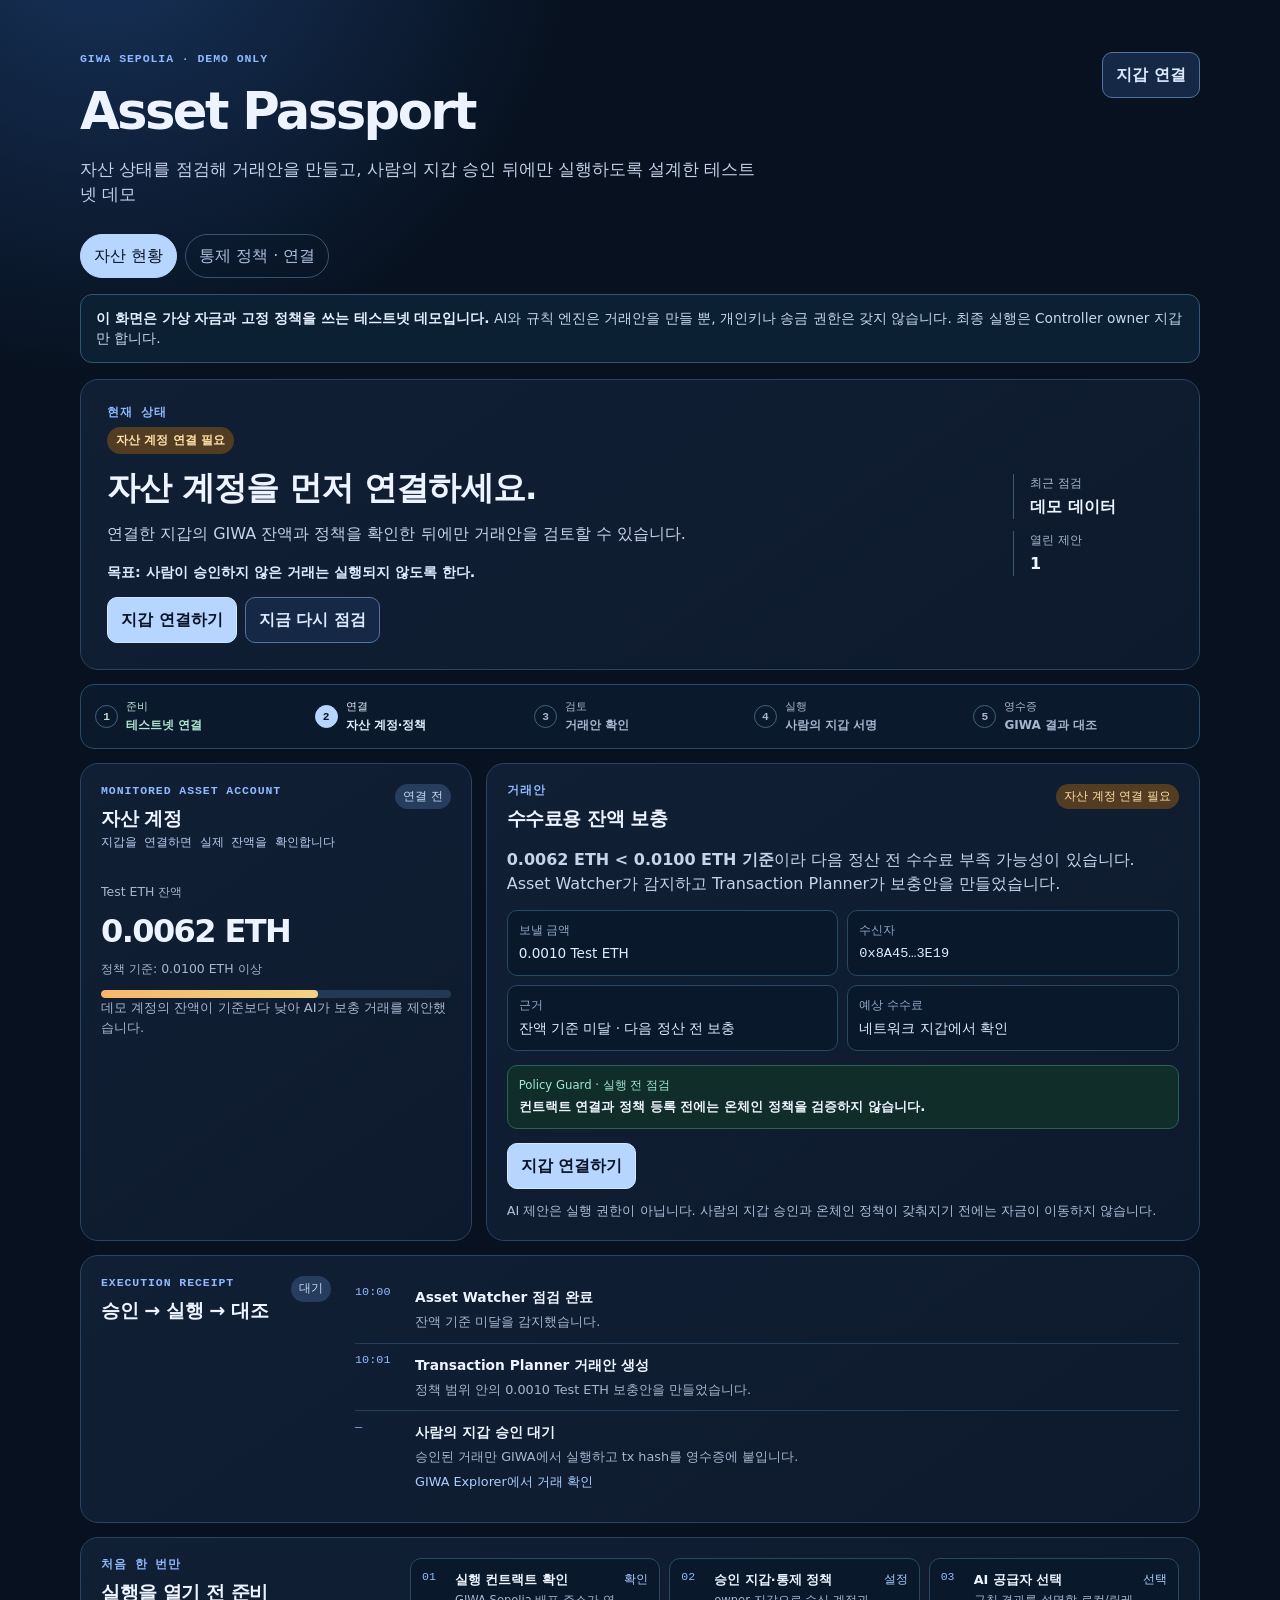
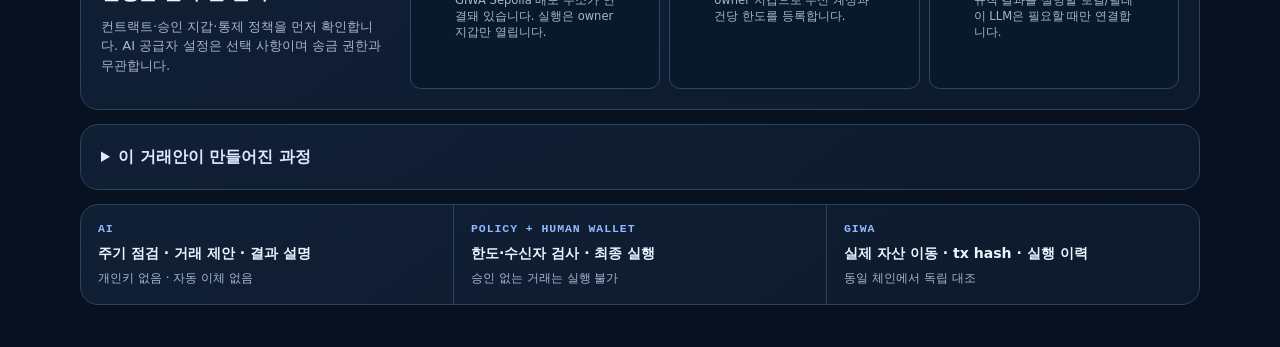
<file: app/index.html>
<!doctype html>
<html lang="ko">
  <head>
    <meta charset="UTF-8" />
    <meta name="viewport" content="width=device-width, initial-scale=1.0" />
    <meta name="description" content="Asset Passport, AI-assisted on-chain asset operations demo" />
    <title>Asset Passport — On-chain AssetOps</title>
    <link rel="stylesheet" href="styles.css" />
  </head>
  <body>
    <main class="shell" data-view="operations">
      <header class="topbar">
        <div>
          <p class="eyebrow">GIWA Sepolia · Demo only</p>
          <h1>Asset Passport</h1>
          <p class="subtitle">자산 상태를 점검해 거래안을 만들고, 사람의 지갑 승인 뒤에만 실행하도록 설계한 테스트넷 데모</p>
        </div>
        <button id="wallet-button" class="button secondary" type="button">지갑 연결</button>
      </header>

      <nav class="view-tabs" aria-label="Asset Passport 화면">
        <button class="view-tab active" type="button" data-view="operations" aria-pressed="true">자산 현황</button>
        <button class="view-tab" type="button" data-view="settings" aria-pressed="false">통제 정책 · 연결</button>
      </nav>

      <aside class="notice">
        <strong>이 화면은 가상 자금과 고정 정책을 쓰는 테스트넷 데모입니다.</strong> AI와 규칙 엔진은 거래안을 만들 뿐, 개인키나 송금 권한은 갖지 않습니다. 최종 실행은 Controller owner 지갑만 합니다.
      </aside>

      <section class="operations-only hero" aria-labelledby="hero-title">
        <div>
          <p class="eyebrow">현재 상태</p>
          <p id="hero-state" class="state waiting">자산 계정 연결 필요</p>
          <h2 id="hero-title">자산 계정을 먼저 연결하세요.</h2>
          <p id="hero-copy">연결한 지갑이 Controller owner인지 확인한 뒤에만 온체인 정책과 거래안을 검토합니다.</p>
          <p class="hero-goal">목표: 사람이 승인하지 않은 거래는 실행되지 않도록 한다.</p>
          <div class="hero-actions">
            <button id="hero-primary-action" class="button primary" type="button">준비 사항 보기</button>
            <button id="run-watcher" class="button secondary" type="button">지금 다시 점검</button>
          </div>
        </div>
        <dl class="hero-metric"><div><dt>최근 점검</dt><dd id="last-scan">데모 데이터</dd></div><div><dt>열린 제안</dt><dd id="proposal-count">1</dd></div></dl>
      </section>

      <section class="operations-only journey-rail" aria-label="거래 진행 상태">
        <ol>
          <li data-journey-phase="prepare"><span>1</span><div><small>준비</small><strong>테스트넷 연결</strong></div></li>
          <li data-journey-phase="connect"><span>2</span><div><small>연결</small><strong>자산 계정·정책</strong></div></li>
          <li data-journey-phase="review"><span>3</span><div><small>검토</small><strong>거래안 확인</strong></div></li>
          <li data-journey-phase="execute"><span>4</span><div><small>실행</small><strong>사람의 지갑 서명</strong></div></li>
          <li data-journey-phase="receipt"><span>5</span><div><small>영수증</small><strong>GIWA 결과 대조</strong></div></li>
        </ol>
      </section>

      <section class="operations-only dashboard" aria-label="온체인 자산 통제 현황">
        <article class="panel balance-panel">
          <div class="panel-heading"><div><p class="eyebrow">Monitored asset account</p><h2>자산 계정</h2></div><span id="wallet-state" class="chip">연결 전</span></div>
          <p id="account-address" class="address">지갑을 연결하면 실제 잔액을 확인합니다</p>
          <div class="balance"><span>Test ETH 잔액</span><strong id="wallet-balance">0.0062 ETH</strong><small>정책 기준: 0.0100 ETH 이상</small></div>
          <div class="meter" aria-label="잔액 정책 기준 대비"><span id="balance-meter"></span></div>
          <p id="balance-note" class="muted">데모 계정의 잔액이 기준보다 낮아 AI가 보충 거래를 제안했습니다.</p>
        </article>

        <article id="proposal-card" class="panel proposal-panel" tabindex="-1">
          <div class="panel-heading"><div><p class="eyebrow">거래안</p><h2>수수료용 잔액 보충</h2></div><span id="proposal-state" class="chip warning">준비 중</span></div>
          <p class="proposal-summary"><strong>0.0062 ETH &lt; 0.0100 ETH 기준</strong>이라 다음 정산 전 수수료 부족 가능성이 있습니다. Asset Watcher가 감지하고 Transaction Planner가 보충안을 만들었습니다.</p>
          <dl class="proposal-facts">
            <div><dt>보낼 금액</dt><dd id="proposal-amount">0.0010 Test ETH</dd></div>
            <div><dt>수신자</dt><dd id="proposal-recipient" class="address">0x8A45…3E19</dd></div>
            <div><dt>근거</dt><dd>잔액 기준 미달 · 다음 정산 전 보충</dd></div>
            <div><dt>예상 수수료</dt><dd>네트워크 지갑에서 확인</dd></div>
          </dl>
          <div class="policy-check"><span id="policy-check-state">Policy Guard · 실행 전 점검</span><strong id="policy-check-detail">컨트랙트 연결 전에는 온체인 정책을 검증하지 않습니다.</strong></div>
          <div class="proposal-actions"><button id="approve-proposal" class="button primary" type="button">테스트넷 준비 사항 보기</button><button id="reject-proposal" class="button secondary" type="button" hidden>이번 제안 보류</button></div>
          <p id="proposal-result" class="result" aria-live="polite">AI 제안은 실행 권한이 아닙니다. 사람의 지갑 승인과 온체인 정책이 갖춰지기 전에는 자금이 이동하지 않습니다.</p>
        </article>
      </section>

      <section class="operations-only receipt panel" aria-labelledby="receipt-title">
        <div class="panel-heading"><div><p class="eyebrow">Execution receipt</p><h2 id="receipt-title">승인 → 실행 → 대조</h2></div><span id="receipt-state" class="chip">대기</span></div>
        <ol id="receipt-timeline" class="timeline">
          <li><time>10:00</time><div><strong>Asset Watcher 점검 완료</strong><p>잔액 기준 미달을 감지했습니다.</p></div></li>
          <li><time>10:01</time><div><strong>Transaction Planner 거래안 생성</strong><p>정책 범위 안의 0.0010 Test ETH 보충안을 만들었습니다.</p></div></li>
          <li><time id="execution-time">—</time><div><strong id="execution-title">사람의 지갑 승인 대기</strong><p id="execution-detail">승인된 거래만 GIWA에서 실행하고 tx hash를 영수증에 붙입니다.</p><a id="receipt-explorer" class="receipt-link" hidden target="_blank" rel="noreferrer">GIWA Explorer에서 거래 확인</a></div></li>
        </ol>
      </section>

      <section id="onboarding" class="operations-only onboarding panel" aria-labelledby="onboarding-title">
        <div><p class="eyebrow">처음 한 번만</p><h2 id="onboarding-title">실행을 열기 전 준비</h2><p class="muted">컨트랙트·승인 지갑·통제 정책을 먼저 확인합니다. AI 공급자 설정은 선택 사항이며 송금 권한과 무관합니다.</p></div>
        <ol><li><span>01</span><div><strong>실행 컨트랙트 확인</strong><small>GIWA Sepolia 배포 주소가 연결돼 있습니다. 실행은 owner 지갑만 열립니다.</small></div><button class="text-button setup-link" data-setup="deployment" type="button">확인</button></li><li><span>02</span><div><strong>승인 지갑·통제 정책</strong><small>owner 지갑으로 수신 계정과 건당 한도를 등록합니다.</small></div><button class="text-button setup-link" data-setup="policy" type="button">설정</button></li><li><span>03</span><div><strong>AI 공급자 선택</strong><small>규칙 결과를 설명할 로컬/릴레이 LLM은 필요할 때만 연결합니다.</small></div><button class="text-button setup-link" data-setup="ai" type="button">선택</button></li></ol>
      </section>

      <details class="operations-only agent-details panel">
        <summary>이 거래안이 만들어진 과정</summary>
        <section class="agent-strip" aria-label="에이전트 역할">
          <article><svg class="agent-icon"><use href="assets/assetops-icons.svg#watcher"></use></svg><div><small>01 · Asset Watcher</small><strong>지갑 잔액과 예정 지급을 점검</strong><p id="watcher-status">수수료용 잔액이 설정 기준 아래입니다.</p></div><button id="watcher-run" class="text-button" type="button">다시 점검</button></article>
          <article><svg class="agent-icon"><use href="assets/assetops-icons.svg#planner"></use></svg><div><small>02 · Transaction Planner</small><strong>정책 안에서 거래안 작성</strong><p>수신자·금액·근거·예상 수수료를 정리합니다.</p></div></article>
          <article><svg class="agent-icon muted-icon"><use href="assets/assetops-icons.svg#proof"></use></svg><div><small>03 · Proof Keeper</small><strong>실행 결과를 대조하고 영수증 생성</strong><p id="proof-status">승인 뒤 GIWA 거래를 확인합니다.</p></div></article>
        </section>
      </details>

      <section class="settings-only settings-grid" aria-label="Asset Passport 설정">
        <article class="panel">
          <p class="eyebrow">Account & network</p><h2>자산 계정과 GIWA</h2>
          <dl class="settings-list"><div><dt>연결 지갑</dt><dd id="settings-account">연결 전</dd></div><div><dt>네트워크</dt><dd id="network-name">GIWA Sepolia 확인 전</dd></div><div><dt>실행 컨트랙트</dt><dd id="controller-address" class="address">연결 후 확인</dd></div><div><dt>실행 승인 지갑</dt><dd id="controller-owner" class="address">연결 후 조회</dd></div></dl>
          <button id="settings-wallet-button" class="button secondary" type="button">지갑 연결 및 네트워크 확인</button>
          <p class="muted">개인키·복구 구문은 입력받지 않습니다. MVP에서는 테스트 자금만 사용합니다.</p>
        </article>
        <article id="policy-settings" class="panel">
          <p class="eyebrow">Policy guard</p><h2><svg class="inline-icon"><use href="assets/assetops-icons.svg#policy"></use></svg>사람이 정한 실행 규칙</h2>
          <dl class="settings-list"><div><dt>건당 한도</dt><dd>0.005 Test ETH</dd></div><div><dt>승인된 수신 계정</dt><dd>보충 계정 1개</dd></div><div><dt>온체인 정책</dt><dd id="policy-contract-state">연결 후 조회</dd></div><div><dt>자동 실행</dt><dd>사용 안 함</dd></div><div><dt>검사 주기</dt><dd>매일 09:00 · 실제 스케줄러 연결 전</dd></div></dl>
          <button id="register-policy" class="button secondary" type="button">지갑으로 정책 등록</button>
          <p id="policy-result" class="result" aria-live="polite">Controller owner 지갑이 수신 계정과 한도를 등록합니다.</p>
          <p class="muted">정책 검사는 LLM이 아니라 결정적 규칙 엔진이 수행합니다. 서비스 환경에서는 서버 스케줄러가 Watcher를 호출합니다.</p>
        </article>
        <article id="ai-settings" class="panel ai-settings">
          <p class="eyebrow">AI supplier & agents</p><h2>AI는 제안하고 설명합니다</h2>
          <label>현재 공급자<select id="ai-provider"><option value="rules">내장 규칙 엔진 · LLM 미사용</option><option value="ollama">로컬 Ollama · 이 기기</option><option value="relay">외부 AI 보안 릴레이</option></select></label>
          <label>공급자 주소<input id="ai-endpoint" type="url" inputmode="url" placeholder="로컬: http://127.0.0.1:11434 / 릴레이: https://…" /></label>
          <label>모델 또는 공급자 설명<input id="ai-model" type="text" placeholder="예: llama3.2:3b" /></label>
          <div class="agent-roles"><div><strong>Asset Watcher</strong><span>잔액·일정·미확정 거래 점검</span></div><div><strong>Transaction Planner</strong><span>거래안과 근거 작성</span></div><div><strong>Proof Keeper</strong><span>GIWA 결과 대조·영수증 정리</span></div></div>
          <div class="settings-actions"><button id="save-ai-settings" class="button secondary" type="button">AI 설정 저장</button><button id="test-ai-connection" class="button secondary" type="button">연결 확인</button></div>
          <p id="ai-settings-result" class="result" aria-live="polite">LLM은 설명·요약을 보조합니다. 승인·한도 검사·송금 권한은 갖지 않습니다.</p>
        </article>
      </section>

      <section class="operations-only boundaries panel" aria-label="권한과 데이터 경계">
        <div><p class="eyebrow">AI</p><strong>주기 점검 · 거래 제안 · 결과 설명</strong><span>개인키 없음 · 자동 이체 없음</span></div>
        <div><p class="eyebrow">Policy + human wallet</p><strong>한도·수신자 검사 · 최종 실행</strong><span>승인 없는 거래는 실행 불가</span></div>
        <div><p class="eyebrow">GIWA</p><strong>실제 자산 이동 · tx hash · 실행 이력</strong><span>동일 체인에서 독립 대조</span></div>
      </section>
    </main>
    <script src="config.js"></script>
    <script type="module" src="app.js"></script>
  </body>
</html>
</file>
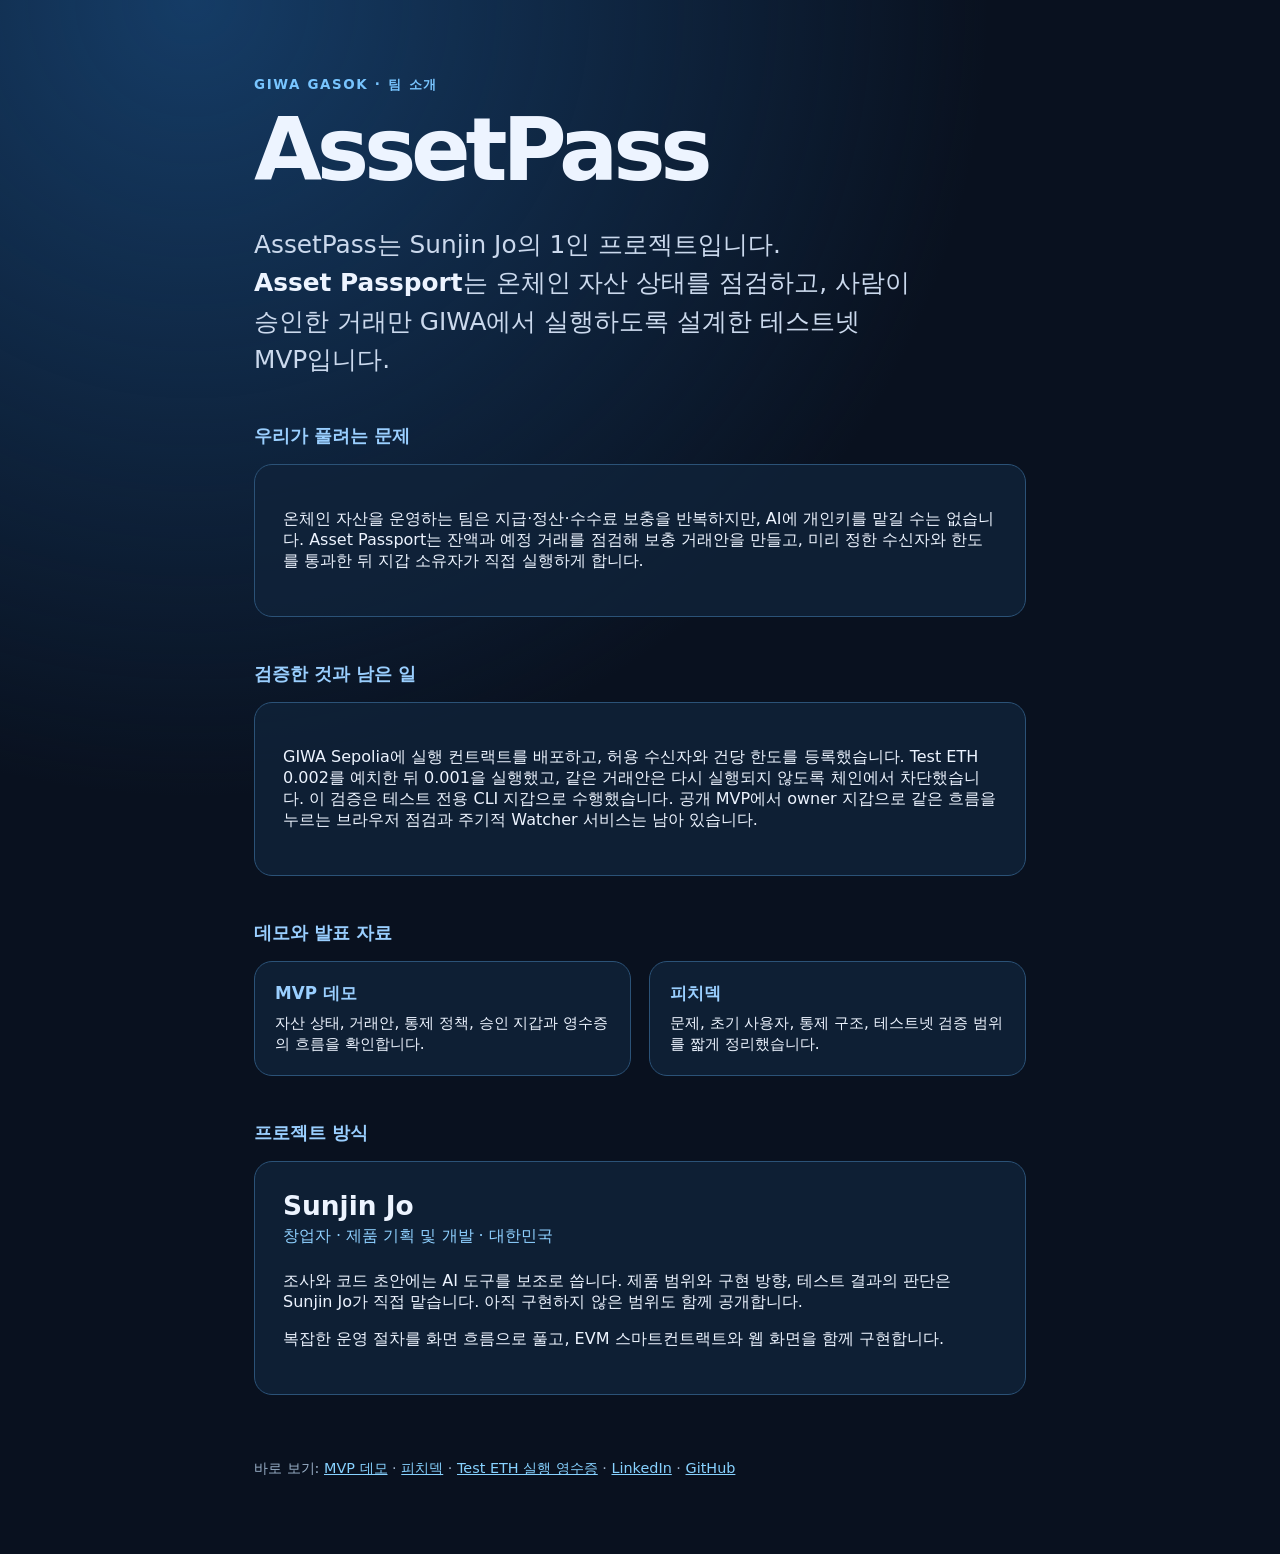
<file: docs/index.html>
<!doctype html>
<html lang="ko">
  <head>
    <meta charset="utf-8" />
    <meta name="viewport" content="width=device-width, initial-scale=1" />
    <meta name="description" content="AssetPass 팀 소개 — GIWA 테스트넷 AI 기반 온체인 자산 통제 서비스 Asset Passport." />
    <title>AssetPass — 팀 소개</title>
    <style>
      :root { color-scheme: dark; font-family: Inter, ui-sans-serif, system-ui, -apple-system, BlinkMacSystemFont, "Segoe UI", sans-serif; background: #09111f; color: #edf4ff; }
      *, *::before, *::after { box-sizing: border-box; }
      body { margin: 0; overflow-x: hidden; background: radial-gradient(circle at 15% 0%, #153c66, transparent 42%), #09111f; }
      main { width: min(100%, 820px); margin: 0 auto; padding: 76px 24px; }
      .eyebrow { color: #78c5ff; font-weight: 700; font-size: .84rem; letter-spacing: .12em; text-transform: uppercase; }
      h1 { font-size: clamp(2.6rem, 9vw, 5.5rem); margin: .25rem 0 1rem; letter-spacing: -.06em; }
      h2 { margin-top: 2.8rem; font-size: 1.1rem; color: #9acfff; }
      .lead { font-size: clamp(1.2rem, 2vw, 1.55rem); line-height: 1.55; max-width: 700px; color: #cbd9ed; word-break: keep-all; overflow-wrap: break-word; }
      .product-name { color: #edf4ff; font-weight: 750; white-space: nowrap; }
      .card { min-width: 0; margin-top: 1rem; padding: 28px; border: 1px solid #2b5277; border-radius: 18px; background: rgba(16, 35, 58, .78); }
      .visual-grid { display: grid; grid-template-columns: 1fr 1fr; gap: 18px; margin-top: 1rem; }
      .visual-card { display: block; overflow: hidden; border: 1px solid #2b5277; border-radius: 18px; background: rgba(16, 35, 58, .78); color: inherit; text-decoration: none; }
      .visual-card img { display: block; width: 100%; height: 250px; object-fit: cover; object-position: top; border-bottom: 1px solid #2b5277; }
      .visual-copy { padding: 20px; } .visual-copy strong { color: #9acfff; font-size: 1.05rem; } .visual-copy p { margin: 8px 0 0; font-size: .95rem; overflow-wrap: anywhere; }
      .name { margin: 0; font-size: 1.65rem; }
      .role { margin: .35rem 0 1.5rem; color: #8ed0ff; }
      dl { display: grid; grid-template-columns: 150px 1fr; gap: 14px 24px; margin: 0; line-height: 1.55; }
      dt { color: #9cb2ca; } dd { margin: 0; }
      ul { margin: .5rem 0 0; padding-left: 1.1rem; line-height: 1.7; }
      a { color: #87d2ff; } footer { color: #9cb2ca; margin-top: 4rem; font-size: .9rem; }
      @media (max-width: 700px) {
        main { padding: 48px 20px; }
        .card { padding: 20px; }
        .visual-grid { grid-template-columns: 1fr; }
        .card p, .lead { overflow-wrap: anywhere; }
      }
    </style>
  </head>
  <body>
    <main>
      <div class="eyebrow">GIWA GASOK · 팀 소개</div>
      <h1>AssetPass</h1>
      <p class="lead">AssetPass는 Sunjin Jo의 1인 프로젝트입니다. <span class="product-name">Asset Passport</span>는 온체인 자산 상태를 점검하고, 사람이 승인한 거래만 GIWA에서 실행하도록 설계한 테스트넷 MVP입니다.</p>

      <h2>우리가 풀려는 문제</h2>
      <section class="card">
        <p>온체인 자산을 운영하는 팀은 지급·정산·수수료 보충을 반복하지만, AI에 개인키를 맡길 수는 없습니다. Asset Passport는 잔액과 예정 거래를 점검해 보충 거래안을 만들고, 미리 정한 수신자와 한도를 통과한 뒤 지갑 소유자가 직접 실행하게 합니다.</p>
      </section>

      <h2>검증한 것과 남은 일</h2>
      <section class="card">
        <p>GIWA Sepolia에 실행 컨트랙트를 배포하고, 허용 수신자와 건당 한도를 등록했습니다. Test ETH 0.002를 예치한 뒤 0.001을 실행했고, 같은 거래안은 다시 실행되지 않도록 체인에서 차단했습니다. 이 검증은 테스트 전용 CLI 지갑으로 수행했습니다. 공개 MVP에서 owner 지갑으로 같은 흐름을 누르는 브라우저 점검과 주기적 Watcher 서비스는 남아 있습니다.</p>
      </section>

      <h2>데모와 발표 자료</h2>
      <section class="visual-grid" aria-label="Asset Passport 시각 자료">
        <a class="visual-card" href="mvp/">
          <div class="visual-copy"><strong>MVP 데모</strong><p>자산 상태, 거래안, 통제 정책, 승인 지갑과 영수증의 흐름을 확인합니다.</p></div>
        </a>
        <a class="visual-card" href="pitch-deck.html">
          <div class="visual-copy"><strong>피치덱</strong><p>문제, 초기 사용자, 통제 구조, 테스트넷 검증 범위를 짧게 정리했습니다.</p></div>
        </a>
      </section>

      <h2>프로젝트 방식</h2>
      <section class="card" aria-label="팀원 프로필">
        <h3 class="name">Sunjin Jo</h3>
        <p class="role">창업자 · 제품 기획 및 개발 · 대한민국</p>
        <p>조사와 코드 초안에는 AI 도구를 보조로 씁니다. 제품 범위와 구현 방향, 테스트 결과의 판단은 Sunjin Jo가 직접 맡습니다. 아직 구현하지 않은 범위도 함께 공개합니다.</p>
        <p>복잡한 운영 절차를 화면 흐름으로 풀고, EVM 스마트컨트랙트와 웹 화면을 함께 구현합니다.</p>
      </section>

      <footer>바로 보기: <a href="mvp/">MVP 데모</a> · <a href="pitch-deck.html">피치덱</a> · <a href="https://sepolia-explorer.giwa.io/tx/0xfc67718e69ac3bdcba54b18057f39eb9b1c51099195b91328a8eccd47b989871">Test ETH 실행 영수증</a> · <a href="https://www.linkedin.com/in/redsunjin/">LinkedIn</a> · <a href="https://github.com/redsunjin">GitHub</a></footer>
    </main>
  </body>
</html>
</file>
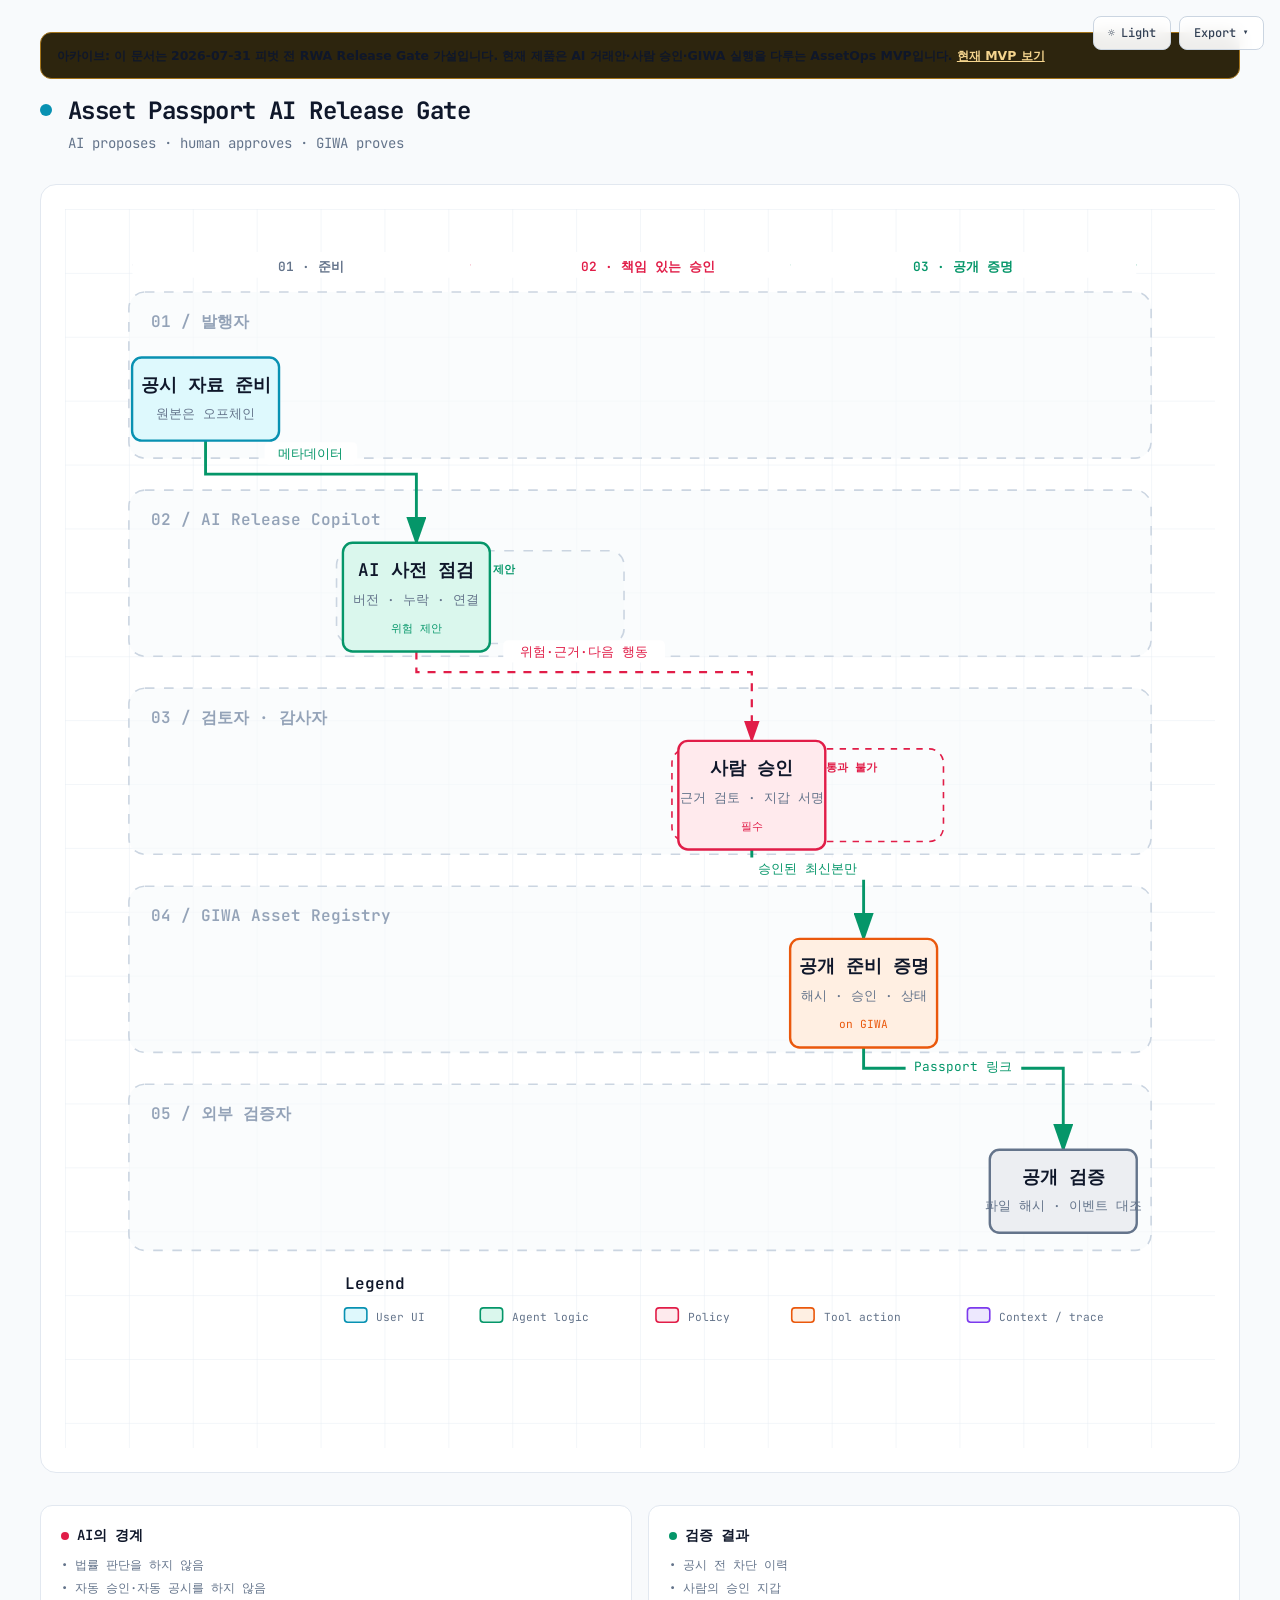
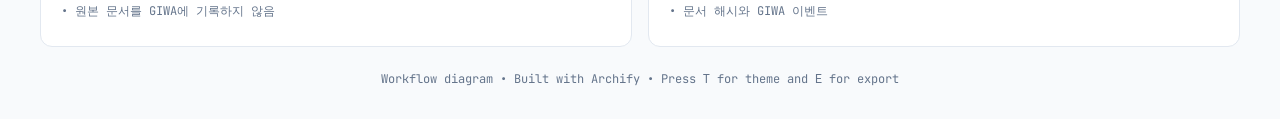
<file: docs/ai-release-gate-workflow.html>
<!DOCTYPE html>
<html lang="en" data-theme="dark">
<head>
  <meta charset="UTF-8">
  <meta name="viewport" content="width=device-width, initial-scale=1.0">
  <meta name="generator" content="archify 2.10.0">
  <title>Archive — Asset Passport AI Release Gate</title>
  <script>
    // Resolve the theme before first paint so light-preference users don't
    // see a dark flash. The toolbar script below re-applies with UI state.
    (function () {
      try {
        var theme = null;
        try {
          var param = new URLSearchParams(window.location.search).get('theme');
          if (param === 'light' || param === 'dark') theme = param;
        } catch (_) {}
        if (!theme) {
          try { theme = localStorage.getItem('archify-theme'); } catch (_) {}
        }
        if (theme !== 'light' && theme !== 'dark') {
          theme = window.matchMedia('(prefers-color-scheme: light)').matches ? 'light' : 'dark';
        }
        document.documentElement.setAttribute('data-theme', theme);
      } catch (_) {}
    })();
  </script>
  <!-- Async font load: a blackholed network must not block first paint.
       The body font stack falls back to system monospace until it lands. -->
  <link rel="preconnect" href="https://fonts.gstatic.com" crossorigin>
  <link href="https://fonts.googleapis.com/css2?family=JetBrains+Mono:wght@400;500;600;700&display=swap"
        rel="stylesheet" media="print" onload="this.media='all'">
  <noscript>
    <link href="https://fonts.googleapis.com/css2?family=JetBrains+Mono:wght@400;500;600;700&display=swap" rel="stylesheet">
  </noscript>
  <style>
    /* ==========================================================
       THEME VARIABLES — switch by toggling [data-theme] on <html>
       ========================================================== */
    :root,
    [data-theme="dark"] {
      --bg: #020617;
      --grid: #1e293b;
      --text: #ffffff;
      --text-muted: #94a3b8;
      --text-dim: #475569;
      /* UI chrome (menu hints, footer) needs more contrast than SVG .t-dim accents */
      --text-faint: #7d8da1;

      --panel: rgba(15, 23, 42, 0.5);
      --panel-border: #1e293b;
      --lane-fill: rgba(15, 23, 42, 0.22);
      --lane-stroke: #334155;

      --arrow: #64748b;
      --arrow-emphasis: #34d399;

      /* Opaque mask color used behind semi-transparent component fills
         so the arrows drawn underneath are properly hidden. */
      --mask: #0f172a;

      --frontend-fill:    rgba(8, 51, 68, 0.4);
      --frontend-stroke:  #22d3ee;
      --backend-fill:     rgba(6, 78, 59, 0.4);
      --backend-stroke:   #34d399;
      --database-fill:    rgba(76, 29, 149, 0.4);
      --database-stroke:  #a78bfa;
      --cloud-fill:       rgba(120, 53, 15, 0.3);
      --cloud-stroke:     #fbbf24;
      --security-fill:    rgba(136, 19, 55, 0.4);
      --security-stroke:  #fb7185;
      --messagebus-fill:  rgba(251, 146, 60, 0.3);
      --messagebus-stroke:#fb923c;
      --external-fill:    rgba(30, 41, 59, 0.5);
      --external-stroke:  #94a3b8;

      --toolbar-bg:       rgba(15, 23, 42, 0.8);
      --toolbar-border:   #334155;
      --toolbar-text:     #e2e8f0;
      --toolbar-hover:    rgba(15, 23, 42, 0.95);
      --toolbar-menu-bg:  #0f172a;
    }

    [data-theme="light"] {
      --bg: #f8fafc;
      --grid: #e2e8f0;
      --text: #0f172a;
      --text-muted: #64748b;
      --text-dim: #94a3b8;
      --text-faint: #64748b;

      --panel: #ffffff;
      --panel-border: #e2e8f0;
      --lane-fill: rgba(248, 250, 252, 0.65);
      --lane-stroke: #cbd5e1;

      --arrow: #94a3b8;
      --arrow-emphasis: #059669;

      --mask: #ffffff;

      --frontend-fill:    rgba(34, 211, 238, 0.15);
      --frontend-stroke:  #0891b2;
      --backend-fill:     rgba(52, 211, 153, 0.18);
      --backend-stroke:   #059669;
      --database-fill:    rgba(167, 139, 250, 0.2);
      --database-stroke:  #7c3aed;
      --cloud-fill:       rgba(251, 191, 36, 0.18);
      --cloud-stroke:     #d97706;
      --security-fill:    rgba(251, 113, 133, 0.15);
      --security-stroke:  #e11d48;
      --messagebus-fill:  rgba(251, 146, 60, 0.15);
      --messagebus-stroke:#ea580c;
      --external-fill:    rgba(148, 163, 184, 0.18);
      --external-stroke:  #64748b;

      --toolbar-bg:       rgba(255, 255, 255, 0.92);
      --toolbar-border:   #cbd5e1;
      --toolbar-text:     #334155;
      --toolbar-hover:    #ffffff;
      --toolbar-menu-bg:  #ffffff;
    }

    * { margin: 0; padding: 0; box-sizing: border-box; }

    body {
      font-family: 'JetBrains Mono', ui-monospace, SFMono-Regular, Menlo, Consolas, 'DejaVu Sans Mono', 'Liberation Mono', 'Noto Sans Mono CJK SC', 'PingFang SC', 'Hiragino Sans GB', 'Microsoft YaHei', monospace;
      background: var(--bg);
      min-height: 100vh;
      padding: 2rem;
      color: var(--text);
      transition: background 0.2s ease, color 0.2s ease;
    }

    .container { max-width: 1200px; margin: 0 auto; }

    .archive-note { margin: 0 0 1rem; padding: .8rem 1rem; border: 1px solid #a4741a; border-radius: .7rem; color: var(--text); background: #2d250e; font: 600 .78rem/1.55 system-ui, sans-serif; }
    .archive-note a { color: #f5d58e; }

    .header { margin-bottom: 2rem; }

    .header-row {
      display: flex;
      align-items: center;
      gap: 1rem;
      margin-bottom: 0.5rem;
    }

    .pulse-dot {
      width: 12px;
      height: 12px;
      background: var(--frontend-stroke);
      border-radius: 50%;
      animation: pulse 2s infinite;
    }

    @keyframes pulse {
      0%, 100% { opacity: 1; }
      50% { opacity: 0.5; }
    }

    h1 {
      font-size: 1.5rem;
      font-weight: 700;
      letter-spacing: -0.025em;
    }

    .subtitle {
      color: var(--text-muted);
      font-size: 0.875rem;
      margin-left: 1.75rem;
    }

    .diagram-container {
      background: var(--panel);
      border-radius: 1rem;
      border: 1px solid var(--panel-border);
      padding: 1.5rem;
      overflow-x: auto;
    }

    svg {
      width: 100%;
      min-width: min(900px, 100%);
      display: block;
    }

    .cards {
      display: grid;
      grid-template-columns: repeat(auto-fit, minmax(280px, 1fr));
      gap: 1rem;
      margin-top: 2rem;
    }

    .card {
      background: var(--panel);
      border-radius: 0.75rem;
      border: 1px solid var(--panel-border);
      padding: 1.25rem;
    }

    .card-header {
      display: flex;
      align-items: center;
      gap: 0.5rem;
      margin-bottom: 0.75rem;
    }

    .card-dot {
      width: 8px;
      height: 8px;
      border-radius: 50%;
    }

    .card-dot.cyan     { background: var(--frontend-stroke); }
    .card-dot.emerald  { background: var(--backend-stroke); }
    .card-dot.violet   { background: var(--database-stroke); }
    .card-dot.amber    { background: var(--cloud-stroke); }
    .card-dot.rose     { background: var(--security-stroke); }
    .card-dot.orange   { background: var(--messagebus-stroke); }
    .card-dot.slate    { background: var(--external-stroke); }

    .card h3 { font-size: 0.875rem; font-weight: 600; color: var(--text); }

    .card ul {
      list-style: none;
      color: var(--text-muted);
      font-size: 0.75rem;
    }

    .card li { margin-bottom: 0.375rem; }

    .footer {
      text-align: center;
      margin-top: 1.5rem;
      color: var(--text-faint);
      font-size: 0.75rem;
    }

    /* ==========================================================
       Print stylesheet — hide interactive controls, force light,
       drop the grid so the diagram doesn't waste ink, use landscape
       so wide diagrams fit, pack summary cards into 2 columns to
       avoid an orphan card on a trailing page.
       ========================================================== */
    @page { size: landscape; margin: 1.5cm; }

    @media print {
      /* Force the FULL light palette — including component fills/strokes and
         lane/arrow colors — so printing from dark theme doesn't put neon
         strokes and translucent dark fills on white paper. */
      :root, [data-theme="dark"], [data-theme="light"] {
        --bg: #ffffff;
        --grid: transparent;
        --panel: #ffffff;
        --panel-border: #e2e8f0;
        --text: #0f172a;
        --text-muted: #475569;
        --text-dim: #94a3b8;
        --text-faint: #64748b;
        --mask: #ffffff;
        --lane-fill: rgba(248, 250, 252, 0.65);
        --lane-stroke: #cbd5e1;
        --arrow: #94a3b8;
        --arrow-emphasis: #059669;
        --frontend-fill:    rgba(34, 211, 238, 0.15);
        --frontend-stroke:  #0891b2;
        --backend-fill:     rgba(52, 211, 153, 0.18);
        --backend-stroke:   #059669;
        --database-fill:    rgba(167, 139, 250, 0.2);
        --database-stroke:  #7c3aed;
        --cloud-fill:       rgba(251, 191, 36, 0.18);
        --cloud-stroke:     #d97706;
        --security-fill:    rgba(251, 113, 133, 0.15);
        --security-stroke:  #e11d48;
        --messagebus-fill:  rgba(251, 146, 60, 0.15);
        --messagebus-stroke:#ea580c;
        --external-fill:    rgba(148, 163, 184, 0.18);
        --external-stroke:  #64748b;
      }
      body { background: #ffffff !important; padding: 0; }
      .container { max-width: none; }
      .toolbar, .archify-toast, .no-print { display: none !important; }
      .diagram-container, .card { box-shadow: none; border-color: #e2e8f0; }
      .cards { grid-template-columns: 1fr 1fr; }
      /* Ensure elements break sensibly across pages */
      .card { break-inside: avoid; page-break-inside: avoid; }
      .diagram-container { break-inside: avoid; page-break-inside: avoid; }
      h1, .subtitle { color: #0f172a; }
    }

    /* ==========================================================
       TOOLBAR (theme toggle + export menu)
       ========================================================== */
    .toolbar {
      position: fixed;
      top: 1rem;
      right: 1rem;
      display: flex;
      gap: 0.5rem;
      z-index: 100;
    }
    .toolbar button {
      background: var(--toolbar-bg);
      color: var(--toolbar-text);
      border: 1px solid var(--toolbar-border);
      padding: 0.5rem 0.875rem;
      border-radius: 0.5rem;
      font-family: inherit;
      font-size: 0.75rem;
      font-weight: 500;
      cursor: pointer;
      backdrop-filter: blur(8px);
      transition: background 0.15s, border-color 0.15s;
      display: inline-flex;
      align-items: center;
      gap: 0.375rem;
    }
    .toolbar button:hover {
      background: var(--toolbar-hover);
      border-color: var(--arrow);
    }
    .toolbar button:focus-visible {
      outline: 2px solid var(--frontend-stroke);
      outline-offset: 2px;
    }
    .toolbar .export-wrap { position: relative; }
    .toolbar .export-menu {
      position: absolute;
      top: calc(100% + 0.375rem);
      right: 0;
      background: var(--toolbar-menu-bg);
      border: 1px solid var(--toolbar-border);
      border-radius: 0.5rem;
      padding: 0.375rem;
      min-width: 160px;
      display: none;
      flex-direction: column;
      box-shadow: 0 4px 20px rgba(0,0,0,0.25);
    }
    .toolbar .export-menu.open { display: flex; }
    .toolbar .export-menu button {
      background: transparent;
      border: 0;
      justify-content: space-between;
      width: 100%;
      text-align: left;
      padding: 0.5rem 0.75rem;
    }
    .toolbar .export-menu button:hover {
      background: var(--toolbar-hover);
    }
    .toolbar .export-menu .hint {
      color: var(--text-faint);
      font-size: 0.625rem;
    }
    .toolbar .export-menu hr {
      border: 0;
      border-top: 1px solid var(--toolbar-border);
      margin: 0.25rem 0.375rem;
      opacity: 0.5;
    }

    /* Toast — brief feedback for actions like "copied" */
    .archify-toast {
      position: fixed;
      top: 1rem;
      left: 50%;
      transform: translateX(-50%) translateY(-8px);
      background: var(--toolbar-menu-bg);
      color: var(--text);
      border: 1px solid var(--toolbar-border);
      padding: 0.5rem 1rem;
      border-radius: 0.5rem;
      font-family: inherit;
      font-size: 0.75rem;
      opacity: 0;
      transition: opacity 0.2s, transform 0.2s;
      z-index: 200;
      pointer-events: none;
      box-shadow: 0 4px 20px rgba(0,0,0,0.25);
    }
    .archify-toast.show {
      opacity: 1;
      transform: translateX(-50%) translateY(0);
    }

    @media (max-width: 720px) {
      body { padding: 1rem; }
      .toolbar {
        position: static;
        justify-content: flex-end;
        margin-bottom: 1rem;
      }
      .header { margin-bottom: 1.25rem; }
      .header-row {
        gap: 0.75rem;
        align-items: flex-start;
      }
      h1 {
        font-size: 1.25rem;
        line-height: 1.25;
      }
      .subtitle {
        margin-left: 0;
        font-size: 0.8125rem;
        line-height: 1.55;
      }
      .diagram-container {
        padding: 0.75rem;
        border-radius: 0.75rem;
      }
      .cards {
        grid-template-columns: 1fr;
        margin-top: 1rem;
      }
    }

    /* ==========================================================
       SVG SEMANTIC CLASSES — use these instead of inline fill/stroke
       ========================================================== */
    .c-grid       { stroke: var(--grid); fill: none; }
    .c-mask       { fill: var(--mask); stroke: none; }

    .c-frontend   { fill: var(--frontend-fill);   stroke: var(--frontend-stroke); }
    .c-backend    { fill: var(--backend-fill);    stroke: var(--backend-stroke); }
    .c-database   { fill: var(--database-fill);   stroke: var(--database-stroke); }
    .c-cloud      { fill: var(--cloud-fill);      stroke: var(--cloud-stroke); }
    .c-security   { fill: var(--security-fill);   stroke: var(--security-stroke); }
    .c-messagebus { fill: var(--messagebus-fill); stroke: var(--messagebus-stroke); }
    .c-external   { fill: var(--external-fill);   stroke: var(--external-stroke); }

    /* Text helpers */
    .t-primary { fill: var(--text); }
    .t-muted   { fill: var(--text-muted); }
    .t-dim     { fill: var(--text-dim); }
    .t-frontend   { fill: var(--frontend-stroke); }
    .t-backend    { fill: var(--backend-stroke); }
    .t-database   { fill: var(--database-stroke); }
    .t-cloud      { fill: var(--cloud-stroke); }
    .t-security   { fill: var(--security-stroke); }
    .t-messagebus { fill: var(--messagebus-stroke); }
    .t-external   { fill: var(--external-stroke); }

    /* Arrows */
    .a-default   { stroke: var(--arrow); fill: none; }
    .a-emphasis  { stroke: var(--arrow-emphasis); fill: none; }
    .a-security  { stroke: var(--security-stroke); fill: none; stroke-dasharray: 5,5; }
    .a-dashed    { stroke: var(--database-stroke); fill: none; stroke-dasharray: 4,4; }

    /* Arrowhead markers reference these */
    .m-default   { fill: var(--arrow); }
    .m-emphasis  { fill: var(--arrow-emphasis); }
    .m-security  { fill: var(--security-stroke); }
    .m-dashed    { fill: var(--database-stroke); }

    /* Dashed boundary variants */
    .c-security-group { fill: transparent; stroke: var(--security-stroke); stroke-dasharray: 4,4; }
    .c-region         { fill: rgba(251, 191, 36, 0.05); stroke: var(--cloud-stroke); stroke-dasharray: 8,4; }
    .c-lane           { fill: var(--lane-fill); stroke: var(--lane-stroke); stroke-dasharray: 6,6; }

    /* Optional trace animation, enabled only by meta.animation = "trace".
       Static diagrams do not carry data-animation and render exactly as before. */
    svg[data-animation="trace"] [data-animate="edge"] {
      stroke-dasharray: 10 8;
      stroke-dashoffset: 54;
      animation: archify-edge-flow 2.4s linear infinite;
      animation-delay: calc(var(--step, 0) * 160ms);
    }
    svg[data-animation="trace"] [data-animate="node"] {
      transform-box: fill-box;
      transform-origin: center;
      animation: archify-node-pulse 3.6s ease-in-out infinite;
      animation-delay: calc(var(--step, 0) * 160ms);
    }
    @keyframes archify-edge-flow {
      to { stroke-dashoffset: 0; }
    }
    @keyframes archify-node-pulse {
      0%, 72%, 100% { filter: none; stroke-width: 1.5; }
      18%, 36% {
        filter: drop-shadow(0 0 8px var(--arrow-emphasis));
        stroke-width: 2.4;
      }
    }
    @media (prefers-reduced-motion: reduce) {
      svg[data-animation="trace"] [data-animate] {
        animation: none !important;
        stroke-dashoffset: 0;
      }
    }
  </style>
</head>
<body>
  <!-- Toolbar: theme toggle + export menu (present on every generated diagram)
       Keyboard: T toggles theme, E opens export menu (when no input focused) -->
  <div class="toolbar" role="toolbar" aria-label="Diagram actions">
    <button id="btn-theme" type="button"
            title="Toggle theme (T)"
            aria-label="Toggle color theme"
            aria-pressed="false">
      <span id="theme-icon" aria-hidden="true">&#9790;</span>
      <span id="theme-label">Dark</span>
    </button>
    <div class="export-wrap">
      <button id="btn-export" type="button"
              title="Export diagram (E)"
              aria-label="Export diagram"
              aria-haspopup="menu"
              aria-expanded="false"
              aria-controls="export-menu">
        Export <span aria-hidden="true">&#9662;</span>
      </button>
      <div class="export-menu" id="export-menu" role="menu" aria-label="Export">
        <button data-action="copy"  type="button" role="menuitem" tabindex="-1">Copy to clipboard <span class="hint">PNG</span></button>
        <hr role="separator">
        <button data-format="png"   type="button" role="menuitem" tabindex="-1">Download PNG</button>
        <button data-format="jpeg"  type="button" role="menuitem" tabindex="-1">Download JPEG</button>
        <button data-format="webp"  type="button" role="menuitem" tabindex="-1">Download WebP</button>
        <hr role="separator">
        <button data-format="svg"   type="button" role="menuitem" tabindex="-1">Download SVG <span class="hint">vector</span></button>
      </div>
    </div>
  </div>

  <div class="container">
    <p class="archive-note">아카이브: 이 문서는 2026-07-31 피벗 전 RWA Release Gate 가설입니다. 현재 제품은 AI 거래안·사람 승인·GIWA 실행을 다루는 AssetOps MVP입니다. <a href="mvp/">현재 MVP 보기</a></p>
    <!-- Header -->
    <div class="header">
      <div class="header-row">
        <div class="pulse-dot"></div>
        <h1>Asset Passport AI Release Gate</h1>
      </div>
      <p class="subtitle">AI proposes · human approves · GIWA proves</p>
    </div>

    <!-- Main Diagram -->
    <div class="diagram-container">
      <svg viewBox="0 0 720 776" role="img" aria-label="Asset Passport AI Release Gate — AI proposes · human approves · GIWA proves (workflow diagram)">
        <!-- Definitions -->
        <defs>
          <marker id="arrowhead" markerWidth="10" markerHeight="7" refX="9" refY="3.5" orient="auto">
            <polygon points="0 0, 10 3.5, 0 7" class="m-default" />
          </marker>
          <marker id="arrowhead-emphasis" markerWidth="10" markerHeight="7" refX="9" refY="3.5" orient="auto">
            <polygon points="0 0, 10 3.5, 0 7" class="m-emphasis" />
          </marker>
          <marker id="arrowhead-security" markerWidth="10" markerHeight="7" refX="9" refY="3.5" orient="auto">
            <polygon points="0 0, 10 3.5, 0 7" class="m-security" />
          </marker>
          <marker id="arrowhead-dashed" markerWidth="10" markerHeight="7" refX="9" refY="3.5" orient="auto">
            <polygon points="0 0, 10 3.5, 0 7" class="m-dashed" />
          </marker>
          <pattern id="grid" width="40" height="40" patternUnits="userSpaceOnUse">
            <path d="M 40 0 L 0 0 0 40" class="c-grid" stroke-width="0.5"/>
          </pattern>
        </defs>

        <!-- Background Grid -->
        <rect width="100%" height="100%" fill="url(#grid)" />

        <!-- Swimlanes -->
        <rect x="40" y="52" width="640" height="104" rx="10" class="c-lane" stroke-width="1"/>
        <text x="54" y="74" class="t-dim" font-size="10" font-weight="600">01 / 발행자</text>

        <rect x="40" y="176" width="640" height="104" rx="10" class="c-lane" stroke-width="1"/>
        <text x="54" y="198" class="t-dim" font-size="10" font-weight="600">02 / AI Release Copilot</text>

        <rect x="40" y="300" width="640" height="104" rx="10" class="c-lane" stroke-width="1"/>
        <text x="54" y="322" class="t-dim" font-size="10" font-weight="600">03 / 검토자 · 감사자</text>

        <rect x="40" y="424" width="640" height="104" rx="10" class="c-lane" stroke-width="1"/>
        <text x="54" y="446" class="t-dim" font-size="10" font-weight="600">04 / GIWA Asset Registry</text>

        <rect x="40" y="548" width="640" height="104" rx="10" class="c-lane" stroke-width="1"/>
        <text x="54" y="570" class="t-dim" font-size="10" font-weight="600">05 / 외부 검증자</text>

        <!-- Phase headers -->
        <line x1="42" y1="35" x2="266" y2="35" class="a-default" stroke-width="1.1"/>
        <rect x="42" y="27" width="224" height="16" rx="4" class="c-mask"/>
        <text x="154" y="39" class="t-muted" font-size="8" font-weight="600" text-anchor="middle">01 · 준비</text>
        <line x1="254" y1="35" x2="476" y2="35" class="a-security" stroke-width="1.1"/>
        <rect x="254" y="27" width="222" height="16" rx="4" class="c-mask"/>
        <text x="365" y="39" class="t-security" font-size="8" font-weight="600" text-anchor="middle">02 · 책임 있는 승인</text>
        <line x1="454" y1="35" x2="671" y2="35" class="a-emphasis" stroke-width="1.1"/>
        <rect x="454" y="27" width="217" height="16" rx="4" class="c-mask"/>
        <text x="562.5" y="39" class="t-backend" font-size="8" font-weight="600" text-anchor="middle">03 · 공개 증명</text>

        <!-- Workflow groups -->
        <rect x="170" y="214" width="180" height="58" rx="9" class="c-lane" stroke-width="1"/>
        <text x="180" y="228" class="t-backend" font-size="7" font-weight="600">AI는 위험과 다음 행동만 제안</text>
        <rect x="380" y="338" width="170" height="58" rx="9" class="c-security-group" stroke-width="1"/>
        <text x="390" y="352" class="t-security" font-size="7" font-weight="600">사람의 지갑 승인 없이는 통과 불가</text>

        <!-- Edge paths -->
        <path d="M 88 145 L 88 166 L 220 166 L 220 209" class="a-emphasis" stroke-width="1.8" marker-end="url(#arrowhead-emphasis)"/>
        <path d="M 220 277 L 220 290 L 430 290 L 430 333" class="a-security" stroke-width="1.4" marker-end="url(#arrowhead-security)"/>
        <path d="M 430 401 L 430 414 L 500 414 L 500 457" class="a-emphasis" stroke-width="1.8" marker-end="url(#arrowhead-emphasis)"/>
        <path d="M 500 525 L 500 538 L 625 538 L 625 589" class="a-emphasis" stroke-width="1.8" marker-end="url(#arrowhead-emphasis)"/>

        <!-- Nodes -->
        <rect x="42" y="93" width="92" height="52" rx="6" class="c-mask"/>
        <rect x="42" y="93" width="92" height="52" rx="6" class="c-frontend" stroke-width="1.5"/>
        <text x="88" y="114" class="t-primary" font-size="11" font-weight="600" text-anchor="middle">공시 자료 준비</text>
        <text x="88" y="131" class="t-muted" font-size="8" text-anchor="middle">원본은 오프체인</text>

        <rect x="174" y="209" width="92" height="68" rx="6" class="c-mask"/>
        <rect x="174" y="209" width="92" height="68" rx="6" class="c-backend" stroke-width="1.5"/>
        <text x="220" y="230" class="t-primary" font-size="11" font-weight="600" text-anchor="middle">AI 사전 점검</text>
        <text x="220" y="247" class="t-muted" font-size="8" text-anchor="middle">버전 · 누락 · 연결</text>
        <text x="220" y="265" class="t-backend" font-size="7" text-anchor="middle">위험 제안</text>

        <rect x="384" y="333" width="92" height="68" rx="6" class="c-mask"/>
        <rect x="384" y="333" width="92" height="68" rx="6" class="c-security" stroke-width="1.5"/>
        <text x="430" y="354" class="t-primary" font-size="11" font-weight="600" text-anchor="middle">사람 승인</text>
        <text x="430" y="371" class="t-muted" font-size="8" text-anchor="middle">근거 검토 · 지갑 서명</text>
        <text x="430" y="389" class="t-security" font-size="7" text-anchor="middle">필수</text>

        <rect x="454" y="457" width="92" height="68" rx="6" class="c-mask"/>
        <rect x="454" y="457" width="92" height="68" rx="6" class="c-messagebus" stroke-width="1.5"/>
        <text x="500" y="478" class="t-primary" font-size="11" font-weight="600" text-anchor="middle">공개 준비 증명</text>
        <text x="500" y="495" class="t-muted" font-size="8" text-anchor="middle">해시 · 승인 · 상태</text>
        <text x="500" y="513" class="t-messagebus" font-size="7" text-anchor="middle">on GIWA</text>

        <rect x="579" y="589" width="92" height="52" rx="6" class="c-mask"/>
        <rect x="579" y="589" width="92" height="52" rx="6" class="c-external" stroke-width="1.5"/>
        <text x="625" y="610" class="t-primary" font-size="11" font-weight="600" text-anchor="middle">공개 검증</text>
        <text x="625" y="627" class="t-muted" font-size="8" text-anchor="middle">파일 해시 · 이벤트 대조</text>

        <!-- Edge labels -->
        <rect x="125" y="146" width="58" height="14" rx="3" class="c-mask"/>
        <text x="154" y="156" class="t-backend" font-size="8" text-anchor="middle">메타데이터</text>
        <rect x="274.4" y="270" width="101.2" height="14" rx="3" class="c-mask"/>
        <text x="325" y="280" class="t-security" font-size="8" text-anchor="middle">위험·근거·다음 행동</text>
        <rect x="424" y="406" width="82" height="14" rx="3" class="c-mask"/>
        <text x="465" y="416" class="t-backend" font-size="8" text-anchor="middle">승인된 최신본만</text>
        <rect x="526.3" y="530" width="72.4" height="14" rx="3" class="c-mask"/>
        <text x="562.5" y="540" class="t-backend" font-size="8" text-anchor="middle">Passport 링크</text>

        <!-- Legend -->
        <text x="175" y="676" class="t-primary" font-size="10" font-weight="600">Legend</text>
        <rect x="175" y="688" width="14" height="9" rx="2" class="c-frontend" stroke-width="1"/>
        <text x="195" y="696" class="t-muted" font-size="7">User UI</text>
        <rect x="260" y="688" width="14" height="9" rx="2" class="c-backend" stroke-width="1"/>
        <text x="280" y="696" class="t-muted" font-size="7">Agent logic</text>
        <rect x="370" y="688" width="14" height="9" rx="2" class="c-security" stroke-width="1"/>
        <text x="390" y="696" class="t-muted" font-size="7">Policy</text>
        <rect x="455" y="688" width="14" height="9" rx="2" class="c-messagebus" stroke-width="1"/>
        <text x="475" y="696" class="t-muted" font-size="7">Tool action</text>
        <rect x="565" y="688" width="14" height="9" rx="2" class="c-database" stroke-width="1"/>
        <text x="585" y="696" class="t-muted" font-size="7">Context / trace</text>
      </svg>
    </div>

    <!-- Info Cards -->
    <div class="cards">
      <div class="card">
        <div class="card-header">
          <div class="card-dot rose"></div>
          <h3>AI의 경계</h3>
        </div>
        <ul>
          <li>&bull; 법률 판단을 하지 않음</li>
          <li>&bull; 자동 승인·자동 공시를 하지 않음</li>
          <li>&bull; 원본 문서를 GIWA에 기록하지 않음</li>
        </ul>
      </div>

      <div class="card">
        <div class="card-header">
          <div class="card-dot emerald"></div>
          <h3>검증 결과</h3>
        </div>
        <ul>
          <li>&bull; 공시 전 차단 이력</li>
          <li>&bull; 사람의 승인 지갑</li>
          <li>&bull; 문서 해시와 GIWA 이벤트</li>
        </ul>
      </div>
    </div>

    <!-- Footer -->
    <p class="footer">
      Workflow diagram &bull; Built with Archify<span class="no-print"> &bull; Press <kbd>T</kbd> for theme and <kbd>E</kbd> for export</span>
    </p>
  </div>

  <script>
    /* ============================================================
       Theme toggle — persists to localStorage, respects system pref
       ============================================================ */
    var Archify = {};

    Archify.theme = (function () {
      var STORAGE_KEY = 'archify-theme';
      var html = document.documentElement;
      var btn = document.getElementById('btn-theme');
      var icon = document.getElementById('theme-icon');
      var label = document.getElementById('theme-label');

      // localStorage can throw (blocked cookies, sandboxed iframes); the whole
      // script element dies on an uncaught error, so guard every access.
      function readStored() {
        try { return localStorage.getItem(STORAGE_KEY); } catch (_) { return null; }
      }
      function writeStored(value) {
        try { localStorage.setItem(STORAGE_KEY, value); } catch (_) {}
      }
      function urlOverride() {
        // URL param wins (useful for deterministic screenshots / share links)
        try {
          var param = new URLSearchParams(window.location.search).get('theme');
          if (param === 'light' || param === 'dark') return param;
        } catch (_) {}
        return null;
      }

      function resolveInitial() {
        var fromUrl = urlOverride();
        if (fromUrl) return fromUrl;
        var saved = readStored();
        if (saved === 'light' || saved === 'dark') return saved;
        return window.matchMedia('(prefers-color-scheme: light)').matches ? 'light' : 'dark';
      }

      function apply(theme) {
        html.setAttribute('data-theme', theme);
        icon.textContent = theme === 'dark' ? '\u263E' : '\u263C';
        label.textContent = theme === 'dark' ? 'Dark' : 'Light';
        btn.setAttribute('aria-pressed', theme === 'light' ? 'true' : 'false');
      }

      function toggle() {
        var next = html.getAttribute('data-theme') === 'dark' ? 'light' : 'dark';
        apply(next);
        writeStored(next);
      }

      apply(resolveInitial());
      btn.addEventListener('click', toggle);

      // Follow live OS theme changes while the user has no explicit preference.
      try {
        var media = window.matchMedia('(prefers-color-scheme: light)');
        var onChange = function (e) {
          var saved = readStored();
          if (urlOverride() || saved === 'light' || saved === 'dark') return;
          apply(e.matches ? 'light' : 'dark');
        };
        if (media.addEventListener) media.addEventListener('change', onChange);
        else if (media.addListener) media.addListener(onChange);
      } catch (_) {}

      return { toggle: toggle };
    })();

    /* ============================================================
       Export — PNG / JPEG / WebP / SVG (download) and Copy PNG (clipboard)

       Raster exports are always rendered at 4x source resolution for
       maximum sharpness. The trick: we set the serialized SVG's
       `width`/`height` to viewBox * 4 so the browser rasterizes the
       vectors at that resolution natively. drawImage then draws at
       the image's natural size (no upscaling = no blur).

       JPEG/WebP paint the current theme's background explicitly since
       those formats have no alpha channel.
       ============================================================ */
    (function () {
      var RASTER_SCALE = 4;

      function diagramFilename() {
        var title = (document.title || 'diagram')
          .replace(/\s+Architecture(\s+Diagram)?$/i, '')
          .replace(/\s+Diagram$/i, '')
          .trim();
        return title.replace(/[^a-z0-9_\-]+/gi, '-')
                    .toLowerCase()
                    .replace(/^-+|-+$/g, '') || 'diagram';
      }

      function currentBg() {
        return getComputedStyle(document.body).backgroundColor || '#ffffff';
      }

      /**
       * Serialize the main SVG into a standalone document.
       *
       * Two modes:
       * - Default (opts.autoTheme=false) — locks the serialized SVG to the
       *   viewer's current theme. Used by the raster pipeline
       *   (PNG/JPEG/WebP/clipboard) because canvas rasterization needs
       *   deterministic colors; a raster cannot react to
       *   prefers-color-scheme after encoding.
       * - autoTheme=true — emits BOTH dark and light variable sets plus a
       *   `@media (prefers-color-scheme)` rule so the resulting SVG
       *   self-themes when embedded in GitHub READMEs or other hosts that
       *   expose a color scheme. Used for "Download SVG".
       */
      function serializeSvg(scale, opts) {
        // scale: integer multiplier for intrinsic SVG pixel dimensions used by
        // the raster path. Defaults to 1 (natural size) for SVG download.
        scale = scale || 1;
        opts = opts || {};
        var autoTheme = opts.autoTheme === true;

        var svg = document.querySelector('.diagram-container svg');
        var clone = svg.cloneNode(true);

        var vb = svg.viewBox.baseVal;
        // Scale width/height so the browser rasterizes the vectors at target
        // resolution directly. viewBox stays unchanged so coordinates don't
        // shift. This is the key to sharp rasters — do NOT scale later via
        // canvas upscaling.
        clone.setAttribute('width', vb.width * scale);
        clone.setAttribute('height', vb.height * scale);
        clone.setAttribute('xmlns', 'http://www.w3.org/2000/svg');

        // Only the SVG-relevant rules: semantic classes, markers, and the
        // theme variable blocks. Toolbar/cards/print CSS can never apply
        // inside a standalone SVG and would only bloat the export.
        var hostStyle = (function () {
          var out = [];
          Array.prototype.forEach.call(document.styleSheets, function (sheet) {
            var rules;
            try { rules = sheet.cssRules; } catch (_) { return; } // cross-origin
            if (!rules) return;
            Array.prototype.forEach.call(rules, function (rule) {
              if (rule.type !== 1) return; // plain style rules only
              var sel = rule.selectorText || '';
              if (/(^|,)\s*(svg|:root|\[data-theme|\.c-|\.t-|\.a-|\.m-)/.test(sel)) {
                out.push(rule.cssText);
              }
            });
          });
          return out.join('\n');
        })();

        // Derive the variable list from the stylesheet so newly added theme
        // variables can never be missed by the export pipeline again
        // (--lane-fill/--lane-stroke once were).
        var varNames = (function () {
          var seen = {};
          var names = [];
          (hostStyle.match(/--[a-zA-Z0-9-]+(?=\s*:)/g) || []).forEach(function (n) {
            if (!seen[n]) { seen[n] = true; names.push(n); }
          });
          return names;
        })();

        // Resolve the full variable set for a given data-theme via an
        // off-DOM probe, independent of what the viewer is currently set to.
        function resolveVars(themeAttr) {
          var probe = document.createElement('div');
          probe.setAttribute('data-theme', themeAttr);
          probe.style.cssText = 'position:absolute;width:0;height:0;visibility:hidden;';
          document.body.appendChild(probe);
          try {
            var c = getComputedStyle(probe);
            return varNames.map(function (n) {
              return n + ': ' + c.getPropertyValue(n).trim() + ';';
            }).join(' ');
          } finally {
            document.body.removeChild(probe);
          }
        }

        // Prepend a local()-only @font-face block for each weight so that the
        // sandboxed image-rendering context used during PNG/JPEG/WebP export
        // can find JetBrains Mono if the user has it installed locally, and
        // falls through cleanly to the monospace stack otherwise. The usual
        // Google-Fonts <link> in the host document is unreachable from the
        // serialized SVG, so url()-sourced faces would just hang.
        var fontFallback = [400, 500, 600, 700].map(function (w) {
          return "@font-face { font-family: 'JetBrains Mono'; font-weight: " + w +
                 "; src: local('JetBrains Mono'), local('JetBrainsMono-Regular'); }";
        }).join('\n');

        var style = document.createElementNS('http://www.w3.org/2000/svg', 'style');
        var bgRect = document.createElementNS('http://www.w3.org/2000/svg', 'rect');
        bgRect.setAttribute('width', '100%');
        bgRect.setAttribute('height', '100%');

        if (autoTheme) {
          // Dual-theme SVG. Dark is the default (so hosts without
          // prefers-color-scheme still render), light swaps in via media
          // query, and svg[data-theme="..."] still lets downstream
          // consumers force a specific theme.
          var darkVars = resolveVars('dark');
          var lightVars = resolveVars('light');

          style.textContent =
            fontFallback + "\n" +
            "svg { font-family: 'JetBrains Mono', ui-monospace, SFMono-Regular, Menlo, Consolas, 'DejaVu Sans Mono', 'Liberation Mono', 'Noto Sans Mono CJK SC', 'PingFang SC', 'Hiragino Sans GB', 'Microsoft YaHei', monospace; }\n" +
            hostStyle + "\n" +
            ":root, svg { " + darkVars + " }\n" +
            "@media (prefers-color-scheme: light) { :root, svg { " + lightVars + " } }\n" +
            "svg[data-theme=\"light\"] { " + lightVars + " }\n" +
            "svg[data-theme=\"dark\"] { " + darkVars + " }\n" +
            "rect.c-bg-rect { fill: var(--bg); }\n";

          // Don't lock the serialized SVG to the viewer's current theme.
          clone.removeAttribute('data-theme');
          // Background follows the CSS variable, not a fixed color, so it
          // swaps with the media query.
          bgRect.setAttribute('class', 'c-bg-rect');
        } else {
          // Raster path: lock to the viewer's current theme.
          var theme = document.documentElement.getAttribute('data-theme') || 'dark';
          var themeHost = document.querySelector('[data-theme="' + theme + '"]') || document.documentElement;
          var computed = getComputedStyle(themeHost);
          var vars = varNames.map(function (n) {
            return n + ': ' + computed.getPropertyValue(n).trim() + ';';
          }).join(' ');

          // IMPORTANT: inject the resolved variables AFTER hostStyle,
          // otherwise hostStyle's ":root, [data-theme=\"dark\"] { ... }" rule
          // overrides our chosen theme via later-in-cascade equal-specificity.
          // Keep this order.
          style.textContent =
            fontFallback + "\n" +
            "svg { font-family: 'JetBrains Mono', ui-monospace, SFMono-Regular, Menlo, Consolas, 'DejaVu Sans Mono', 'Liberation Mono', 'Noto Sans Mono CJK SC', 'PingFang SC', 'Hiragino Sans GB', 'Microsoft YaHei', monospace; }\n" +
            hostStyle + "\n" +
            ":root, svg { " + vars + " }\n";

          bgRect.setAttribute('fill', computed.getPropertyValue('--bg').trim() || '#ffffff');
        }

        clone.insertBefore(style, clone.firstChild);
        clone.insertBefore(bgRect, style.nextSibling);

        return {
          svgString: new XMLSerializer().serializeToString(clone),
          width: vb.width * scale,
          height: vb.height * scale
        };
      }

      function download(blob, filename) {
        var url = URL.createObjectURL(blob);
        var a = document.createElement('a');
        a.href = url;
        a.download = filename;
        document.body.appendChild(a);
        a.click();
        a.remove();
        setTimeout(function () { URL.revokeObjectURL(url); }, 1000);
      }

      // Conservative upper bound on total canvas pixels. Older Safari on iOS
      // silently produces a blank canvas above ~16 Mpx; Chrome / Firefox /
      // desktop Safari are far higher but start failing on memory-constrained
      // devices. We pick the largest integer scale in {4,3,2,1} whose target
      // pixel count fits under this cap.
      var MAX_CANVAS_PIXELS = 16 * 1024 * 1024;

      function pickSafeScale(vbW, vbH) {
        for (var s = RASTER_SCALE; s >= 1; s--) {
          if (vbW * s * vbH * s <= MAX_CANVAS_PIXELS) return s;
        }
        return 1;
      }

      function rasterize(format) {
        // Serialize at a safe scale (RASTER_SCALE=4 by default, reduced if the
        // resulting canvas would exceed MAX_CANVAS_PIXELS). The SVG itself is
        // rasterized at target resolution natively; drawImage draws at natural
        // size — no upsampling blur.
        var svg = document.querySelector('.diagram-container svg');
        var vb = svg.viewBox.baseVal;
        var scale = pickSafeScale(vb.width, vb.height);
        var data = serializeSvg(scale);
        var svgBlob = new Blob([data.svgString], { type: 'image/svg+xml;charset=utf-8' });
        var svgUrl = URL.createObjectURL(svgBlob);

        return new Promise(function (resolve, reject) {
          var img = new Image();
          img.onload = function () {
            var canvas = document.createElement('canvas');
            canvas.width = data.width;
            canvas.height = data.height;
            var ctx = canvas.getContext('2d');
            if (format === 'jpeg') {
              ctx.fillStyle = currentBg();
              ctx.fillRect(0, 0, canvas.width, canvas.height);
            }
            // Draw at natural size — SVG was already rasterized at target res.
            ctx.drawImage(img, 0, 0);
            URL.revokeObjectURL(svgUrl);
            var mime = format === 'jpeg' ? 'image/jpeg' :
                       format === 'webp' ? 'image/webp' : 'image/png';
            var quality = format === 'png' ? undefined : 0.95;
            canvas.toBlob(function (blob) {
              if (!blob) reject(new Error('toBlob returned null for ' + format));
              else resolve(blob);
            }, mime, quality);
          };
          img.onerror = function (e) {
            URL.revokeObjectURL(svgUrl);
            reject(e);
          };
          img.src = svgUrl;
        });
      }

      var menu = document.getElementById('export-menu');
      var btn = document.getElementById('btn-export');
      var items = function () {
        return Array.prototype.slice.call(menu.querySelectorAll('button[role="menuitem"]'));
      };

      // ---- Clipboard support ----------------------------------------------
      function canCopyImage() {
        return typeof ClipboardItem !== 'undefined' &&
               navigator.clipboard &&
               typeof navigator.clipboard.write === 'function';
      }

      // ---- Raster format detection ----------------------------------------
      // canvas.toBlob('image/webp') silently returns a PNG on browsers without
      // WebP encoding (older Safari), so detect explicitly.
      function supports(format) {
        if (format === 'svg' || format === 'png') return true;
        var mime = format === 'jpeg' ? 'image/jpeg' : 'image/webp';
        try {
          var c = document.createElement('canvas');
          c.width = c.height = 2;
          return c.toDataURL(mime).indexOf('data:' + mime) === 0;
        } catch (_) { return false; }
      }

      // Gray out unsupported items.
      items().forEach(function (it) {
        if (it.dataset.format && !supports(it.dataset.format)) {
          it.disabled = true;
          it.title = 'Not supported by this browser';
          it.style.opacity = '0.5';
        }
        if (it.dataset.action === 'copy' && !canCopyImage()) {
          it.disabled = true;
          it.title = 'Clipboard image write not supported by this browser';
          it.style.opacity = '0.5';
        }
      });

      // ---- Toast ----------------------------------------------------------
      // A live region only announces CHANGES to an existing node, so the toast
      // element is created once up front and updated in place.
      var toastEl = document.createElement('div');
      toastEl.className = 'archify-toast';
      toastEl.setAttribute('role', 'status');
      document.body.appendChild(toastEl);
      var toastTimer = null;

      function toast(msg) {
        toastEl.textContent = '';
        requestAnimationFrame(function () {
          toastEl.textContent = msg;
          toastEl.classList.add('show');
        });
        clearTimeout(toastTimer);
        toastTimer = setTimeout(function () { toastEl.classList.remove('show'); }, 1500);
      }

      function open(focusLast) {
        menu.classList.add('open');
        btn.setAttribute('aria-expanded', 'true');
        var available = items().filter(function (i) { return !i.disabled; });
        var target = focusLast ? available[available.length - 1] : available[0];
        if (target) target.focus();
      }
      function close(focusTrigger) {
        menu.classList.remove('open');
        btn.setAttribute('aria-expanded', 'false');
        if (focusTrigger) btn.focus();
      }
      function isOpen() { return menu.classList.contains('open'); }

      btn.addEventListener('click', function (e) {
        e.stopPropagation();
        if (isOpen()) close(false);
        else open();
      });
      // APG menu-button pattern: ArrowDown/ArrowUp on the trigger opens the menu.
      btn.addEventListener('keydown', function (e) {
        if (e.key === 'ArrowDown' || e.key === 'ArrowUp') {
          e.preventDefault();
          if (!isOpen()) open(e.key === 'ArrowUp');
        }
      });
      document.addEventListener('click', function (e) {
        if (!menu.contains(e.target) && e.target !== btn) close(false);
      });

      // Keyboard navigation inside the menu.
      //   Menu items: Up/Down, Home/End.
      //   Esc closes + returns focus to trigger; Tab closes.
      menu.addEventListener('keydown', function (e) {
        if (e.key === 'Escape') { e.preventDefault(); close(true); return; }
        if (e.key === 'Tab')    { close(false); return; }

        var available = items().filter(function (i) { return !i.disabled; });
        var current = available.indexOf(document.activeElement);
        switch (e.key) {
          case 'ArrowDown':
            e.preventDefault();
            if (available.length) available[(current + 1 + available.length) % available.length].focus();
            break;
          case 'ArrowUp':
            e.preventDefault();
            if (available.length) available[(current - 1 + available.length) % available.length].focus();
            break;
          case 'Home':
            e.preventDefault();
            if (available[0]) available[0].focus();
            break;
          case 'End':
            e.preventDefault();
            if (available.length) available[available.length - 1].focus();
            break;
        }
      });

      function runExport(format) {
        var base = diagramFilename();
        close(true);
        return (format === 'svg'
          ? Promise.resolve(serializeSvg(1, { autoTheme: true })).then(function (d) {
              download(new Blob([d.svgString], { type: 'image/svg+xml;charset=utf-8' }), base + '.svg');
            })
          : rasterize(format).then(function (blob) {
              download(blob, base + '.' + format);
            })
        ).catch(function (err) {
          console.error(err);
          alert('Export failed: ' + (err && err.message ? err.message : format));
        });
      }

      function runCopy() {
        close(true);
        if (!canCopyImage()) {
          alert('Clipboard image write not supported in this browser.');
          return;
        }
        // WebKit requires ClipboardItem to be constructed synchronously inside
        // the user gesture — pass the pending Promise<Blob> as the item value.
        // Browsers that reject promise values throw synchronously; fall back
        // to awaiting the blob first (works in Chromium/Firefox).
        var blobPromise = rasterize('png');
        var writePromise;
        try {
          writePromise = navigator.clipboard.write([new ClipboardItem({ 'image/png': blobPromise })]);
        } catch (_) {
          writePromise = blobPromise.then(function (blob) {
            return navigator.clipboard.write([new ClipboardItem({ 'image/png': blob })]);
          });
        }
        return writePromise.then(function () {
          toast('Copied PNG to clipboard');
        }).catch(function (err) {
          console.error(err);
          alert('Copy failed: ' + (err && err.message ? err.message : 'unknown'));
        });
      }

      menu.addEventListener('click', function (e) {
        var copyBtn = e.target.closest('button[data-action="copy"]');
        if (copyBtn && !copyBtn.disabled) { runCopy(); return; }

        var formatBtn = e.target.closest('button[data-format]');
        if (formatBtn && !formatBtn.disabled) { runExport(formatBtn.dataset.format); }
      });

      Archify.exportMenu = { open: open, close: close, isOpen: isOpen, run: runExport };

      // Auto-open on page load for demo/screenshot purposes: ?openExport=1
      // Wait for fonts (so the menu doesn't flash before typography lands)
      // and paint before opening. Fallback timeout for browsers without the
      // Font Loading API.
      try {
        if (new URLSearchParams(window.location.search).get('openExport') === '1') {
          var openWhenReady = function () {
            requestAnimationFrame(function () { requestAnimationFrame(open); });
          };
          if (document.fonts && document.fonts.ready) {
            document.fonts.ready.then(openWhenReady);
          } else {
            setTimeout(openWhenReady, 200);
          }
        }
      } catch (_) {}
    })();

    /* ============================================================
       Global keyboard shortcuts
         T -> toggle theme
         E -> open export menu
       Ignored when focus is inside an input/textarea/contenteditable.
       ============================================================ */
    document.addEventListener('keydown', function (e) {
      if (e.metaKey || e.ctrlKey || e.altKey) return;
      var t = e.target;
      if (t && (t.tagName === 'INPUT' || t.tagName === 'TEXTAREA' || t.isContentEditable)) return;
      if (e.key === 't' || e.key === 'T') {
        e.preventDefault();
        Archify.theme.toggle();
      } else if (e.key === 'e' || e.key === 'E') {
        e.preventDefault();
        if (!Archify.exportMenu.isOpen()) Archify.exportMenu.open();
      }
    });
  </script>
</body>
</html>
</file>
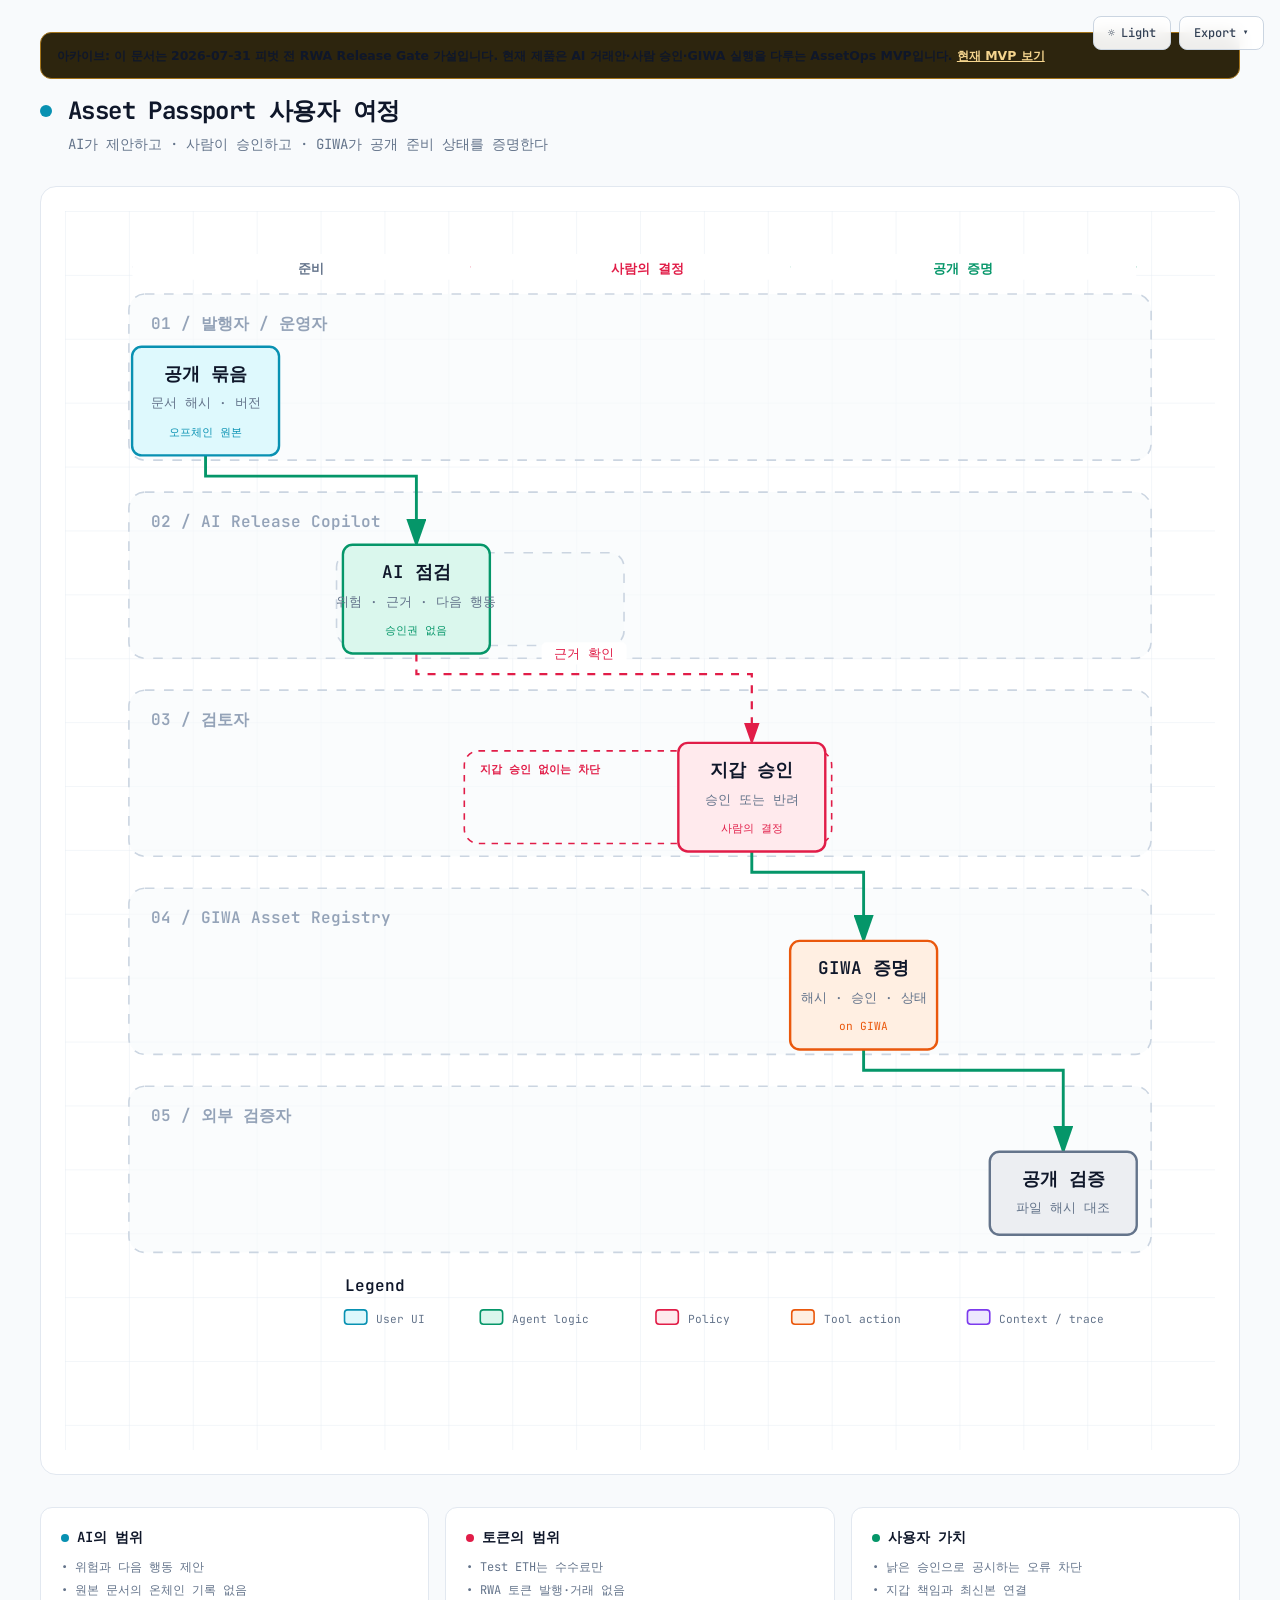
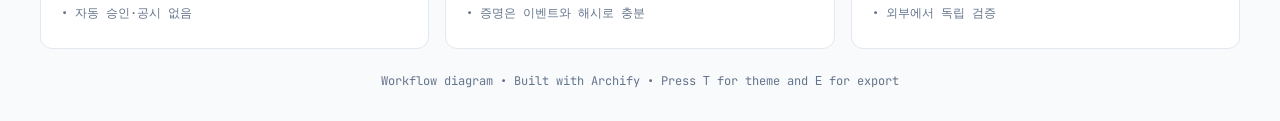
<file: docs/asset-passport-user-journey.html>
<!DOCTYPE html>
<html lang="en" data-theme="dark">
<head>
  <meta charset="UTF-8">
  <meta name="viewport" content="width=device-width, initial-scale=1.0">
  <meta name="generator" content="archify 2.10.0">
  <title>Archive — Asset Passport Release Gate 사용자 여정</title>
  <script>
    // Resolve the theme before first paint so light-preference users don't
    // see a dark flash. The toolbar script below re-applies with UI state.
    (function () {
      try {
        var theme = null;
        try {
          var param = new URLSearchParams(window.location.search).get('theme');
          if (param === 'light' || param === 'dark') theme = param;
        } catch (_) {}
        if (!theme) {
          try { theme = localStorage.getItem('archify-theme'); } catch (_) {}
        }
        if (theme !== 'light' && theme !== 'dark') {
          theme = window.matchMedia('(prefers-color-scheme: light)').matches ? 'light' : 'dark';
        }
        document.documentElement.setAttribute('data-theme', theme);
      } catch (_) {}
    })();
  </script>
  <!-- Async font load: a blackholed network must not block first paint.
       The body font stack falls back to system monospace until it lands. -->
  <link rel="preconnect" href="https://fonts.gstatic.com" crossorigin>
  <link href="https://fonts.googleapis.com/css2?family=JetBrains+Mono:wght@400;500;600;700&display=swap"
        rel="stylesheet" media="print" onload="this.media='all'">
  <noscript>
    <link href="https://fonts.googleapis.com/css2?family=JetBrains+Mono:wght@400;500;600;700&display=swap" rel="stylesheet">
  </noscript>
  <style>
    /* ==========================================================
       THEME VARIABLES — switch by toggling [data-theme] on <html>
       ========================================================== */
    :root,
    [data-theme="dark"] {
      --bg: #020617;
      --grid: #1e293b;
      --text: #ffffff;
      --text-muted: #94a3b8;
      --text-dim: #475569;
      /* UI chrome (menu hints, footer) needs more contrast than SVG .t-dim accents */
      --text-faint: #7d8da1;

      --panel: rgba(15, 23, 42, 0.5);
      --panel-border: #1e293b;
      --lane-fill: rgba(15, 23, 42, 0.22);
      --lane-stroke: #334155;

      --arrow: #64748b;
      --arrow-emphasis: #34d399;

      /* Opaque mask color used behind semi-transparent component fills
         so the arrows drawn underneath are properly hidden. */
      --mask: #0f172a;

      --frontend-fill:    rgba(8, 51, 68, 0.4);
      --frontend-stroke:  #22d3ee;
      --backend-fill:     rgba(6, 78, 59, 0.4);
      --backend-stroke:   #34d399;
      --database-fill:    rgba(76, 29, 149, 0.4);
      --database-stroke:  #a78bfa;
      --cloud-fill:       rgba(120, 53, 15, 0.3);
      --cloud-stroke:     #fbbf24;
      --security-fill:    rgba(136, 19, 55, 0.4);
      --security-stroke:  #fb7185;
      --messagebus-fill:  rgba(251, 146, 60, 0.3);
      --messagebus-stroke:#fb923c;
      --external-fill:    rgba(30, 41, 59, 0.5);
      --external-stroke:  #94a3b8;

      --toolbar-bg:       rgba(15, 23, 42, 0.8);
      --toolbar-border:   #334155;
      --toolbar-text:     #e2e8f0;
      --toolbar-hover:    rgba(15, 23, 42, 0.95);
      --toolbar-menu-bg:  #0f172a;
    }

    [data-theme="light"] {
      --bg: #f8fafc;
      --grid: #e2e8f0;
      --text: #0f172a;
      --text-muted: #64748b;
      --text-dim: #94a3b8;
      --text-faint: #64748b;

      --panel: #ffffff;
      --panel-border: #e2e8f0;
      --lane-fill: rgba(248, 250, 252, 0.65);
      --lane-stroke: #cbd5e1;

      --arrow: #94a3b8;
      --arrow-emphasis: #059669;

      --mask: #ffffff;

      --frontend-fill:    rgba(34, 211, 238, 0.15);
      --frontend-stroke:  #0891b2;
      --backend-fill:     rgba(52, 211, 153, 0.18);
      --backend-stroke:   #059669;
      --database-fill:    rgba(167, 139, 250, 0.2);
      --database-stroke:  #7c3aed;
      --cloud-fill:       rgba(251, 191, 36, 0.18);
      --cloud-stroke:     #d97706;
      --security-fill:    rgba(251, 113, 133, 0.15);
      --security-stroke:  #e11d48;
      --messagebus-fill:  rgba(251, 146, 60, 0.15);
      --messagebus-stroke:#ea580c;
      --external-fill:    rgba(148, 163, 184, 0.18);
      --external-stroke:  #64748b;

      --toolbar-bg:       rgba(255, 255, 255, 0.92);
      --toolbar-border:   #cbd5e1;
      --toolbar-text:     #334155;
      --toolbar-hover:    #ffffff;
      --toolbar-menu-bg:  #ffffff;
    }

    * { margin: 0; padding: 0; box-sizing: border-box; }

    body {
      font-family: 'JetBrains Mono', ui-monospace, SFMono-Regular, Menlo, Consolas, 'DejaVu Sans Mono', 'Liberation Mono', 'Noto Sans Mono CJK SC', 'PingFang SC', 'Hiragino Sans GB', 'Microsoft YaHei', monospace;
      background: var(--bg);
      min-height: 100vh;
      padding: 2rem;
      color: var(--text);
      transition: background 0.2s ease, color 0.2s ease;
    }

    .container { max-width: 1200px; margin: 0 auto; }

    .archive-note { margin: 0 0 1rem; padding: .8rem 1rem; border: 1px solid #a4741a; border-radius: .7rem; color: var(--text); background: #2d250e; font: 600 .78rem/1.55 system-ui, sans-serif; }
    .archive-note a { color: #f5d58e; }

    .header { margin-bottom: 2rem; }

    .header-row {
      display: flex;
      align-items: center;
      gap: 1rem;
      margin-bottom: 0.5rem;
    }

    .pulse-dot {
      width: 12px;
      height: 12px;
      background: var(--frontend-stroke);
      border-radius: 50%;
      animation: pulse 2s infinite;
    }

    @keyframes pulse {
      0%, 100% { opacity: 1; }
      50% { opacity: 0.5; }
    }

    h1 {
      font-size: 1.5rem;
      font-weight: 700;
      letter-spacing: -0.025em;
    }

    .subtitle {
      color: var(--text-muted);
      font-size: 0.875rem;
      margin-left: 1.75rem;
    }

    .diagram-container {
      background: var(--panel);
      border-radius: 1rem;
      border: 1px solid var(--panel-border);
      padding: 1.5rem;
      overflow-x: auto;
    }

    svg {
      width: 100%;
      min-width: min(900px, 100%);
      display: block;
    }

    .cards {
      display: grid;
      grid-template-columns: repeat(auto-fit, minmax(280px, 1fr));
      gap: 1rem;
      margin-top: 2rem;
    }

    .card {
      background: var(--panel);
      border-radius: 0.75rem;
      border: 1px solid var(--panel-border);
      padding: 1.25rem;
    }

    .card-header {
      display: flex;
      align-items: center;
      gap: 0.5rem;
      margin-bottom: 0.75rem;
    }

    .card-dot {
      width: 8px;
      height: 8px;
      border-radius: 50%;
    }

    .card-dot.cyan     { background: var(--frontend-stroke); }
    .card-dot.emerald  { background: var(--backend-stroke); }
    .card-dot.violet   { background: var(--database-stroke); }
    .card-dot.amber    { background: var(--cloud-stroke); }
    .card-dot.rose     { background: var(--security-stroke); }
    .card-dot.orange   { background: var(--messagebus-stroke); }
    .card-dot.slate    { background: var(--external-stroke); }

    .card h3 { font-size: 0.875rem; font-weight: 600; color: var(--text); }

    .card ul {
      list-style: none;
      color: var(--text-muted);
      font-size: 0.75rem;
    }

    .card li { margin-bottom: 0.375rem; }

    .footer {
      text-align: center;
      margin-top: 1.5rem;
      color: var(--text-faint);
      font-size: 0.75rem;
    }

    /* ==========================================================
       Print stylesheet — hide interactive controls, force light,
       drop the grid so the diagram doesn't waste ink, use landscape
       so wide diagrams fit, pack summary cards into 2 columns to
       avoid an orphan card on a trailing page.
       ========================================================== */
    @page { size: landscape; margin: 1.5cm; }

    @media print {
      /* Force the FULL light palette — including component fills/strokes and
         lane/arrow colors — so printing from dark theme doesn't put neon
         strokes and translucent dark fills on white paper. */
      :root, [data-theme="dark"], [data-theme="light"] {
        --bg: #ffffff;
        --grid: transparent;
        --panel: #ffffff;
        --panel-border: #e2e8f0;
        --text: #0f172a;
        --text-muted: #475569;
        --text-dim: #94a3b8;
        --text-faint: #64748b;
        --mask: #ffffff;
        --lane-fill: rgba(248, 250, 252, 0.65);
        --lane-stroke: #cbd5e1;
        --arrow: #94a3b8;
        --arrow-emphasis: #059669;
        --frontend-fill:    rgba(34, 211, 238, 0.15);
        --frontend-stroke:  #0891b2;
        --backend-fill:     rgba(52, 211, 153, 0.18);
        --backend-stroke:   #059669;
        --database-fill:    rgba(167, 139, 250, 0.2);
        --database-stroke:  #7c3aed;
        --cloud-fill:       rgba(251, 191, 36, 0.18);
        --cloud-stroke:     #d97706;
        --security-fill:    rgba(251, 113, 133, 0.15);
        --security-stroke:  #e11d48;
        --messagebus-fill:  rgba(251, 146, 60, 0.15);
        --messagebus-stroke:#ea580c;
        --external-fill:    rgba(148, 163, 184, 0.18);
        --external-stroke:  #64748b;
      }
      body { background: #ffffff !important; padding: 0; }
      .container { max-width: none; }
      .toolbar, .archify-toast, .no-print { display: none !important; }
      .diagram-container, .card { box-shadow: none; border-color: #e2e8f0; }
      .cards { grid-template-columns: 1fr 1fr; }
      /* Ensure elements break sensibly across pages */
      .card { break-inside: avoid; page-break-inside: avoid; }
      .diagram-container { break-inside: avoid; page-break-inside: avoid; }
      h1, .subtitle { color: #0f172a; }
    }

    /* ==========================================================
       TOOLBAR (theme toggle + export menu)
       ========================================================== */
    .toolbar {
      position: fixed;
      top: 1rem;
      right: 1rem;
      display: flex;
      gap: 0.5rem;
      z-index: 100;
    }
    .toolbar button {
      background: var(--toolbar-bg);
      color: var(--toolbar-text);
      border: 1px solid var(--toolbar-border);
      padding: 0.5rem 0.875rem;
      border-radius: 0.5rem;
      font-family: inherit;
      font-size: 0.75rem;
      font-weight: 500;
      cursor: pointer;
      backdrop-filter: blur(8px);
      transition: background 0.15s, border-color 0.15s;
      display: inline-flex;
      align-items: center;
      gap: 0.375rem;
    }
    .toolbar button:hover {
      background: var(--toolbar-hover);
      border-color: var(--arrow);
    }
    .toolbar button:focus-visible {
      outline: 2px solid var(--frontend-stroke);
      outline-offset: 2px;
    }
    .toolbar .export-wrap { position: relative; }
    .toolbar .export-menu {
      position: absolute;
      top: calc(100% + 0.375rem);
      right: 0;
      background: var(--toolbar-menu-bg);
      border: 1px solid var(--toolbar-border);
      border-radius: 0.5rem;
      padding: 0.375rem;
      min-width: 160px;
      display: none;
      flex-direction: column;
      box-shadow: 0 4px 20px rgba(0,0,0,0.25);
    }
    .toolbar .export-menu.open { display: flex; }
    .toolbar .export-menu button {
      background: transparent;
      border: 0;
      justify-content: space-between;
      width: 100%;
      text-align: left;
      padding: 0.5rem 0.75rem;
    }
    .toolbar .export-menu button:hover {
      background: var(--toolbar-hover);
    }
    .toolbar .export-menu .hint {
      color: var(--text-faint);
      font-size: 0.625rem;
    }
    .toolbar .export-menu hr {
      border: 0;
      border-top: 1px solid var(--toolbar-border);
      margin: 0.25rem 0.375rem;
      opacity: 0.5;
    }

    /* Toast — brief feedback for actions like "copied" */
    .archify-toast {
      position: fixed;
      top: 1rem;
      left: 50%;
      transform: translateX(-50%) translateY(-8px);
      background: var(--toolbar-menu-bg);
      color: var(--text);
      border: 1px solid var(--toolbar-border);
      padding: 0.5rem 1rem;
      border-radius: 0.5rem;
      font-family: inherit;
      font-size: 0.75rem;
      opacity: 0;
      transition: opacity 0.2s, transform 0.2s;
      z-index: 200;
      pointer-events: none;
      box-shadow: 0 4px 20px rgba(0,0,0,0.25);
    }
    .archify-toast.show {
      opacity: 1;
      transform: translateX(-50%) translateY(0);
    }

    @media (max-width: 720px) {
      body { padding: 1rem; }
      .toolbar {
        position: static;
        justify-content: flex-end;
        margin-bottom: 1rem;
      }
      .header { margin-bottom: 1.25rem; }
      .header-row {
        gap: 0.75rem;
        align-items: flex-start;
      }
      h1 {
        font-size: 1.25rem;
        line-height: 1.25;
      }
      .subtitle {
        margin-left: 0;
        font-size: 0.8125rem;
        line-height: 1.55;
      }
      .diagram-container {
        padding: 0.75rem;
        border-radius: 0.75rem;
      }
      .cards {
        grid-template-columns: 1fr;
        margin-top: 1rem;
      }
    }

    /* ==========================================================
       SVG SEMANTIC CLASSES — use these instead of inline fill/stroke
       ========================================================== */
    .c-grid       { stroke: var(--grid); fill: none; }
    .c-mask       { fill: var(--mask); stroke: none; }

    .c-frontend   { fill: var(--frontend-fill);   stroke: var(--frontend-stroke); }
    .c-backend    { fill: var(--backend-fill);    stroke: var(--backend-stroke); }
    .c-database   { fill: var(--database-fill);   stroke: var(--database-stroke); }
    .c-cloud      { fill: var(--cloud-fill);      stroke: var(--cloud-stroke); }
    .c-security   { fill: var(--security-fill);   stroke: var(--security-stroke); }
    .c-messagebus { fill: var(--messagebus-fill); stroke: var(--messagebus-stroke); }
    .c-external   { fill: var(--external-fill);   stroke: var(--external-stroke); }

    /* Text helpers */
    .t-primary { fill: var(--text); }
    .t-muted   { fill: var(--text-muted); }
    .t-dim     { fill: var(--text-dim); }
    .t-frontend   { fill: var(--frontend-stroke); }
    .t-backend    { fill: var(--backend-stroke); }
    .t-database   { fill: var(--database-stroke); }
    .t-cloud      { fill: var(--cloud-stroke); }
    .t-security   { fill: var(--security-stroke); }
    .t-messagebus { fill: var(--messagebus-stroke); }
    .t-external   { fill: var(--external-stroke); }

    /* Arrows */
    .a-default   { stroke: var(--arrow); fill: none; }
    .a-emphasis  { stroke: var(--arrow-emphasis); fill: none; }
    .a-security  { stroke: var(--security-stroke); fill: none; stroke-dasharray: 5,5; }
    .a-dashed    { stroke: var(--database-stroke); fill: none; stroke-dasharray: 4,4; }

    /* Arrowhead markers reference these */
    .m-default   { fill: var(--arrow); }
    .m-emphasis  { fill: var(--arrow-emphasis); }
    .m-security  { fill: var(--security-stroke); }
    .m-dashed    { fill: var(--database-stroke); }

    /* Dashed boundary variants */
    .c-security-group { fill: transparent; stroke: var(--security-stroke); stroke-dasharray: 4,4; }
    .c-region         { fill: rgba(251, 191, 36, 0.05); stroke: var(--cloud-stroke); stroke-dasharray: 8,4; }
    .c-lane           { fill: var(--lane-fill); stroke: var(--lane-stroke); stroke-dasharray: 6,6; }

    /* Optional trace animation, enabled only by meta.animation = "trace".
       Static diagrams do not carry data-animation and render exactly as before. */
    svg[data-animation="trace"] [data-animate="edge"] {
      stroke-dasharray: 10 8;
      stroke-dashoffset: 54;
      animation: archify-edge-flow 2.4s linear infinite;
      animation-delay: calc(var(--step, 0) * 160ms);
    }
    svg[data-animation="trace"] [data-animate="node"] {
      transform-box: fill-box;
      transform-origin: center;
      animation: archify-node-pulse 3.6s ease-in-out infinite;
      animation-delay: calc(var(--step, 0) * 160ms);
    }
    @keyframes archify-edge-flow {
      to { stroke-dashoffset: 0; }
    }
    @keyframes archify-node-pulse {
      0%, 72%, 100% { filter: none; stroke-width: 1.5; }
      18%, 36% {
        filter: drop-shadow(0 0 8px var(--arrow-emphasis));
        stroke-width: 2.4;
      }
    }
    @media (prefers-reduced-motion: reduce) {
      svg[data-animation="trace"] [data-animate] {
        animation: none !important;
        stroke-dashoffset: 0;
      }
    }
  </style>
</head>
<body>
  <!-- Toolbar: theme toggle + export menu (present on every generated diagram)
       Keyboard: T toggles theme, E opens export menu (when no input focused) -->
  <div class="toolbar" role="toolbar" aria-label="Diagram actions">
    <button id="btn-theme" type="button"
            title="Toggle theme (T)"
            aria-label="Toggle color theme"
            aria-pressed="false">
      <span id="theme-icon" aria-hidden="true">&#9790;</span>
      <span id="theme-label">Dark</span>
    </button>
    <div class="export-wrap">
      <button id="btn-export" type="button"
              title="Export diagram (E)"
              aria-label="Export diagram"
              aria-haspopup="menu"
              aria-expanded="false"
              aria-controls="export-menu">
        Export <span aria-hidden="true">&#9662;</span>
      </button>
      <div class="export-menu" id="export-menu" role="menu" aria-label="Export">
        <button data-action="copy"  type="button" role="menuitem" tabindex="-1">Copy to clipboard <span class="hint">PNG</span></button>
        <hr role="separator">
        <button data-format="png"   type="button" role="menuitem" tabindex="-1">Download PNG</button>
        <button data-format="jpeg"  type="button" role="menuitem" tabindex="-1">Download JPEG</button>
        <button data-format="webp"  type="button" role="menuitem" tabindex="-1">Download WebP</button>
        <hr role="separator">
        <button data-format="svg"   type="button" role="menuitem" tabindex="-1">Download SVG <span class="hint">vector</span></button>
      </div>
    </div>
  </div>

  <div class="container">
    <p class="archive-note">아카이브: 이 문서는 2026-07-31 피벗 전 RWA Release Gate 가설입니다. 현재 제품은 AI 거래안·사람 승인·GIWA 실행을 다루는 AssetOps MVP입니다. <a href="mvp/">현재 MVP 보기</a></p>
    <!-- Header -->
    <div class="header">
      <div class="header-row">
        <div class="pulse-dot"></div>
        <h1>Asset Passport 사용자 여정</h1>
      </div>
      <p class="subtitle">AI가 제안하고 · 사람이 승인하고 · GIWA가 공개 준비 상태를 증명한다</p>
    </div>

    <!-- Main Diagram -->
    <div class="diagram-container">
      <svg viewBox="0 0 720 776" role="img" aria-label="Asset Passport 사용자 여정 — AI가 제안하고 · 사람이 승인하고 · GIWA가 공개 준비 상태를 증명한다 (workflow diagram)">
        <!-- Definitions -->
        <defs>
          <marker id="arrowhead" markerWidth="10" markerHeight="7" refX="9" refY="3.5" orient="auto">
            <polygon points="0 0, 10 3.5, 0 7" class="m-default" />
          </marker>
          <marker id="arrowhead-emphasis" markerWidth="10" markerHeight="7" refX="9" refY="3.5" orient="auto">
            <polygon points="0 0, 10 3.5, 0 7" class="m-emphasis" />
          </marker>
          <marker id="arrowhead-security" markerWidth="10" markerHeight="7" refX="9" refY="3.5" orient="auto">
            <polygon points="0 0, 10 3.5, 0 7" class="m-security" />
          </marker>
          <marker id="arrowhead-dashed" markerWidth="10" markerHeight="7" refX="9" refY="3.5" orient="auto">
            <polygon points="0 0, 10 3.5, 0 7" class="m-dashed" />
          </marker>
          <pattern id="grid" width="40" height="40" patternUnits="userSpaceOnUse">
            <path d="M 40 0 L 0 0 0 40" class="c-grid" stroke-width="0.5"/>
          </pattern>
        </defs>

        <!-- Background Grid -->
        <rect width="100%" height="100%" fill="url(#grid)" />

        <!-- Swimlanes -->
        <rect x="40" y="52" width="640" height="104" rx="10" class="c-lane" stroke-width="1"/>
        <text x="54" y="74" class="t-dim" font-size="10" font-weight="600">01 / 발행자 / 운영자</text>

        <rect x="40" y="176" width="640" height="104" rx="10" class="c-lane" stroke-width="1"/>
        <text x="54" y="198" class="t-dim" font-size="10" font-weight="600">02 / AI Release Copilot</text>

        <rect x="40" y="300" width="640" height="104" rx="10" class="c-lane" stroke-width="1"/>
        <text x="54" y="322" class="t-dim" font-size="10" font-weight="600">03 / 검토자</text>

        <rect x="40" y="424" width="640" height="104" rx="10" class="c-lane" stroke-width="1"/>
        <text x="54" y="446" class="t-dim" font-size="10" font-weight="600">04 / GIWA Asset Registry</text>

        <rect x="40" y="548" width="640" height="104" rx="10" class="c-lane" stroke-width="1"/>
        <text x="54" y="570" class="t-dim" font-size="10" font-weight="600">05 / 외부 검증자</text>

        <!-- Phase headers -->
        <line x1="42" y1="35" x2="266" y2="35" class="a-default" stroke-width="1.1"/>
        <rect x="42" y="27" width="224" height="16" rx="4" class="c-mask"/>
        <text x="154" y="39" class="t-muted" font-size="8" font-weight="600" text-anchor="middle">준비</text>
        <line x1="254" y1="35" x2="476" y2="35" class="a-security" stroke-width="1.1"/>
        <rect x="254" y="27" width="222" height="16" rx="4" class="c-mask"/>
        <text x="365" y="39" class="t-security" font-size="8" font-weight="600" text-anchor="middle">사람의 결정</text>
        <line x1="454" y1="35" x2="671" y2="35" class="a-emphasis" stroke-width="1.1"/>
        <rect x="454" y="27" width="217" height="16" rx="4" class="c-mask"/>
        <text x="562.5" y="39" class="t-backend" font-size="8" font-weight="600" text-anchor="middle">공개 증명</text>

        <!-- Workflow groups -->
        <rect x="170" y="214" width="180" height="58" rx="9" class="c-lane" stroke-width="1"/>
        <text x="180" y="228" class="t-backend" font-size="7" font-weight="600">AI는 제안만</text>
        <rect x="250" y="338" width="230" height="58" rx="9" class="c-security-group" stroke-width="1"/>
        <text x="260" y="352" class="t-security" font-size="7" font-weight="600">지갑 승인 없이는 차단</text>

        <!-- Edge paths -->
        <path d="M 88 153 L 88 166 L 220 166 L 220 209" class="a-emphasis" stroke-width="1.8" marker-end="url(#arrowhead-emphasis)"/>
        <path d="M 220 277 L 220 290 L 430 290 L 430 333" class="a-security" stroke-width="1.4" marker-end="url(#arrowhead-security)"/>
        <path d="M 430 401 L 430 414 L 500 414 L 500 457" class="a-emphasis" stroke-width="1.8" marker-end="url(#arrowhead-emphasis)"/>
        <path d="M 500 525 L 500 538 L 625 538 L 625 589" class="a-emphasis" stroke-width="1.8" marker-end="url(#arrowhead-emphasis)"/>

        <!-- Nodes -->
        <rect x="42" y="85" width="92" height="68" rx="6" class="c-mask"/>
        <rect x="42" y="85" width="92" height="68" rx="6" class="c-frontend" stroke-width="1.5"/>
        <text x="88" y="106" class="t-primary" font-size="11" font-weight="600" text-anchor="middle">공개 묶음</text>
        <text x="88" y="123" class="t-muted" font-size="8" text-anchor="middle">문서 해시 · 버전</text>
        <text x="88" y="141" class="t-frontend" font-size="7" text-anchor="middle">오프체인 원본</text>

        <rect x="174" y="209" width="92" height="68" rx="6" class="c-mask"/>
        <rect x="174" y="209" width="92" height="68" rx="6" class="c-backend" stroke-width="1.5"/>
        <text x="220" y="230" class="t-primary" font-size="11" font-weight="600" text-anchor="middle">AI 점검</text>
        <text x="220" y="247" class="t-muted" font-size="8" text-anchor="middle">위험 · 근거 · 다음 행동</text>
        <text x="220" y="265" class="t-backend" font-size="7" text-anchor="middle">승인권 없음</text>

        <rect x="384" y="333" width="92" height="68" rx="6" class="c-mask"/>
        <rect x="384" y="333" width="92" height="68" rx="6" class="c-security" stroke-width="1.5"/>
        <text x="430" y="354" class="t-primary" font-size="11" font-weight="600" text-anchor="middle">지갑 승인</text>
        <text x="430" y="371" class="t-muted" font-size="8" text-anchor="middle">승인 또는 반려</text>
        <text x="430" y="389" class="t-security" font-size="7" text-anchor="middle">사람의 결정</text>

        <rect x="454" y="457" width="92" height="68" rx="6" class="c-mask"/>
        <rect x="454" y="457" width="92" height="68" rx="6" class="c-messagebus" stroke-width="1.5"/>
        <text x="500" y="478" class="t-primary" font-size="11" font-weight="600" text-anchor="middle">GIWA 증명</text>
        <text x="500" y="495" class="t-muted" font-size="8" text-anchor="middle">해시 · 승인 · 상태</text>
        <text x="500" y="513" class="t-messagebus" font-size="7" text-anchor="middle">on GIWA</text>

        <rect x="579" y="589" width="92" height="52" rx="6" class="c-mask"/>
        <rect x="579" y="589" width="92" height="52" rx="6" class="c-external" stroke-width="1.5"/>
        <text x="625" y="610" class="t-primary" font-size="11" font-weight="600" text-anchor="middle">공개 검증</text>
        <text x="625" y="627" class="t-muted" font-size="8" text-anchor="middle">파일 해시 대조</text>

        <!-- Edge labels -->

        <rect x="298.4" y="270" width="53.199999999999996" height="14" rx="3" class="c-mask"/>
        <text x="325" y="280" class="t-security" font-size="8" text-anchor="middle">근거 확인</text>



        <!-- Legend -->
        <text x="175" y="676" class="t-primary" font-size="10" font-weight="600">Legend</text>
        <rect x="175" y="688" width="14" height="9" rx="2" class="c-frontend" stroke-width="1"/>
        <text x="195" y="696" class="t-muted" font-size="7">User UI</text>
        <rect x="260" y="688" width="14" height="9" rx="2" class="c-backend" stroke-width="1"/>
        <text x="280" y="696" class="t-muted" font-size="7">Agent logic</text>
        <rect x="370" y="688" width="14" height="9" rx="2" class="c-security" stroke-width="1"/>
        <text x="390" y="696" class="t-muted" font-size="7">Policy</text>
        <rect x="455" y="688" width="14" height="9" rx="2" class="c-messagebus" stroke-width="1"/>
        <text x="475" y="696" class="t-muted" font-size="7">Tool action</text>
        <rect x="565" y="688" width="14" height="9" rx="2" class="c-database" stroke-width="1"/>
        <text x="585" y="696" class="t-muted" font-size="7">Context / trace</text>
      </svg>
    </div>

    <!-- Info Cards -->
    <div class="cards">
      <div class="card">
        <div class="card-header">
          <div class="card-dot cyan"></div>
          <h3>AI의 범위</h3>
        </div>
        <ul>
          <li>&bull; 위험과 다음 행동 제안</li>
          <li>&bull; 원본 문서의 온체인 기록 없음</li>
          <li>&bull; 자동 승인·공시 없음</li>
        </ul>
      </div>

      <div class="card">
        <div class="card-header">
          <div class="card-dot rose"></div>
          <h3>토큰의 범위</h3>
        </div>
        <ul>
          <li>&bull; Test ETH는 수수료만</li>
          <li>&bull; RWA 토큰 발행·거래 없음</li>
          <li>&bull; 증명은 이벤트와 해시로 충분</li>
        </ul>
      </div>

      <div class="card">
        <div class="card-header">
          <div class="card-dot emerald"></div>
          <h3>사용자 가치</h3>
        </div>
        <ul>
          <li>&bull; 낡은 승인으로 공시하는 오류 차단</li>
          <li>&bull; 지갑 책임과 최신본 연결</li>
          <li>&bull; 외부에서 독립 검증</li>
        </ul>
      </div>
    </div>

    <!-- Footer -->
    <p class="footer">
      Workflow diagram &bull; Built with Archify<span class="no-print"> &bull; Press <kbd>T</kbd> for theme and <kbd>E</kbd> for export</span>
    </p>
  </div>

  <script>
    /* ============================================================
       Theme toggle — persists to localStorage, respects system pref
       ============================================================ */
    var Archify = {};

    Archify.theme = (function () {
      var STORAGE_KEY = 'archify-theme';
      var html = document.documentElement;
      var btn = document.getElementById('btn-theme');
      var icon = document.getElementById('theme-icon');
      var label = document.getElementById('theme-label');

      // localStorage can throw (blocked cookies, sandboxed iframes); the whole
      // script element dies on an uncaught error, so guard every access.
      function readStored() {
        try { return localStorage.getItem(STORAGE_KEY); } catch (_) { return null; }
      }
      function writeStored(value) {
        try { localStorage.setItem(STORAGE_KEY, value); } catch (_) {}
      }
      function urlOverride() {
        // URL param wins (useful for deterministic screenshots / share links)
        try {
          var param = new URLSearchParams(window.location.search).get('theme');
          if (param === 'light' || param === 'dark') return param;
        } catch (_) {}
        return null;
      }

      function resolveInitial() {
        var fromUrl = urlOverride();
        if (fromUrl) return fromUrl;
        var saved = readStored();
        if (saved === 'light' || saved === 'dark') return saved;
        return window.matchMedia('(prefers-color-scheme: light)').matches ? 'light' : 'dark';
      }

      function apply(theme) {
        html.setAttribute('data-theme', theme);
        icon.textContent = theme === 'dark' ? '\u263E' : '\u263C';
        label.textContent = theme === 'dark' ? 'Dark' : 'Light';
        btn.setAttribute('aria-pressed', theme === 'light' ? 'true' : 'false');
      }

      function toggle() {
        var next = html.getAttribute('data-theme') === 'dark' ? 'light' : 'dark';
        apply(next);
        writeStored(next);
      }

      apply(resolveInitial());
      btn.addEventListener('click', toggle);

      // Follow live OS theme changes while the user has no explicit preference.
      try {
        var media = window.matchMedia('(prefers-color-scheme: light)');
        var onChange = function (e) {
          var saved = readStored();
          if (urlOverride() || saved === 'light' || saved === 'dark') return;
          apply(e.matches ? 'light' : 'dark');
        };
        if (media.addEventListener) media.addEventListener('change', onChange);
        else if (media.addListener) media.addListener(onChange);
      } catch (_) {}

      return { toggle: toggle };
    })();

    /* ============================================================
       Export — PNG / JPEG / WebP / SVG (download) and Copy PNG (clipboard)

       Raster exports are always rendered at 4x source resolution for
       maximum sharpness. The trick: we set the serialized SVG's
       `width`/`height` to viewBox * 4 so the browser rasterizes the
       vectors at that resolution natively. drawImage then draws at
       the image's natural size (no upscaling = no blur).

       JPEG/WebP paint the current theme's background explicitly since
       those formats have no alpha channel.
       ============================================================ */
    (function () {
      var RASTER_SCALE = 4;

      function diagramFilename() {
        var title = (document.title || 'diagram')
          .replace(/\s+Architecture(\s+Diagram)?$/i, '')
          .replace(/\s+Diagram$/i, '')
          .trim();
        return title.replace(/[^a-z0-9_\-]+/gi, '-')
                    .toLowerCase()
                    .replace(/^-+|-+$/g, '') || 'diagram';
      }

      function currentBg() {
        return getComputedStyle(document.body).backgroundColor || '#ffffff';
      }

      /**
       * Serialize the main SVG into a standalone document.
       *
       * Two modes:
       * - Default (opts.autoTheme=false) — locks the serialized SVG to the
       *   viewer's current theme. Used by the raster pipeline
       *   (PNG/JPEG/WebP/clipboard) because canvas rasterization needs
       *   deterministic colors; a raster cannot react to
       *   prefers-color-scheme after encoding.
       * - autoTheme=true — emits BOTH dark and light variable sets plus a
       *   `@media (prefers-color-scheme)` rule so the resulting SVG
       *   self-themes when embedded in GitHub READMEs or other hosts that
       *   expose a color scheme. Used for "Download SVG".
       */
      function serializeSvg(scale, opts) {
        // scale: integer multiplier for intrinsic SVG pixel dimensions used by
        // the raster path. Defaults to 1 (natural size) for SVG download.
        scale = scale || 1;
        opts = opts || {};
        var autoTheme = opts.autoTheme === true;

        var svg = document.querySelector('.diagram-container svg');
        var clone = svg.cloneNode(true);

        var vb = svg.viewBox.baseVal;
        // Scale width/height so the browser rasterizes the vectors at target
        // resolution directly. viewBox stays unchanged so coordinates don't
        // shift. This is the key to sharp rasters — do NOT scale later via
        // canvas upscaling.
        clone.setAttribute('width', vb.width * scale);
        clone.setAttribute('height', vb.height * scale);
        clone.setAttribute('xmlns', 'http://www.w3.org/2000/svg');

        // Only the SVG-relevant rules: semantic classes, markers, and the
        // theme variable blocks. Toolbar/cards/print CSS can never apply
        // inside a standalone SVG and would only bloat the export.
        var hostStyle = (function () {
          var out = [];
          Array.prototype.forEach.call(document.styleSheets, function (sheet) {
            var rules;
            try { rules = sheet.cssRules; } catch (_) { return; } // cross-origin
            if (!rules) return;
            Array.prototype.forEach.call(rules, function (rule) {
              if (rule.type !== 1) return; // plain style rules only
              var sel = rule.selectorText || '';
              if (/(^|,)\s*(svg|:root|\[data-theme|\.c-|\.t-|\.a-|\.m-)/.test(sel)) {
                out.push(rule.cssText);
              }
            });
          });
          return out.join('\n');
        })();

        // Derive the variable list from the stylesheet so newly added theme
        // variables can never be missed by the export pipeline again
        // (--lane-fill/--lane-stroke once were).
        var varNames = (function () {
          var seen = {};
          var names = [];
          (hostStyle.match(/--[a-zA-Z0-9-]+(?=\s*:)/g) || []).forEach(function (n) {
            if (!seen[n]) { seen[n] = true; names.push(n); }
          });
          return names;
        })();

        // Resolve the full variable set for a given data-theme via an
        // off-DOM probe, independent of what the viewer is currently set to.
        function resolveVars(themeAttr) {
          var probe = document.createElement('div');
          probe.setAttribute('data-theme', themeAttr);
          probe.style.cssText = 'position:absolute;width:0;height:0;visibility:hidden;';
          document.body.appendChild(probe);
          try {
            var c = getComputedStyle(probe);
            return varNames.map(function (n) {
              return n + ': ' + c.getPropertyValue(n).trim() + ';';
            }).join(' ');
          } finally {
            document.body.removeChild(probe);
          }
        }

        // Prepend a local()-only @font-face block for each weight so that the
        // sandboxed image-rendering context used during PNG/JPEG/WebP export
        // can find JetBrains Mono if the user has it installed locally, and
        // falls through cleanly to the monospace stack otherwise. The usual
        // Google-Fonts <link> in the host document is unreachable from the
        // serialized SVG, so url()-sourced faces would just hang.
        var fontFallback = [400, 500, 600, 700].map(function (w) {
          return "@font-face { font-family: 'JetBrains Mono'; font-weight: " + w +
                 "; src: local('JetBrains Mono'), local('JetBrainsMono-Regular'); }";
        }).join('\n');

        var style = document.createElementNS('http://www.w3.org/2000/svg', 'style');
        var bgRect = document.createElementNS('http://www.w3.org/2000/svg', 'rect');
        bgRect.setAttribute('width', '100%');
        bgRect.setAttribute('height', '100%');

        if (autoTheme) {
          // Dual-theme SVG. Dark is the default (so hosts without
          // prefers-color-scheme still render), light swaps in via media
          // query, and svg[data-theme="..."] still lets downstream
          // consumers force a specific theme.
          var darkVars = resolveVars('dark');
          var lightVars = resolveVars('light');

          style.textContent =
            fontFallback + "\n" +
            "svg { font-family: 'JetBrains Mono', ui-monospace, SFMono-Regular, Menlo, Consolas, 'DejaVu Sans Mono', 'Liberation Mono', 'Noto Sans Mono CJK SC', 'PingFang SC', 'Hiragino Sans GB', 'Microsoft YaHei', monospace; }\n" +
            hostStyle + "\n" +
            ":root, svg { " + darkVars + " }\n" +
            "@media (prefers-color-scheme: light) { :root, svg { " + lightVars + " } }\n" +
            "svg[data-theme=\"light\"] { " + lightVars + " }\n" +
            "svg[data-theme=\"dark\"] { " + darkVars + " }\n" +
            "rect.c-bg-rect { fill: var(--bg); }\n";

          // Don't lock the serialized SVG to the viewer's current theme.
          clone.removeAttribute('data-theme');
          // Background follows the CSS variable, not a fixed color, so it
          // swaps with the media query.
          bgRect.setAttribute('class', 'c-bg-rect');
        } else {
          // Raster path: lock to the viewer's current theme.
          var theme = document.documentElement.getAttribute('data-theme') || 'dark';
          var themeHost = document.querySelector('[data-theme="' + theme + '"]') || document.documentElement;
          var computed = getComputedStyle(themeHost);
          var vars = varNames.map(function (n) {
            return n + ': ' + computed.getPropertyValue(n).trim() + ';';
          }).join(' ');

          // IMPORTANT: inject the resolved variables AFTER hostStyle,
          // otherwise hostStyle's ":root, [data-theme=\"dark\"] { ... }" rule
          // overrides our chosen theme via later-in-cascade equal-specificity.
          // Keep this order.
          style.textContent =
            fontFallback + "\n" +
            "svg { font-family: 'JetBrains Mono', ui-monospace, SFMono-Regular, Menlo, Consolas, 'DejaVu Sans Mono', 'Liberation Mono', 'Noto Sans Mono CJK SC', 'PingFang SC', 'Hiragino Sans GB', 'Microsoft YaHei', monospace; }\n" +
            hostStyle + "\n" +
            ":root, svg { " + vars + " }\n";

          bgRect.setAttribute('fill', computed.getPropertyValue('--bg').trim() || '#ffffff');
        }

        clone.insertBefore(style, clone.firstChild);
        clone.insertBefore(bgRect, style.nextSibling);

        return {
          svgString: new XMLSerializer().serializeToString(clone),
          width: vb.width * scale,
          height: vb.height * scale
        };
      }

      function download(blob, filename) {
        var url = URL.createObjectURL(blob);
        var a = document.createElement('a');
        a.href = url;
        a.download = filename;
        document.body.appendChild(a);
        a.click();
        a.remove();
        setTimeout(function () { URL.revokeObjectURL(url); }, 1000);
      }

      // Conservative upper bound on total canvas pixels. Older Safari on iOS
      // silently produces a blank canvas above ~16 Mpx; Chrome / Firefox /
      // desktop Safari are far higher but start failing on memory-constrained
      // devices. We pick the largest integer scale in {4,3,2,1} whose target
      // pixel count fits under this cap.
      var MAX_CANVAS_PIXELS = 16 * 1024 * 1024;

      function pickSafeScale(vbW, vbH) {
        for (var s = RASTER_SCALE; s >= 1; s--) {
          if (vbW * s * vbH * s <= MAX_CANVAS_PIXELS) return s;
        }
        return 1;
      }

      function rasterize(format) {
        // Serialize at a safe scale (RASTER_SCALE=4 by default, reduced if the
        // resulting canvas would exceed MAX_CANVAS_PIXELS). The SVG itself is
        // rasterized at target resolution natively; drawImage draws at natural
        // size — no upsampling blur.
        var svg = document.querySelector('.diagram-container svg');
        var vb = svg.viewBox.baseVal;
        var scale = pickSafeScale(vb.width, vb.height);
        var data = serializeSvg(scale);
        var svgBlob = new Blob([data.svgString], { type: 'image/svg+xml;charset=utf-8' });
        var svgUrl = URL.createObjectURL(svgBlob);

        return new Promise(function (resolve, reject) {
          var img = new Image();
          img.onload = function () {
            var canvas = document.createElement('canvas');
            canvas.width = data.width;
            canvas.height = data.height;
            var ctx = canvas.getContext('2d');
            if (format === 'jpeg') {
              ctx.fillStyle = currentBg();
              ctx.fillRect(0, 0, canvas.width, canvas.height);
            }
            // Draw at natural size — SVG was already rasterized at target res.
            ctx.drawImage(img, 0, 0);
            URL.revokeObjectURL(svgUrl);
            var mime = format === 'jpeg' ? 'image/jpeg' :
                       format === 'webp' ? 'image/webp' : 'image/png';
            var quality = format === 'png' ? undefined : 0.95;
            canvas.toBlob(function (blob) {
              if (!blob) reject(new Error('toBlob returned null for ' + format));
              else resolve(blob);
            }, mime, quality);
          };
          img.onerror = function (e) {
            URL.revokeObjectURL(svgUrl);
            reject(e);
          };
          img.src = svgUrl;
        });
      }

      var menu = document.getElementById('export-menu');
      var btn = document.getElementById('btn-export');
      var items = function () {
        return Array.prototype.slice.call(menu.querySelectorAll('button[role="menuitem"]'));
      };

      // ---- Clipboard support ----------------------------------------------
      function canCopyImage() {
        return typeof ClipboardItem !== 'undefined' &&
               navigator.clipboard &&
               typeof navigator.clipboard.write === 'function';
      }

      // ---- Raster format detection ----------------------------------------
      // canvas.toBlob('image/webp') silently returns a PNG on browsers without
      // WebP encoding (older Safari), so detect explicitly.
      function supports(format) {
        if (format === 'svg' || format === 'png') return true;
        var mime = format === 'jpeg' ? 'image/jpeg' : 'image/webp';
        try {
          var c = document.createElement('canvas');
          c.width = c.height = 2;
          return c.toDataURL(mime).indexOf('data:' + mime) === 0;
        } catch (_) { return false; }
      }

      // Gray out unsupported items.
      items().forEach(function (it) {
        if (it.dataset.format && !supports(it.dataset.format)) {
          it.disabled = true;
          it.title = 'Not supported by this browser';
          it.style.opacity = '0.5';
        }
        if (it.dataset.action === 'copy' && !canCopyImage()) {
          it.disabled = true;
          it.title = 'Clipboard image write not supported by this browser';
          it.style.opacity = '0.5';
        }
      });

      // ---- Toast ----------------------------------------------------------
      // A live region only announces CHANGES to an existing node, so the toast
      // element is created once up front and updated in place.
      var toastEl = document.createElement('div');
      toastEl.className = 'archify-toast';
      toastEl.setAttribute('role', 'status');
      document.body.appendChild(toastEl);
      var toastTimer = null;

      function toast(msg) {
        toastEl.textContent = '';
        requestAnimationFrame(function () {
          toastEl.textContent = msg;
          toastEl.classList.add('show');
        });
        clearTimeout(toastTimer);
        toastTimer = setTimeout(function () { toastEl.classList.remove('show'); }, 1500);
      }

      function open(focusLast) {
        menu.classList.add('open');
        btn.setAttribute('aria-expanded', 'true');
        var available = items().filter(function (i) { return !i.disabled; });
        var target = focusLast ? available[available.length - 1] : available[0];
        if (target) target.focus();
      }
      function close(focusTrigger) {
        menu.classList.remove('open');
        btn.setAttribute('aria-expanded', 'false');
        if (focusTrigger) btn.focus();
      }
      function isOpen() { return menu.classList.contains('open'); }

      btn.addEventListener('click', function (e) {
        e.stopPropagation();
        if (isOpen()) close(false);
        else open();
      });
      // APG menu-button pattern: ArrowDown/ArrowUp on the trigger opens the menu.
      btn.addEventListener('keydown', function (e) {
        if (e.key === 'ArrowDown' || e.key === 'ArrowUp') {
          e.preventDefault();
          if (!isOpen()) open(e.key === 'ArrowUp');
        }
      });
      document.addEventListener('click', function (e) {
        if (!menu.contains(e.target) && e.target !== btn) close(false);
      });

      // Keyboard navigation inside the menu.
      //   Menu items: Up/Down, Home/End.
      //   Esc closes + returns focus to trigger; Tab closes.
      menu.addEventListener('keydown', function (e) {
        if (e.key === 'Escape') { e.preventDefault(); close(true); return; }
        if (e.key === 'Tab')    { close(false); return; }

        var available = items().filter(function (i) { return !i.disabled; });
        var current = available.indexOf(document.activeElement);
        switch (e.key) {
          case 'ArrowDown':
            e.preventDefault();
            if (available.length) available[(current + 1 + available.length) % available.length].focus();
            break;
          case 'ArrowUp':
            e.preventDefault();
            if (available.length) available[(current - 1 + available.length) % available.length].focus();
            break;
          case 'Home':
            e.preventDefault();
            if (available[0]) available[0].focus();
            break;
          case 'End':
            e.preventDefault();
            if (available.length) available[available.length - 1].focus();
            break;
        }
      });

      function runExport(format) {
        var base = diagramFilename();
        close(true);
        return (format === 'svg'
          ? Promise.resolve(serializeSvg(1, { autoTheme: true })).then(function (d) {
              download(new Blob([d.svgString], { type: 'image/svg+xml;charset=utf-8' }), base + '.svg');
            })
          : rasterize(format).then(function (blob) {
              download(blob, base + '.' + format);
            })
        ).catch(function (err) {
          console.error(err);
          alert('Export failed: ' + (err && err.message ? err.message : format));
        });
      }

      function runCopy() {
        close(true);
        if (!canCopyImage()) {
          alert('Clipboard image write not supported in this browser.');
          return;
        }
        // WebKit requires ClipboardItem to be constructed synchronously inside
        // the user gesture — pass the pending Promise<Blob> as the item value.
        // Browsers that reject promise values throw synchronously; fall back
        // to awaiting the blob first (works in Chromium/Firefox).
        var blobPromise = rasterize('png');
        var writePromise;
        try {
          writePromise = navigator.clipboard.write([new ClipboardItem({ 'image/png': blobPromise })]);
        } catch (_) {
          writePromise = blobPromise.then(function (blob) {
            return navigator.clipboard.write([new ClipboardItem({ 'image/png': blob })]);
          });
        }
        return writePromise.then(function () {
          toast('Copied PNG to clipboard');
        }).catch(function (err) {
          console.error(err);
          alert('Copy failed: ' + (err && err.message ? err.message : 'unknown'));
        });
      }

      menu.addEventListener('click', function (e) {
        var copyBtn = e.target.closest('button[data-action="copy"]');
        if (copyBtn && !copyBtn.disabled) { runCopy(); return; }

        var formatBtn = e.target.closest('button[data-format]');
        if (formatBtn && !formatBtn.disabled) { runExport(formatBtn.dataset.format); }
      });

      Archify.exportMenu = { open: open, close: close, isOpen: isOpen, run: runExport };

      // Auto-open on page load for demo/screenshot purposes: ?openExport=1
      // Wait for fonts (so the menu doesn't flash before typography lands)
      // and paint before opening. Fallback timeout for browsers without the
      // Font Loading API.
      try {
        if (new URLSearchParams(window.location.search).get('openExport') === '1') {
          var openWhenReady = function () {
            requestAnimationFrame(function () { requestAnimationFrame(open); });
          };
          if (document.fonts && document.fonts.ready) {
            document.fonts.ready.then(openWhenReady);
          } else {
            setTimeout(openWhenReady, 200);
          }
        }
      } catch (_) {}
    })();

    /* ============================================================
       Global keyboard shortcuts
         T -> toggle theme
         E -> open export menu
       Ignored when focus is inside an input/textarea/contenteditable.
       ============================================================ */
    document.addEventListener('keydown', function (e) {
      if (e.metaKey || e.ctrlKey || e.altKey) return;
      var t = e.target;
      if (t && (t.tagName === 'INPUT' || t.tagName === 'TEXTAREA' || t.isContentEditable)) return;
      if (e.key === 't' || e.key === 'T') {
        e.preventDefault();
        Archify.theme.toggle();
      } else if (e.key === 'e' || e.key === 'E') {
        e.preventDefault();
        if (!Archify.exportMenu.isOpen()) Archify.exportMenu.open();
      }
    });
  </script>
</body>
</html>
</file>
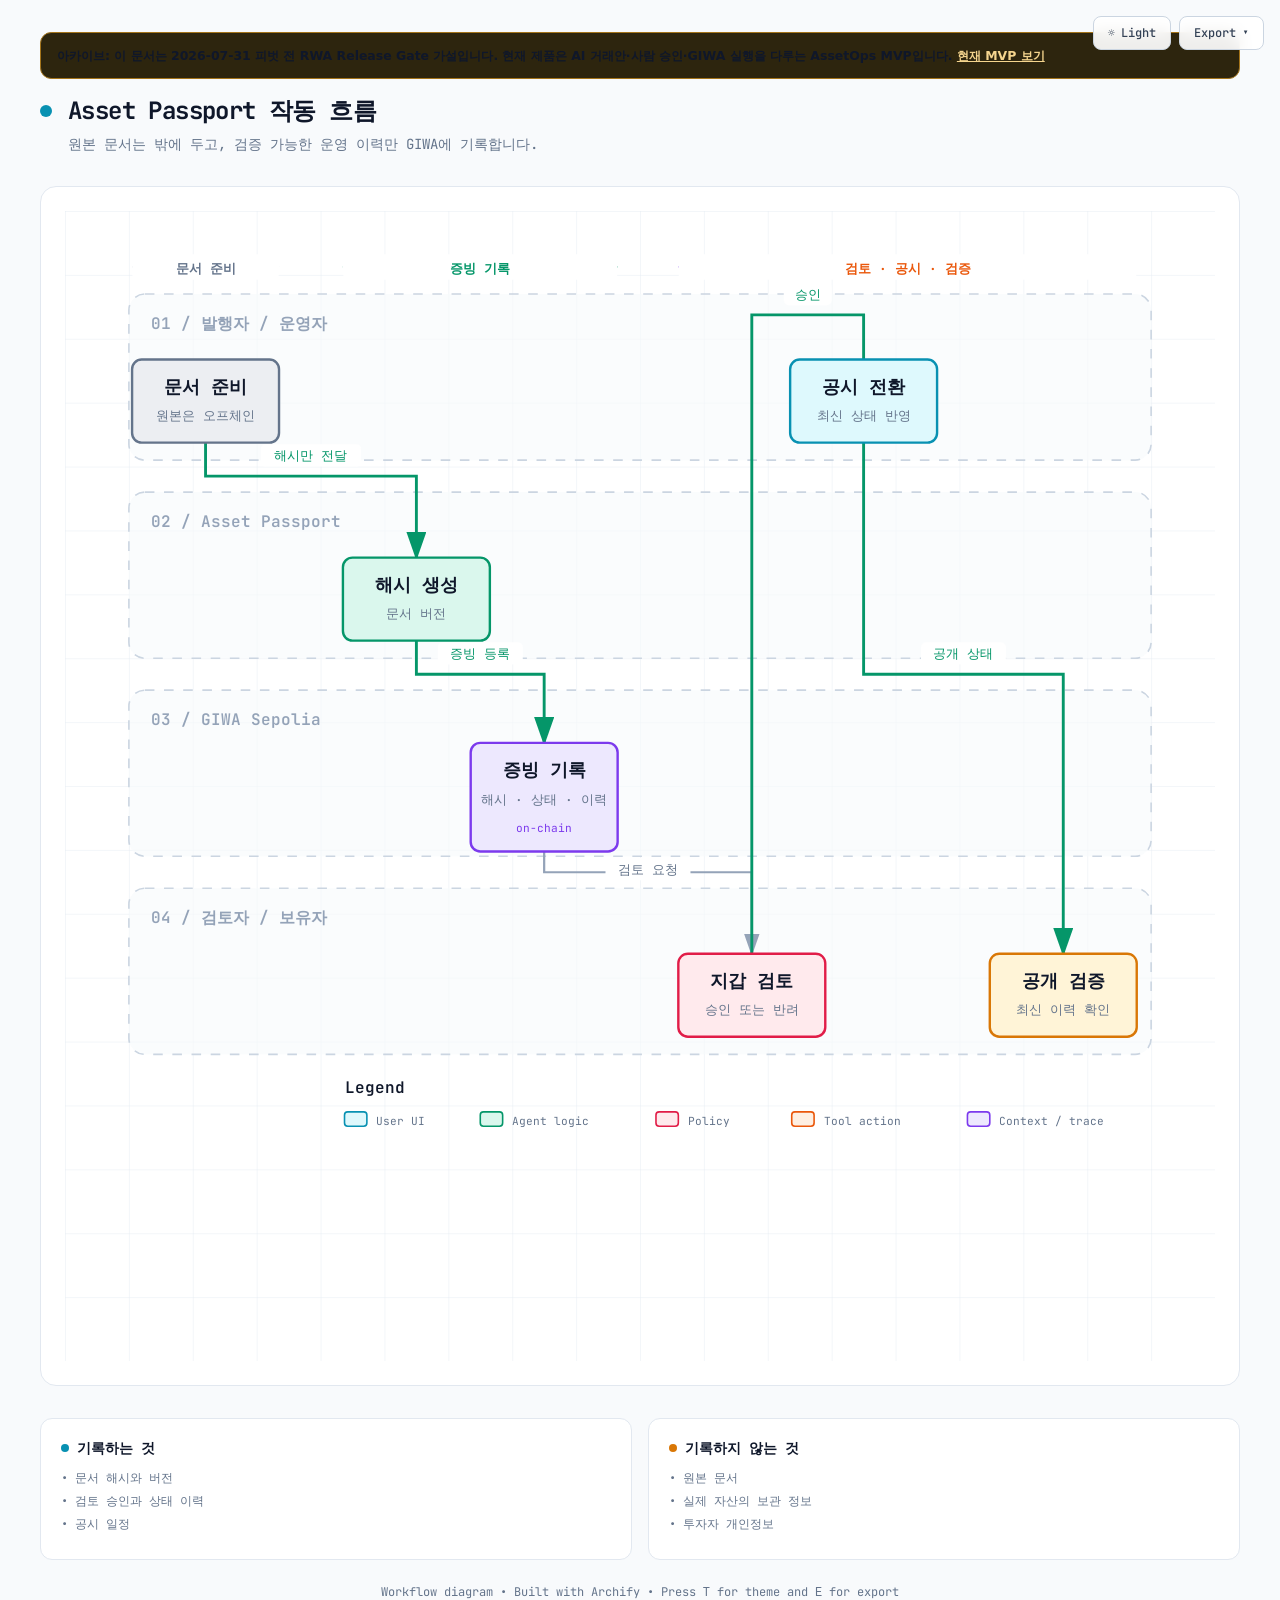
<file: docs/asset-passport-workflow.html>
<!DOCTYPE html>
<html lang="en" data-theme="dark">
<head>
  <meta charset="UTF-8">
  <meta name="viewport" content="width=device-width, initial-scale=1.0">
  <meta name="generator" content="archify 2.10.0">
  <title>Archive — Asset Passport Release Gate 흐름</title>
  <script>
    // Resolve the theme before first paint so light-preference users don't
    // see a dark flash. The toolbar script below re-applies with UI state.
    (function () {
      try {
        var theme = null;
        try {
          var param = new URLSearchParams(window.location.search).get('theme');
          if (param === 'light' || param === 'dark') theme = param;
        } catch (_) {}
        if (!theme) {
          try { theme = localStorage.getItem('archify-theme'); } catch (_) {}
        }
        if (theme !== 'light' && theme !== 'dark') {
          theme = window.matchMedia('(prefers-color-scheme: light)').matches ? 'light' : 'dark';
        }
        document.documentElement.setAttribute('data-theme', theme);
      } catch (_) {}
    })();
  </script>
  <!-- Async font load: a blackholed network must not block first paint.
       The body font stack falls back to system monospace until it lands. -->
  <link rel="preconnect" href="https://fonts.gstatic.com" crossorigin>
  <link href="https://fonts.googleapis.com/css2?family=JetBrains+Mono:wght@400;500;600;700&display=swap"
        rel="stylesheet" media="print" onload="this.media='all'">
  <noscript>
    <link href="https://fonts.googleapis.com/css2?family=JetBrains+Mono:wght@400;500;600;700&display=swap" rel="stylesheet">
  </noscript>
  <style>
    /* ==========================================================
       THEME VARIABLES — switch by toggling [data-theme] on <html>
       ========================================================== */
    :root,
    [data-theme="dark"] {
      --bg: #020617;
      --grid: #1e293b;
      --text: #ffffff;
      --text-muted: #94a3b8;
      --text-dim: #475569;
      /* UI chrome (menu hints, footer) needs more contrast than SVG .t-dim accents */
      --text-faint: #7d8da1;

      --panel: rgba(15, 23, 42, 0.5);
      --panel-border: #1e293b;
      --lane-fill: rgba(15, 23, 42, 0.22);
      --lane-stroke: #334155;

      --arrow: #64748b;
      --arrow-emphasis: #34d399;

      /* Opaque mask color used behind semi-transparent component fills
         so the arrows drawn underneath are properly hidden. */
      --mask: #0f172a;

      --frontend-fill:    rgba(8, 51, 68, 0.4);
      --frontend-stroke:  #22d3ee;
      --backend-fill:     rgba(6, 78, 59, 0.4);
      --backend-stroke:   #34d399;
      --database-fill:    rgba(76, 29, 149, 0.4);
      --database-stroke:  #a78bfa;
      --cloud-fill:       rgba(120, 53, 15, 0.3);
      --cloud-stroke:     #fbbf24;
      --security-fill:    rgba(136, 19, 55, 0.4);
      --security-stroke:  #fb7185;
      --messagebus-fill:  rgba(251, 146, 60, 0.3);
      --messagebus-stroke:#fb923c;
      --external-fill:    rgba(30, 41, 59, 0.5);
      --external-stroke:  #94a3b8;

      --toolbar-bg:       rgba(15, 23, 42, 0.8);
      --toolbar-border:   #334155;
      --toolbar-text:     #e2e8f0;
      --toolbar-hover:    rgba(15, 23, 42, 0.95);
      --toolbar-menu-bg:  #0f172a;
    }

    [data-theme="light"] {
      --bg: #f8fafc;
      --grid: #e2e8f0;
      --text: #0f172a;
      --text-muted: #64748b;
      --text-dim: #94a3b8;
      --text-faint: #64748b;

      --panel: #ffffff;
      --panel-border: #e2e8f0;
      --lane-fill: rgba(248, 250, 252, 0.65);
      --lane-stroke: #cbd5e1;

      --arrow: #94a3b8;
      --arrow-emphasis: #059669;

      --mask: #ffffff;

      --frontend-fill:    rgba(34, 211, 238, 0.15);
      --frontend-stroke:  #0891b2;
      --backend-fill:     rgba(52, 211, 153, 0.18);
      --backend-stroke:   #059669;
      --database-fill:    rgba(167, 139, 250, 0.2);
      --database-stroke:  #7c3aed;
      --cloud-fill:       rgba(251, 191, 36, 0.18);
      --cloud-stroke:     #d97706;
      --security-fill:    rgba(251, 113, 133, 0.15);
      --security-stroke:  #e11d48;
      --messagebus-fill:  rgba(251, 146, 60, 0.15);
      --messagebus-stroke:#ea580c;
      --external-fill:    rgba(148, 163, 184, 0.18);
      --external-stroke:  #64748b;

      --toolbar-bg:       rgba(255, 255, 255, 0.92);
      --toolbar-border:   #cbd5e1;
      --toolbar-text:     #334155;
      --toolbar-hover:    #ffffff;
      --toolbar-menu-bg:  #ffffff;
    }

    * { margin: 0; padding: 0; box-sizing: border-box; }

    body {
      font-family: 'JetBrains Mono', ui-monospace, SFMono-Regular, Menlo, Consolas, 'DejaVu Sans Mono', 'Liberation Mono', 'Noto Sans Mono CJK SC', 'PingFang SC', 'Hiragino Sans GB', 'Microsoft YaHei', monospace;
      background: var(--bg);
      min-height: 100vh;
      padding: 2rem;
      color: var(--text);
      transition: background 0.2s ease, color 0.2s ease;
    }

    .container { max-width: 1200px; margin: 0 auto; }

    .archive-note { margin: 0 0 1rem; padding: .8rem 1rem; border: 1px solid #a4741a; border-radius: .7rem; color: var(--text); background: #2d250e; font: 600 .78rem/1.55 system-ui, sans-serif; }
    .archive-note a { color: #f5d58e; }

    .header { margin-bottom: 2rem; }

    .header-row {
      display: flex;
      align-items: center;
      gap: 1rem;
      margin-bottom: 0.5rem;
    }

    .pulse-dot {
      width: 12px;
      height: 12px;
      background: var(--frontend-stroke);
      border-radius: 50%;
      animation: pulse 2s infinite;
    }

    @keyframes pulse {
      0%, 100% { opacity: 1; }
      50% { opacity: 0.5; }
    }

    h1 {
      font-size: 1.5rem;
      font-weight: 700;
      letter-spacing: -0.025em;
    }

    .subtitle {
      color: var(--text-muted);
      font-size: 0.875rem;
      margin-left: 1.75rem;
    }

    .diagram-container {
      background: var(--panel);
      border-radius: 1rem;
      border: 1px solid var(--panel-border);
      padding: 1.5rem;
      overflow-x: auto;
    }

    svg {
      width: 100%;
      min-width: min(900px, 100%);
      display: block;
    }

    .cards {
      display: grid;
      grid-template-columns: repeat(auto-fit, minmax(280px, 1fr));
      gap: 1rem;
      margin-top: 2rem;
    }

    .card {
      background: var(--panel);
      border-radius: 0.75rem;
      border: 1px solid var(--panel-border);
      padding: 1.25rem;
    }

    .card-header {
      display: flex;
      align-items: center;
      gap: 0.5rem;
      margin-bottom: 0.75rem;
    }

    .card-dot {
      width: 8px;
      height: 8px;
      border-radius: 50%;
    }

    .card-dot.cyan     { background: var(--frontend-stroke); }
    .card-dot.emerald  { background: var(--backend-stroke); }
    .card-dot.violet   { background: var(--database-stroke); }
    .card-dot.amber    { background: var(--cloud-stroke); }
    .card-dot.rose     { background: var(--security-stroke); }
    .card-dot.orange   { background: var(--messagebus-stroke); }
    .card-dot.slate    { background: var(--external-stroke); }

    .card h3 { font-size: 0.875rem; font-weight: 600; color: var(--text); }

    .card ul {
      list-style: none;
      color: var(--text-muted);
      font-size: 0.75rem;
    }

    .card li { margin-bottom: 0.375rem; }

    .footer {
      text-align: center;
      margin-top: 1.5rem;
      color: var(--text-faint);
      font-size: 0.75rem;
    }

    /* ==========================================================
       Print stylesheet — hide interactive controls, force light,
       drop the grid so the diagram doesn't waste ink, use landscape
       so wide diagrams fit, pack summary cards into 2 columns to
       avoid an orphan card on a trailing page.
       ========================================================== */
    @page { size: landscape; margin: 1.5cm; }

    @media print {
      /* Force the FULL light palette — including component fills/strokes and
         lane/arrow colors — so printing from dark theme doesn't put neon
         strokes and translucent dark fills on white paper. */
      :root, [data-theme="dark"], [data-theme="light"] {
        --bg: #ffffff;
        --grid: transparent;
        --panel: #ffffff;
        --panel-border: #e2e8f0;
        --text: #0f172a;
        --text-muted: #475569;
        --text-dim: #94a3b8;
        --text-faint: #64748b;
        --mask: #ffffff;
        --lane-fill: rgba(248, 250, 252, 0.65);
        --lane-stroke: #cbd5e1;
        --arrow: #94a3b8;
        --arrow-emphasis: #059669;
        --frontend-fill:    rgba(34, 211, 238, 0.15);
        --frontend-stroke:  #0891b2;
        --backend-fill:     rgba(52, 211, 153, 0.18);
        --backend-stroke:   #059669;
        --database-fill:    rgba(167, 139, 250, 0.2);
        --database-stroke:  #7c3aed;
        --cloud-fill:       rgba(251, 191, 36, 0.18);
        --cloud-stroke:     #d97706;
        --security-fill:    rgba(251, 113, 133, 0.15);
        --security-stroke:  #e11d48;
        --messagebus-fill:  rgba(251, 146, 60, 0.15);
        --messagebus-stroke:#ea580c;
        --external-fill:    rgba(148, 163, 184, 0.18);
        --external-stroke:  #64748b;
      }
      body { background: #ffffff !important; padding: 0; }
      .container { max-width: none; }
      .toolbar, .archify-toast, .no-print { display: none !important; }
      .diagram-container, .card { box-shadow: none; border-color: #e2e8f0; }
      .cards { grid-template-columns: 1fr 1fr; }
      /* Ensure elements break sensibly across pages */
      .card { break-inside: avoid; page-break-inside: avoid; }
      .diagram-container { break-inside: avoid; page-break-inside: avoid; }
      h1, .subtitle { color: #0f172a; }
    }

    /* ==========================================================
       TOOLBAR (theme toggle + export menu)
       ========================================================== */
    .toolbar {
      position: fixed;
      top: 1rem;
      right: 1rem;
      display: flex;
      gap: 0.5rem;
      z-index: 100;
    }
    .toolbar button {
      background: var(--toolbar-bg);
      color: var(--toolbar-text);
      border: 1px solid var(--toolbar-border);
      padding: 0.5rem 0.875rem;
      border-radius: 0.5rem;
      font-family: inherit;
      font-size: 0.75rem;
      font-weight: 500;
      cursor: pointer;
      backdrop-filter: blur(8px);
      transition: background 0.15s, border-color 0.15s;
      display: inline-flex;
      align-items: center;
      gap: 0.375rem;
    }
    .toolbar button:hover {
      background: var(--toolbar-hover);
      border-color: var(--arrow);
    }
    .toolbar button:focus-visible {
      outline: 2px solid var(--frontend-stroke);
      outline-offset: 2px;
    }
    .toolbar .export-wrap { position: relative; }
    .toolbar .export-menu {
      position: absolute;
      top: calc(100% + 0.375rem);
      right: 0;
      background: var(--toolbar-menu-bg);
      border: 1px solid var(--toolbar-border);
      border-radius: 0.5rem;
      padding: 0.375rem;
      min-width: 160px;
      display: none;
      flex-direction: column;
      box-shadow: 0 4px 20px rgba(0,0,0,0.25);
    }
    .toolbar .export-menu.open { display: flex; }
    .toolbar .export-menu button {
      background: transparent;
      border: 0;
      justify-content: space-between;
      width: 100%;
      text-align: left;
      padding: 0.5rem 0.75rem;
    }
    .toolbar .export-menu button:hover {
      background: var(--toolbar-hover);
    }
    .toolbar .export-menu .hint {
      color: var(--text-faint);
      font-size: 0.625rem;
    }
    .toolbar .export-menu hr {
      border: 0;
      border-top: 1px solid var(--toolbar-border);
      margin: 0.25rem 0.375rem;
      opacity: 0.5;
    }

    /* Toast — brief feedback for actions like "copied" */
    .archify-toast {
      position: fixed;
      top: 1rem;
      left: 50%;
      transform: translateX(-50%) translateY(-8px);
      background: var(--toolbar-menu-bg);
      color: var(--text);
      border: 1px solid var(--toolbar-border);
      padding: 0.5rem 1rem;
      border-radius: 0.5rem;
      font-family: inherit;
      font-size: 0.75rem;
      opacity: 0;
      transition: opacity 0.2s, transform 0.2s;
      z-index: 200;
      pointer-events: none;
      box-shadow: 0 4px 20px rgba(0,0,0,0.25);
    }
    .archify-toast.show {
      opacity: 1;
      transform: translateX(-50%) translateY(0);
    }

    @media (max-width: 720px) {
      body { padding: 1rem; }
      .toolbar {
        position: static;
        justify-content: flex-end;
        margin-bottom: 1rem;
      }
      .header { margin-bottom: 1.25rem; }
      .header-row {
        gap: 0.75rem;
        align-items: flex-start;
      }
      h1 {
        font-size: 1.25rem;
        line-height: 1.25;
      }
      .subtitle {
        margin-left: 0;
        font-size: 0.8125rem;
        line-height: 1.55;
      }
      .diagram-container {
        padding: 0.75rem;
        border-radius: 0.75rem;
      }
      .cards {
        grid-template-columns: 1fr;
        margin-top: 1rem;
      }
    }

    /* ==========================================================
       SVG SEMANTIC CLASSES — use these instead of inline fill/stroke
       ========================================================== */
    .c-grid       { stroke: var(--grid); fill: none; }
    .c-mask       { fill: var(--mask); stroke: none; }

    .c-frontend   { fill: var(--frontend-fill);   stroke: var(--frontend-stroke); }
    .c-backend    { fill: var(--backend-fill);    stroke: var(--backend-stroke); }
    .c-database   { fill: var(--database-fill);   stroke: var(--database-stroke); }
    .c-cloud      { fill: var(--cloud-fill);      stroke: var(--cloud-stroke); }
    .c-security   { fill: var(--security-fill);   stroke: var(--security-stroke); }
    .c-messagebus { fill: var(--messagebus-fill); stroke: var(--messagebus-stroke); }
    .c-external   { fill: var(--external-fill);   stroke: var(--external-stroke); }

    /* Text helpers */
    .t-primary { fill: var(--text); }
    .t-muted   { fill: var(--text-muted); }
    .t-dim     { fill: var(--text-dim); }
    .t-frontend   { fill: var(--frontend-stroke); }
    .t-backend    { fill: var(--backend-stroke); }
    .t-database   { fill: var(--database-stroke); }
    .t-cloud      { fill: var(--cloud-stroke); }
    .t-security   { fill: var(--security-stroke); }
    .t-messagebus { fill: var(--messagebus-stroke); }
    .t-external   { fill: var(--external-stroke); }

    /* Arrows */
    .a-default   { stroke: var(--arrow); fill: none; }
    .a-emphasis  { stroke: var(--arrow-emphasis); fill: none; }
    .a-security  { stroke: var(--security-stroke); fill: none; stroke-dasharray: 5,5; }
    .a-dashed    { stroke: var(--database-stroke); fill: none; stroke-dasharray: 4,4; }

    /* Arrowhead markers reference these */
    .m-default   { fill: var(--arrow); }
    .m-emphasis  { fill: var(--arrow-emphasis); }
    .m-security  { fill: var(--security-stroke); }
    .m-dashed    { fill: var(--database-stroke); }

    /* Dashed boundary variants */
    .c-security-group { fill: transparent; stroke: var(--security-stroke); stroke-dasharray: 4,4; }
    .c-region         { fill: rgba(251, 191, 36, 0.05); stroke: var(--cloud-stroke); stroke-dasharray: 8,4; }
    .c-lane           { fill: var(--lane-fill); stroke: var(--lane-stroke); stroke-dasharray: 6,6; }

    /* Optional trace animation, enabled only by meta.animation = "trace".
       Static diagrams do not carry data-animation and render exactly as before. */
    svg[data-animation="trace"] [data-animate="edge"] {
      stroke-dasharray: 10 8;
      stroke-dashoffset: 54;
      animation: archify-edge-flow 2.4s linear infinite;
      animation-delay: calc(var(--step, 0) * 160ms);
    }
    svg[data-animation="trace"] [data-animate="node"] {
      transform-box: fill-box;
      transform-origin: center;
      animation: archify-node-pulse 3.6s ease-in-out infinite;
      animation-delay: calc(var(--step, 0) * 160ms);
    }
    @keyframes archify-edge-flow {
      to { stroke-dashoffset: 0; }
    }
    @keyframes archify-node-pulse {
      0%, 72%, 100% { filter: none; stroke-width: 1.5; }
      18%, 36% {
        filter: drop-shadow(0 0 8px var(--arrow-emphasis));
        stroke-width: 2.4;
      }
    }
    @media (prefers-reduced-motion: reduce) {
      svg[data-animation="trace"] [data-animate] {
        animation: none !important;
        stroke-dashoffset: 0;
      }
    }
  </style>
</head>
<body>
  <!-- Toolbar: theme toggle + export menu (present on every generated diagram)
       Keyboard: T toggles theme, E opens export menu (when no input focused) -->
  <div class="toolbar" role="toolbar" aria-label="Diagram actions">
    <button id="btn-theme" type="button"
            title="Toggle theme (T)"
            aria-label="Toggle color theme"
            aria-pressed="false">
      <span id="theme-icon" aria-hidden="true">&#9790;</span>
      <span id="theme-label">Dark</span>
    </button>
    <div class="export-wrap">
      <button id="btn-export" type="button"
              title="Export diagram (E)"
              aria-label="Export diagram"
              aria-haspopup="menu"
              aria-expanded="false"
              aria-controls="export-menu">
        Export <span aria-hidden="true">&#9662;</span>
      </button>
      <div class="export-menu" id="export-menu" role="menu" aria-label="Export">
        <button data-action="copy"  type="button" role="menuitem" tabindex="-1">Copy to clipboard <span class="hint">PNG</span></button>
        <hr role="separator">
        <button data-format="png"   type="button" role="menuitem" tabindex="-1">Download PNG</button>
        <button data-format="jpeg"  type="button" role="menuitem" tabindex="-1">Download JPEG</button>
        <button data-format="webp"  type="button" role="menuitem" tabindex="-1">Download WebP</button>
        <hr role="separator">
        <button data-format="svg"   type="button" role="menuitem" tabindex="-1">Download SVG <span class="hint">vector</span></button>
      </div>
    </div>
  </div>

  <div class="container">
    <p class="archive-note">아카이브: 이 문서는 2026-07-31 피벗 전 RWA Release Gate 가설입니다. 현재 제품은 AI 거래안·사람 승인·GIWA 실행을 다루는 AssetOps MVP입니다. <a href="mvp/">현재 MVP 보기</a></p>
    <!-- Header -->
    <div class="header">
      <div class="header-row">
        <div class="pulse-dot"></div>
        <h1>Asset Passport 작동 흐름</h1>
      </div>
      <p class="subtitle">원본 문서는 밖에 두고, 검증 가능한 운영 이력만 GIWA에 기록합니다.</p>
    </div>

    <!-- Main Diagram -->
    <div class="diagram-container">
      <svg viewBox="0 0 720 720" role="img" aria-label="Asset Passport 작동 흐름 — 원본 문서는 밖에 두고, 검증 가능한 운영 이력만 GIWA에 기록합니다. (workflow diagram)">
        <!-- Definitions -->
        <defs>
          <marker id="arrowhead" markerWidth="10" markerHeight="7" refX="9" refY="3.5" orient="auto">
            <polygon points="0 0, 10 3.5, 0 7" class="m-default" />
          </marker>
          <marker id="arrowhead-emphasis" markerWidth="10" markerHeight="7" refX="9" refY="3.5" orient="auto">
            <polygon points="0 0, 10 3.5, 0 7" class="m-emphasis" />
          </marker>
          <marker id="arrowhead-security" markerWidth="10" markerHeight="7" refX="9" refY="3.5" orient="auto">
            <polygon points="0 0, 10 3.5, 0 7" class="m-security" />
          </marker>
          <marker id="arrowhead-dashed" markerWidth="10" markerHeight="7" refX="9" refY="3.5" orient="auto">
            <polygon points="0 0, 10 3.5, 0 7" class="m-dashed" />
          </marker>
          <pattern id="grid" width="40" height="40" patternUnits="userSpaceOnUse">
            <path d="M 40 0 L 0 0 0 40" class="c-grid" stroke-width="0.5"/>
          </pattern>
        </defs>

        <!-- Background Grid -->
        <rect width="100%" height="100%" fill="url(#grid)" />

        <!-- Swimlanes -->
        <rect x="40" y="52" width="640" height="104" rx="10" class="c-lane" stroke-width="1"/>
        <text x="54" y="74" class="t-dim" font-size="10" font-weight="600">01 / 발행자 / 운영자</text>

        <rect x="40" y="176" width="640" height="104" rx="10" class="c-lane" stroke-width="1"/>
        <text x="54" y="198" class="t-dim" font-size="10" font-weight="600">02 / Asset Passport</text>

        <rect x="40" y="300" width="640" height="104" rx="10" class="c-lane" stroke-width="1"/>
        <text x="54" y="322" class="t-dim" font-size="10" font-weight="600">03 / GIWA Sepolia</text>

        <rect x="40" y="424" width="640" height="104" rx="10" class="c-lane" stroke-width="1"/>
        <text x="54" y="446" class="t-dim" font-size="10" font-weight="600">04 / 검토자 / 보유자</text>

        <!-- Phase headers -->
        <line x1="42" y1="35" x2="134" y2="35" class="a-default" stroke-width="1.1"/>
        <rect x="42" y="27" width="92" height="16" rx="4" class="c-mask"/>
        <text x="88" y="39" class="t-muted" font-size="8" font-weight="600" text-anchor="middle">문서 준비</text>
        <line x1="174" y1="35" x2="346" y2="35" class="a-emphasis" stroke-width="1.1"/>
        <rect x="174" y="27" width="172" height="16" rx="4" class="c-mask"/>
        <text x="260" y="39" class="t-backend" font-size="8" font-weight="600" text-anchor="middle">증빙 기록</text>
        <line x1="384" y1="35" x2="671" y2="35" class="a-dashed" stroke-width="1.1"/>
        <rect x="384" y="27" width="287" height="16" rx="4" class="c-mask"/>
        <text x="527.5" y="39" class="t-messagebus" font-size="8" font-weight="600" text-anchor="middle">검토 · 공시 · 검증</text>

        <!-- Workflow groups -->


        <!-- Edge paths -->
        <path d="M 88 145 L 88 166 L 220 166 L 220 217" class="a-emphasis" stroke-width="1.8" marker-end="url(#arrowhead-emphasis)"/>
        <path d="M 220 269 L 220 290 L 300 290 L 300 333" class="a-emphasis" stroke-width="1.8" marker-end="url(#arrowhead-emphasis)"/>
        <path d="M 300 401 L 300 414 L 430 414 L 430 465" class="a-default" stroke-width="1.4" marker-end="url(#arrowhead)"/>
        <path d="M 430 465 L 430 65 L 500 65 L 500 145" class="a-emphasis" stroke-width="1.8" marker-end="url(#arrowhead-emphasis)"/>
        <path d="M 500 145 L 500 290 L 625 290 L 625 465" class="a-emphasis" stroke-width="1.8" marker-end="url(#arrowhead-emphasis)"/>

        <!-- Nodes -->
        <rect x="42" y="93" width="92" height="52" rx="6" class="c-mask"/>
        <rect x="42" y="93" width="92" height="52" rx="6" class="c-external" stroke-width="1.5"/>
        <text x="88" y="114" class="t-primary" font-size="11" font-weight="600" text-anchor="middle">문서 준비</text>
        <text x="88" y="131" class="t-muted" font-size="8" text-anchor="middle">원본은 오프체인</text>

        <rect x="174" y="217" width="92" height="52" rx="6" class="c-mask"/>
        <rect x="174" y="217" width="92" height="52" rx="6" class="c-backend" stroke-width="1.5"/>
        <text x="220" y="238" class="t-primary" font-size="11" font-weight="600" text-anchor="middle">해시 생성</text>
        <text x="220" y="255" class="t-muted" font-size="8" text-anchor="middle">문서 버전</text>

        <rect x="254" y="333" width="92" height="68" rx="6" class="c-mask"/>
        <rect x="254" y="333" width="92" height="68" rx="6" class="c-database" stroke-width="1.5"/>
        <text x="300" y="354" class="t-primary" font-size="11" font-weight="600" text-anchor="middle">증빙 기록</text>
        <text x="300" y="371" class="t-muted" font-size="8" text-anchor="middle">해시 · 상태 · 이력</text>
        <text x="300" y="389" class="t-database" font-size="7" text-anchor="middle">on-chain</text>

        <rect x="384" y="465" width="92" height="52" rx="6" class="c-mask"/>
        <rect x="384" y="465" width="92" height="52" rx="6" class="c-security" stroke-width="1.5"/>
        <text x="430" y="486" class="t-primary" font-size="11" font-weight="600" text-anchor="middle">지갑 검토</text>
        <text x="430" y="503" class="t-muted" font-size="8" text-anchor="middle">승인 또는 반려</text>

        <rect x="454" y="93" width="92" height="52" rx="6" class="c-mask"/>
        <rect x="454" y="93" width="92" height="52" rx="6" class="c-frontend" stroke-width="1.5"/>
        <text x="500" y="114" class="t-primary" font-size="11" font-weight="600" text-anchor="middle">공시 전환</text>
        <text x="500" y="131" class="t-muted" font-size="8" text-anchor="middle">최신 상태 반영</text>

        <rect x="579" y="465" width="92" height="52" rx="6" class="c-mask"/>
        <rect x="579" y="465" width="92" height="52" rx="6" class="c-cloud" stroke-width="1.5"/>
        <text x="625" y="486" class="t-primary" font-size="11" font-weight="600" text-anchor="middle">공개 검증</text>
        <text x="625" y="503" class="t-muted" font-size="8" text-anchor="middle">최신 이력 확인</text>

        <!-- Edge labels -->
        <rect x="122.6" y="146" width="62.8" height="14" rx="3" class="c-mask"/>
        <text x="154" y="156" class="t-backend" font-size="8" text-anchor="middle">해시만 전달</text>
        <rect x="233.4" y="270" width="53.199999999999996" height="14" rx="3" class="c-mask"/>
        <text x="260" y="280" class="t-backend" font-size="8" text-anchor="middle">증빙 등록</text>
        <rect x="338.4" y="405" width="53.199999999999996" height="14" rx="3" class="c-mask"/>
        <text x="365" y="415" class="t-muted" font-size="8" text-anchor="middle">검토 요청</text>
        <rect x="450" y="45" width="30" height="14" rx="3" class="c-mask"/>
        <text x="465" y="55" class="t-backend" font-size="8" text-anchor="middle">승인</text>
        <rect x="535.9" y="270" width="53.199999999999996" height="14" rx="3" class="c-mask"/>
        <text x="562.5" y="280" class="t-backend" font-size="8" text-anchor="middle">공개 상태</text>

        <!-- Legend -->
        <text x="175" y="552" class="t-primary" font-size="10" font-weight="600">Legend</text>
        <rect x="175" y="564" width="14" height="9" rx="2" class="c-frontend" stroke-width="1"/>
        <text x="195" y="572" class="t-muted" font-size="7">User UI</text>
        <rect x="260" y="564" width="14" height="9" rx="2" class="c-backend" stroke-width="1"/>
        <text x="280" y="572" class="t-muted" font-size="7">Agent logic</text>
        <rect x="370" y="564" width="14" height="9" rx="2" class="c-security" stroke-width="1"/>
        <text x="390" y="572" class="t-muted" font-size="7">Policy</text>
        <rect x="455" y="564" width="14" height="9" rx="2" class="c-messagebus" stroke-width="1"/>
        <text x="475" y="572" class="t-muted" font-size="7">Tool action</text>
        <rect x="565" y="564" width="14" height="9" rx="2" class="c-database" stroke-width="1"/>
        <text x="585" y="572" class="t-muted" font-size="7">Context / trace</text>
      </svg>
    </div>

    <!-- Info Cards -->
    <div class="cards">
      <div class="card">
        <div class="card-header">
          <div class="card-dot cyan"></div>
          <h3>기록하는 것</h3>
        </div>
        <ul>
          <li>&bull; 문서 해시와 버전</li>
          <li>&bull; 검토 승인과 상태 이력</li>
          <li>&bull; 공시 일정</li>
        </ul>
      </div>

      <div class="card">
        <div class="card-header">
          <div class="card-dot amber"></div>
          <h3>기록하지 않는 것</h3>
        </div>
        <ul>
          <li>&bull; 원본 문서</li>
          <li>&bull; 실제 자산의 보관 정보</li>
          <li>&bull; 투자자 개인정보</li>
        </ul>
      </div>
    </div>

    <!-- Footer -->
    <p class="footer">
      Workflow diagram &bull; Built with Archify<span class="no-print"> &bull; Press <kbd>T</kbd> for theme and <kbd>E</kbd> for export</span>
    </p>
  </div>

  <script>
    /* ============================================================
       Theme toggle — persists to localStorage, respects system pref
       ============================================================ */
    var Archify = {};

    Archify.theme = (function () {
      var STORAGE_KEY = 'archify-theme';
      var html = document.documentElement;
      var btn = document.getElementById('btn-theme');
      var icon = document.getElementById('theme-icon');
      var label = document.getElementById('theme-label');

      // localStorage can throw (blocked cookies, sandboxed iframes); the whole
      // script element dies on an uncaught error, so guard every access.
      function readStored() {
        try { return localStorage.getItem(STORAGE_KEY); } catch (_) { return null; }
      }
      function writeStored(value) {
        try { localStorage.setItem(STORAGE_KEY, value); } catch (_) {}
      }
      function urlOverride() {
        // URL param wins (useful for deterministic screenshots / share links)
        try {
          var param = new URLSearchParams(window.location.search).get('theme');
          if (param === 'light' || param === 'dark') return param;
        } catch (_) {}
        return null;
      }

      function resolveInitial() {
        var fromUrl = urlOverride();
        if (fromUrl) return fromUrl;
        var saved = readStored();
        if (saved === 'light' || saved === 'dark') return saved;
        return window.matchMedia('(prefers-color-scheme: light)').matches ? 'light' : 'dark';
      }

      function apply(theme) {
        html.setAttribute('data-theme', theme);
        icon.textContent = theme === 'dark' ? '\u263E' : '\u263C';
        label.textContent = theme === 'dark' ? 'Dark' : 'Light';
        btn.setAttribute('aria-pressed', theme === 'light' ? 'true' : 'false');
      }

      function toggle() {
        var next = html.getAttribute('data-theme') === 'dark' ? 'light' : 'dark';
        apply(next);
        writeStored(next);
      }

      apply(resolveInitial());
      btn.addEventListener('click', toggle);

      // Follow live OS theme changes while the user has no explicit preference.
      try {
        var media = window.matchMedia('(prefers-color-scheme: light)');
        var onChange = function (e) {
          var saved = readStored();
          if (urlOverride() || saved === 'light' || saved === 'dark') return;
          apply(e.matches ? 'light' : 'dark');
        };
        if (media.addEventListener) media.addEventListener('change', onChange);
        else if (media.addListener) media.addListener(onChange);
      } catch (_) {}

      return { toggle: toggle };
    })();

    /* ============================================================
       Export — PNG / JPEG / WebP / SVG (download) and Copy PNG (clipboard)

       Raster exports are always rendered at 4x source resolution for
       maximum sharpness. The trick: we set the serialized SVG's
       `width`/`height` to viewBox * 4 so the browser rasterizes the
       vectors at that resolution natively. drawImage then draws at
       the image's natural size (no upscaling = no blur).

       JPEG/WebP paint the current theme's background explicitly since
       those formats have no alpha channel.
       ============================================================ */
    (function () {
      var RASTER_SCALE = 4;

      function diagramFilename() {
        var title = (document.title || 'diagram')
          .replace(/\s+Architecture(\s+Diagram)?$/i, '')
          .replace(/\s+Diagram$/i, '')
          .trim();
        return title.replace(/[^a-z0-9_\-]+/gi, '-')
                    .toLowerCase()
                    .replace(/^-+|-+$/g, '') || 'diagram';
      }

      function currentBg() {
        return getComputedStyle(document.body).backgroundColor || '#ffffff';
      }

      /**
       * Serialize the main SVG into a standalone document.
       *
       * Two modes:
       * - Default (opts.autoTheme=false) — locks the serialized SVG to the
       *   viewer's current theme. Used by the raster pipeline
       *   (PNG/JPEG/WebP/clipboard) because canvas rasterization needs
       *   deterministic colors; a raster cannot react to
       *   prefers-color-scheme after encoding.
       * - autoTheme=true — emits BOTH dark and light variable sets plus a
       *   `@media (prefers-color-scheme)` rule so the resulting SVG
       *   self-themes when embedded in GitHub READMEs or other hosts that
       *   expose a color scheme. Used for "Download SVG".
       */
      function serializeSvg(scale, opts) {
        // scale: integer multiplier for intrinsic SVG pixel dimensions used by
        // the raster path. Defaults to 1 (natural size) for SVG download.
        scale = scale || 1;
        opts = opts || {};
        var autoTheme = opts.autoTheme === true;

        var svg = document.querySelector('.diagram-container svg');
        var clone = svg.cloneNode(true);

        var vb = svg.viewBox.baseVal;
        // Scale width/height so the browser rasterizes the vectors at target
        // resolution directly. viewBox stays unchanged so coordinates don't
        // shift. This is the key to sharp rasters — do NOT scale later via
        // canvas upscaling.
        clone.setAttribute('width', vb.width * scale);
        clone.setAttribute('height', vb.height * scale);
        clone.setAttribute('xmlns', 'http://www.w3.org/2000/svg');

        // Only the SVG-relevant rules: semantic classes, markers, and the
        // theme variable blocks. Toolbar/cards/print CSS can never apply
        // inside a standalone SVG and would only bloat the export.
        var hostStyle = (function () {
          var out = [];
          Array.prototype.forEach.call(document.styleSheets, function (sheet) {
            var rules;
            try { rules = sheet.cssRules; } catch (_) { return; } // cross-origin
            if (!rules) return;
            Array.prototype.forEach.call(rules, function (rule) {
              if (rule.type !== 1) return; // plain style rules only
              var sel = rule.selectorText || '';
              if (/(^|,)\s*(svg|:root|\[data-theme|\.c-|\.t-|\.a-|\.m-)/.test(sel)) {
                out.push(rule.cssText);
              }
            });
          });
          return out.join('\n');
        })();

        // Derive the variable list from the stylesheet so newly added theme
        // variables can never be missed by the export pipeline again
        // (--lane-fill/--lane-stroke once were).
        var varNames = (function () {
          var seen = {};
          var names = [];
          (hostStyle.match(/--[a-zA-Z0-9-]+(?=\s*:)/g) || []).forEach(function (n) {
            if (!seen[n]) { seen[n] = true; names.push(n); }
          });
          return names;
        })();

        // Resolve the full variable set for a given data-theme via an
        // off-DOM probe, independent of what the viewer is currently set to.
        function resolveVars(themeAttr) {
          var probe = document.createElement('div');
          probe.setAttribute('data-theme', themeAttr);
          probe.style.cssText = 'position:absolute;width:0;height:0;visibility:hidden;';
          document.body.appendChild(probe);
          try {
            var c = getComputedStyle(probe);
            return varNames.map(function (n) {
              return n + ': ' + c.getPropertyValue(n).trim() + ';';
            }).join(' ');
          } finally {
            document.body.removeChild(probe);
          }
        }

        // Prepend a local()-only @font-face block for each weight so that the
        // sandboxed image-rendering context used during PNG/JPEG/WebP export
        // can find JetBrains Mono if the user has it installed locally, and
        // falls through cleanly to the monospace stack otherwise. The usual
        // Google-Fonts <link> in the host document is unreachable from the
        // serialized SVG, so url()-sourced faces would just hang.
        var fontFallback = [400, 500, 600, 700].map(function (w) {
          return "@font-face { font-family: 'JetBrains Mono'; font-weight: " + w +
                 "; src: local('JetBrains Mono'), local('JetBrainsMono-Regular'); }";
        }).join('\n');

        var style = document.createElementNS('http://www.w3.org/2000/svg', 'style');
        var bgRect = document.createElementNS('http://www.w3.org/2000/svg', 'rect');
        bgRect.setAttribute('width', '100%');
        bgRect.setAttribute('height', '100%');

        if (autoTheme) {
          // Dual-theme SVG. Dark is the default (so hosts without
          // prefers-color-scheme still render), light swaps in via media
          // query, and svg[data-theme="..."] still lets downstream
          // consumers force a specific theme.
          var darkVars = resolveVars('dark');
          var lightVars = resolveVars('light');

          style.textContent =
            fontFallback + "\n" +
            "svg { font-family: 'JetBrains Mono', ui-monospace, SFMono-Regular, Menlo, Consolas, 'DejaVu Sans Mono', 'Liberation Mono', 'Noto Sans Mono CJK SC', 'PingFang SC', 'Hiragino Sans GB', 'Microsoft YaHei', monospace; }\n" +
            hostStyle + "\n" +
            ":root, svg { " + darkVars + " }\n" +
            "@media (prefers-color-scheme: light) { :root, svg { " + lightVars + " } }\n" +
            "svg[data-theme=\"light\"] { " + lightVars + " }\n" +
            "svg[data-theme=\"dark\"] { " + darkVars + " }\n" +
            "rect.c-bg-rect { fill: var(--bg); }\n";

          // Don't lock the serialized SVG to the viewer's current theme.
          clone.removeAttribute('data-theme');
          // Background follows the CSS variable, not a fixed color, so it
          // swaps with the media query.
          bgRect.setAttribute('class', 'c-bg-rect');
        } else {
          // Raster path: lock to the viewer's current theme.
          var theme = document.documentElement.getAttribute('data-theme') || 'dark';
          var themeHost = document.querySelector('[data-theme="' + theme + '"]') || document.documentElement;
          var computed = getComputedStyle(themeHost);
          var vars = varNames.map(function (n) {
            return n + ': ' + computed.getPropertyValue(n).trim() + ';';
          }).join(' ');

          // IMPORTANT: inject the resolved variables AFTER hostStyle,
          // otherwise hostStyle's ":root, [data-theme=\"dark\"] { ... }" rule
          // overrides our chosen theme via later-in-cascade equal-specificity.
          // Keep this order.
          style.textContent =
            fontFallback + "\n" +
            "svg { font-family: 'JetBrains Mono', ui-monospace, SFMono-Regular, Menlo, Consolas, 'DejaVu Sans Mono', 'Liberation Mono', 'Noto Sans Mono CJK SC', 'PingFang SC', 'Hiragino Sans GB', 'Microsoft YaHei', monospace; }\n" +
            hostStyle + "\n" +
            ":root, svg { " + vars + " }\n";

          bgRect.setAttribute('fill', computed.getPropertyValue('--bg').trim() || '#ffffff');
        }

        clone.insertBefore(style, clone.firstChild);
        clone.insertBefore(bgRect, style.nextSibling);

        return {
          svgString: new XMLSerializer().serializeToString(clone),
          width: vb.width * scale,
          height: vb.height * scale
        };
      }

      function download(blob, filename) {
        var url = URL.createObjectURL(blob);
        var a = document.createElement('a');
        a.href = url;
        a.download = filename;
        document.body.appendChild(a);
        a.click();
        a.remove();
        setTimeout(function () { URL.revokeObjectURL(url); }, 1000);
      }

      // Conservative upper bound on total canvas pixels. Older Safari on iOS
      // silently produces a blank canvas above ~16 Mpx; Chrome / Firefox /
      // desktop Safari are far higher but start failing on memory-constrained
      // devices. We pick the largest integer scale in {4,3,2,1} whose target
      // pixel count fits under this cap.
      var MAX_CANVAS_PIXELS = 16 * 1024 * 1024;

      function pickSafeScale(vbW, vbH) {
        for (var s = RASTER_SCALE; s >= 1; s--) {
          if (vbW * s * vbH * s <= MAX_CANVAS_PIXELS) return s;
        }
        return 1;
      }

      function rasterize(format) {
        // Serialize at a safe scale (RASTER_SCALE=4 by default, reduced if the
        // resulting canvas would exceed MAX_CANVAS_PIXELS). The SVG itself is
        // rasterized at target resolution natively; drawImage draws at natural
        // size — no upsampling blur.
        var svg = document.querySelector('.diagram-container svg');
        var vb = svg.viewBox.baseVal;
        var scale = pickSafeScale(vb.width, vb.height);
        var data = serializeSvg(scale);
        var svgBlob = new Blob([data.svgString], { type: 'image/svg+xml;charset=utf-8' });
        var svgUrl = URL.createObjectURL(svgBlob);

        return new Promise(function (resolve, reject) {
          var img = new Image();
          img.onload = function () {
            var canvas = document.createElement('canvas');
            canvas.width = data.width;
            canvas.height = data.height;
            var ctx = canvas.getContext('2d');
            if (format === 'jpeg') {
              ctx.fillStyle = currentBg();
              ctx.fillRect(0, 0, canvas.width, canvas.height);
            }
            // Draw at natural size — SVG was already rasterized at target res.
            ctx.drawImage(img, 0, 0);
            URL.revokeObjectURL(svgUrl);
            var mime = format === 'jpeg' ? 'image/jpeg' :
                       format === 'webp' ? 'image/webp' : 'image/png';
            var quality = format === 'png' ? undefined : 0.95;
            canvas.toBlob(function (blob) {
              if (!blob) reject(new Error('toBlob returned null for ' + format));
              else resolve(blob);
            }, mime, quality);
          };
          img.onerror = function (e) {
            URL.revokeObjectURL(svgUrl);
            reject(e);
          };
          img.src = svgUrl;
        });
      }

      var menu = document.getElementById('export-menu');
      var btn = document.getElementById('btn-export');
      var items = function () {
        return Array.prototype.slice.call(menu.querySelectorAll('button[role="menuitem"]'));
      };

      // ---- Clipboard support ----------------------------------------------
      function canCopyImage() {
        return typeof ClipboardItem !== 'undefined' &&
               navigator.clipboard &&
               typeof navigator.clipboard.write === 'function';
      }

      // ---- Raster format detection ----------------------------------------
      // canvas.toBlob('image/webp') silently returns a PNG on browsers without
      // WebP encoding (older Safari), so detect explicitly.
      function supports(format) {
        if (format === 'svg' || format === 'png') return true;
        var mime = format === 'jpeg' ? 'image/jpeg' : 'image/webp';
        try {
          var c = document.createElement('canvas');
          c.width = c.height = 2;
          return c.toDataURL(mime).indexOf('data:' + mime) === 0;
        } catch (_) { return false; }
      }

      // Gray out unsupported items.
      items().forEach(function (it) {
        if (it.dataset.format && !supports(it.dataset.format)) {
          it.disabled = true;
          it.title = 'Not supported by this browser';
          it.style.opacity = '0.5';
        }
        if (it.dataset.action === 'copy' && !canCopyImage()) {
          it.disabled = true;
          it.title = 'Clipboard image write not supported by this browser';
          it.style.opacity = '0.5';
        }
      });

      // ---- Toast ----------------------------------------------------------
      // A live region only announces CHANGES to an existing node, so the toast
      // element is created once up front and updated in place.
      var toastEl = document.createElement('div');
      toastEl.className = 'archify-toast';
      toastEl.setAttribute('role', 'status');
      document.body.appendChild(toastEl);
      var toastTimer = null;

      function toast(msg) {
        toastEl.textContent = '';
        requestAnimationFrame(function () {
          toastEl.textContent = msg;
          toastEl.classList.add('show');
        });
        clearTimeout(toastTimer);
        toastTimer = setTimeout(function () { toastEl.classList.remove('show'); }, 1500);
      }

      function open(focusLast) {
        menu.classList.add('open');
        btn.setAttribute('aria-expanded', 'true');
        var available = items().filter(function (i) { return !i.disabled; });
        var target = focusLast ? available[available.length - 1] : available[0];
        if (target) target.focus();
      }
      function close(focusTrigger) {
        menu.classList.remove('open');
        btn.setAttribute('aria-expanded', 'false');
        if (focusTrigger) btn.focus();
      }
      function isOpen() { return menu.classList.contains('open'); }

      btn.addEventListener('click', function (e) {
        e.stopPropagation();
        if (isOpen()) close(false);
        else open();
      });
      // APG menu-button pattern: ArrowDown/ArrowUp on the trigger opens the menu.
      btn.addEventListener('keydown', function (e) {
        if (e.key === 'ArrowDown' || e.key === 'ArrowUp') {
          e.preventDefault();
          if (!isOpen()) open(e.key === 'ArrowUp');
        }
      });
      document.addEventListener('click', function (e) {
        if (!menu.contains(e.target) && e.target !== btn) close(false);
      });

      // Keyboard navigation inside the menu.
      //   Menu items: Up/Down, Home/End.
      //   Esc closes + returns focus to trigger; Tab closes.
      menu.addEventListener('keydown', function (e) {
        if (e.key === 'Escape') { e.preventDefault(); close(true); return; }
        if (e.key === 'Tab')    { close(false); return; }

        var available = items().filter(function (i) { return !i.disabled; });
        var current = available.indexOf(document.activeElement);
        switch (e.key) {
          case 'ArrowDown':
            e.preventDefault();
            if (available.length) available[(current + 1 + available.length) % available.length].focus();
            break;
          case 'ArrowUp':
            e.preventDefault();
            if (available.length) available[(current - 1 + available.length) % available.length].focus();
            break;
          case 'Home':
            e.preventDefault();
            if (available[0]) available[0].focus();
            break;
          case 'End':
            e.preventDefault();
            if (available.length) available[available.length - 1].focus();
            break;
        }
      });

      function runExport(format) {
        var base = diagramFilename();
        close(true);
        return (format === 'svg'
          ? Promise.resolve(serializeSvg(1, { autoTheme: true })).then(function (d) {
              download(new Blob([d.svgString], { type: 'image/svg+xml;charset=utf-8' }), base + '.svg');
            })
          : rasterize(format).then(function (blob) {
              download(blob, base + '.' + format);
            })
        ).catch(function (err) {
          console.error(err);
          alert('Export failed: ' + (err && err.message ? err.message : format));
        });
      }

      function runCopy() {
        close(true);
        if (!canCopyImage()) {
          alert('Clipboard image write not supported in this browser.');
          return;
        }
        // WebKit requires ClipboardItem to be constructed synchronously inside
        // the user gesture — pass the pending Promise<Blob> as the item value.
        // Browsers that reject promise values throw synchronously; fall back
        // to awaiting the blob first (works in Chromium/Firefox).
        var blobPromise = rasterize('png');
        var writePromise;
        try {
          writePromise = navigator.clipboard.write([new ClipboardItem({ 'image/png': blobPromise })]);
        } catch (_) {
          writePromise = blobPromise.then(function (blob) {
            return navigator.clipboard.write([new ClipboardItem({ 'image/png': blob })]);
          });
        }
        return writePromise.then(function () {
          toast('Copied PNG to clipboard');
        }).catch(function (err) {
          console.error(err);
          alert('Copy failed: ' + (err && err.message ? err.message : 'unknown'));
        });
      }

      menu.addEventListener('click', function (e) {
        var copyBtn = e.target.closest('button[data-action="copy"]');
        if (copyBtn && !copyBtn.disabled) { runCopy(); return; }

        var formatBtn = e.target.closest('button[data-format]');
        if (formatBtn && !formatBtn.disabled) { runExport(formatBtn.dataset.format); }
      });

      Archify.exportMenu = { open: open, close: close, isOpen: isOpen, run: runExport };

      // Auto-open on page load for demo/screenshot purposes: ?openExport=1
      // Wait for fonts (so the menu doesn't flash before typography lands)
      // and paint before opening. Fallback timeout for browsers without the
      // Font Loading API.
      try {
        if (new URLSearchParams(window.location.search).get('openExport') === '1') {
          var openWhenReady = function () {
            requestAnimationFrame(function () { requestAnimationFrame(open); });
          };
          if (document.fonts && document.fonts.ready) {
            document.fonts.ready.then(openWhenReady);
          } else {
            setTimeout(openWhenReady, 200);
          }
        }
      } catch (_) {}
    })();

    /* ============================================================
       Global keyboard shortcuts
         T -> toggle theme
         E -> open export menu
       Ignored when focus is inside an input/textarea/contenteditable.
       ============================================================ */
    document.addEventListener('keydown', function (e) {
      if (e.metaKey || e.ctrlKey || e.altKey) return;
      var t = e.target;
      if (t && (t.tagName === 'INPUT' || t.tagName === 'TEXTAREA' || t.isContentEditable)) return;
      if (e.key === 't' || e.key === 'T') {
        e.preventDefault();
        Archify.theme.toggle();
      } else if (e.key === 'e' || e.key === 'E') {
        e.preventDefault();
        if (!Archify.exportMenu.isOpen()) Archify.exportMenu.open();
      }
    });
  </script>
</body>
</html>
</file>
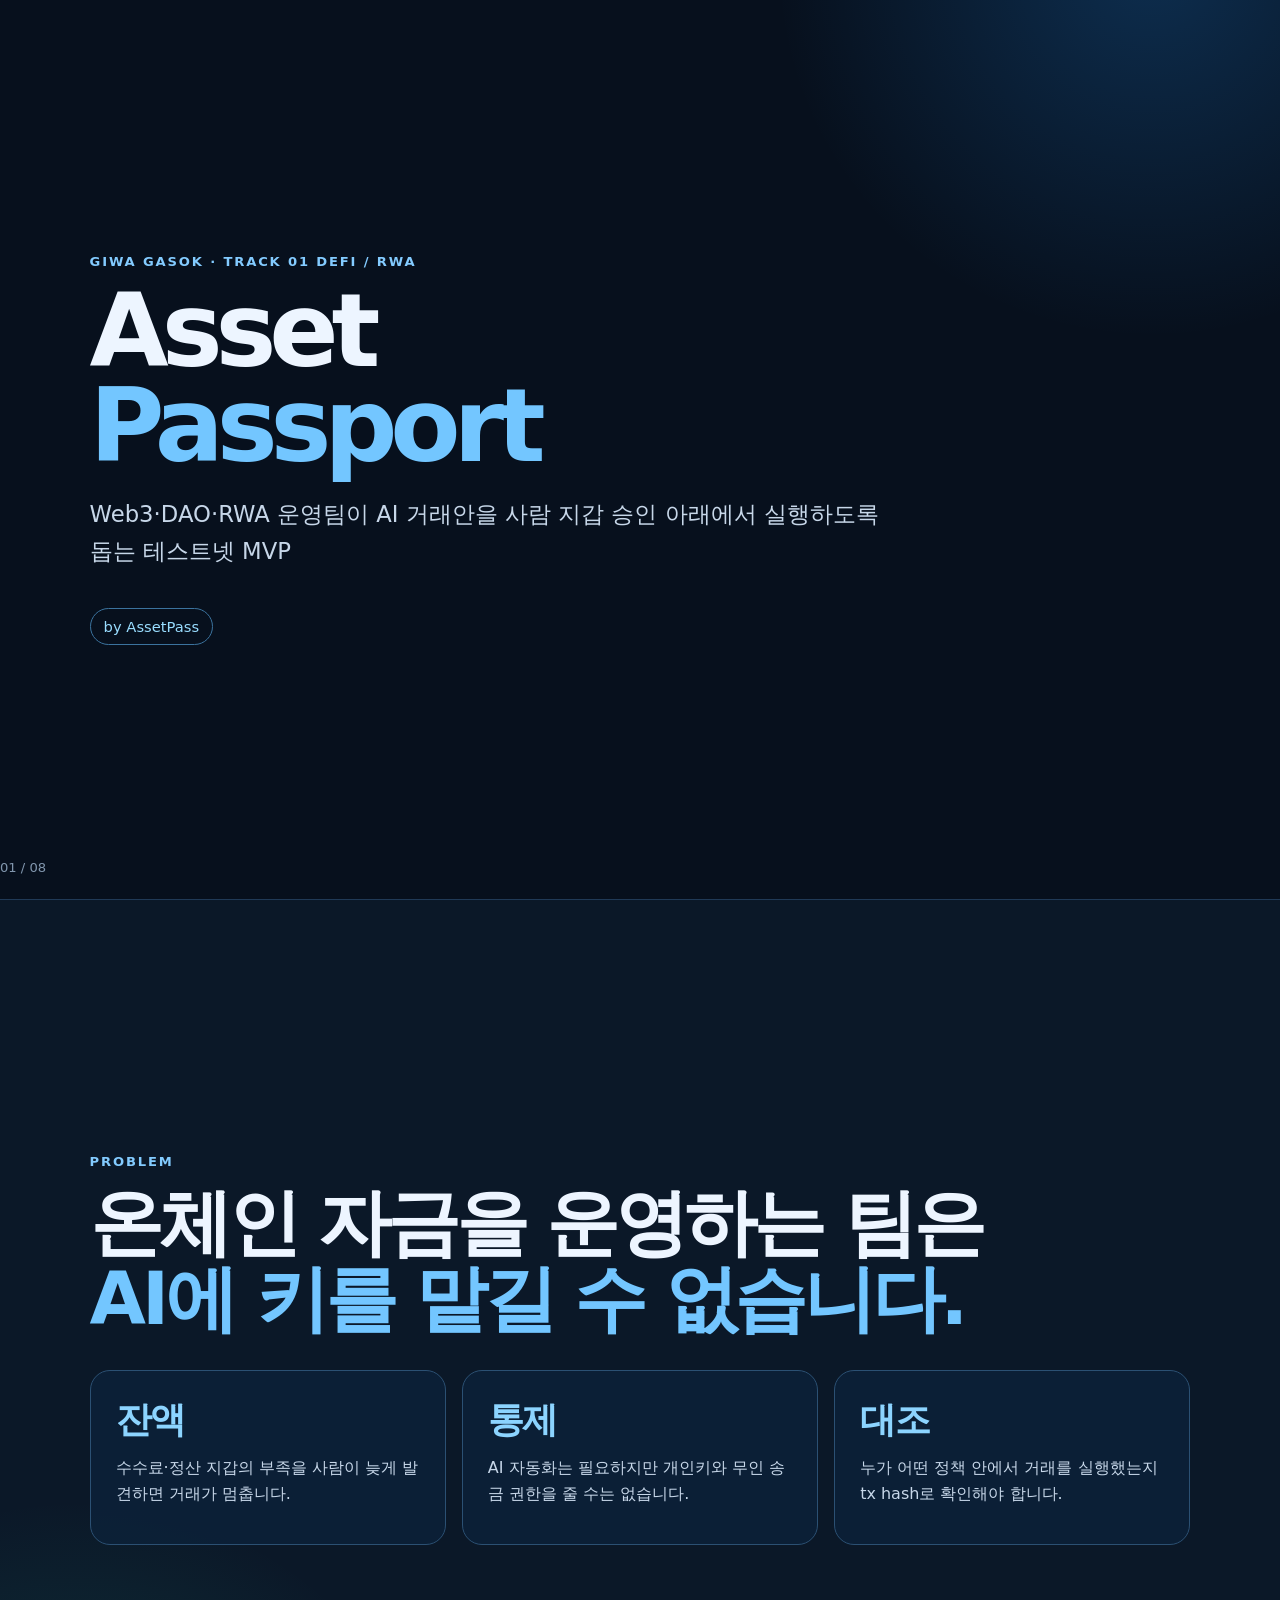
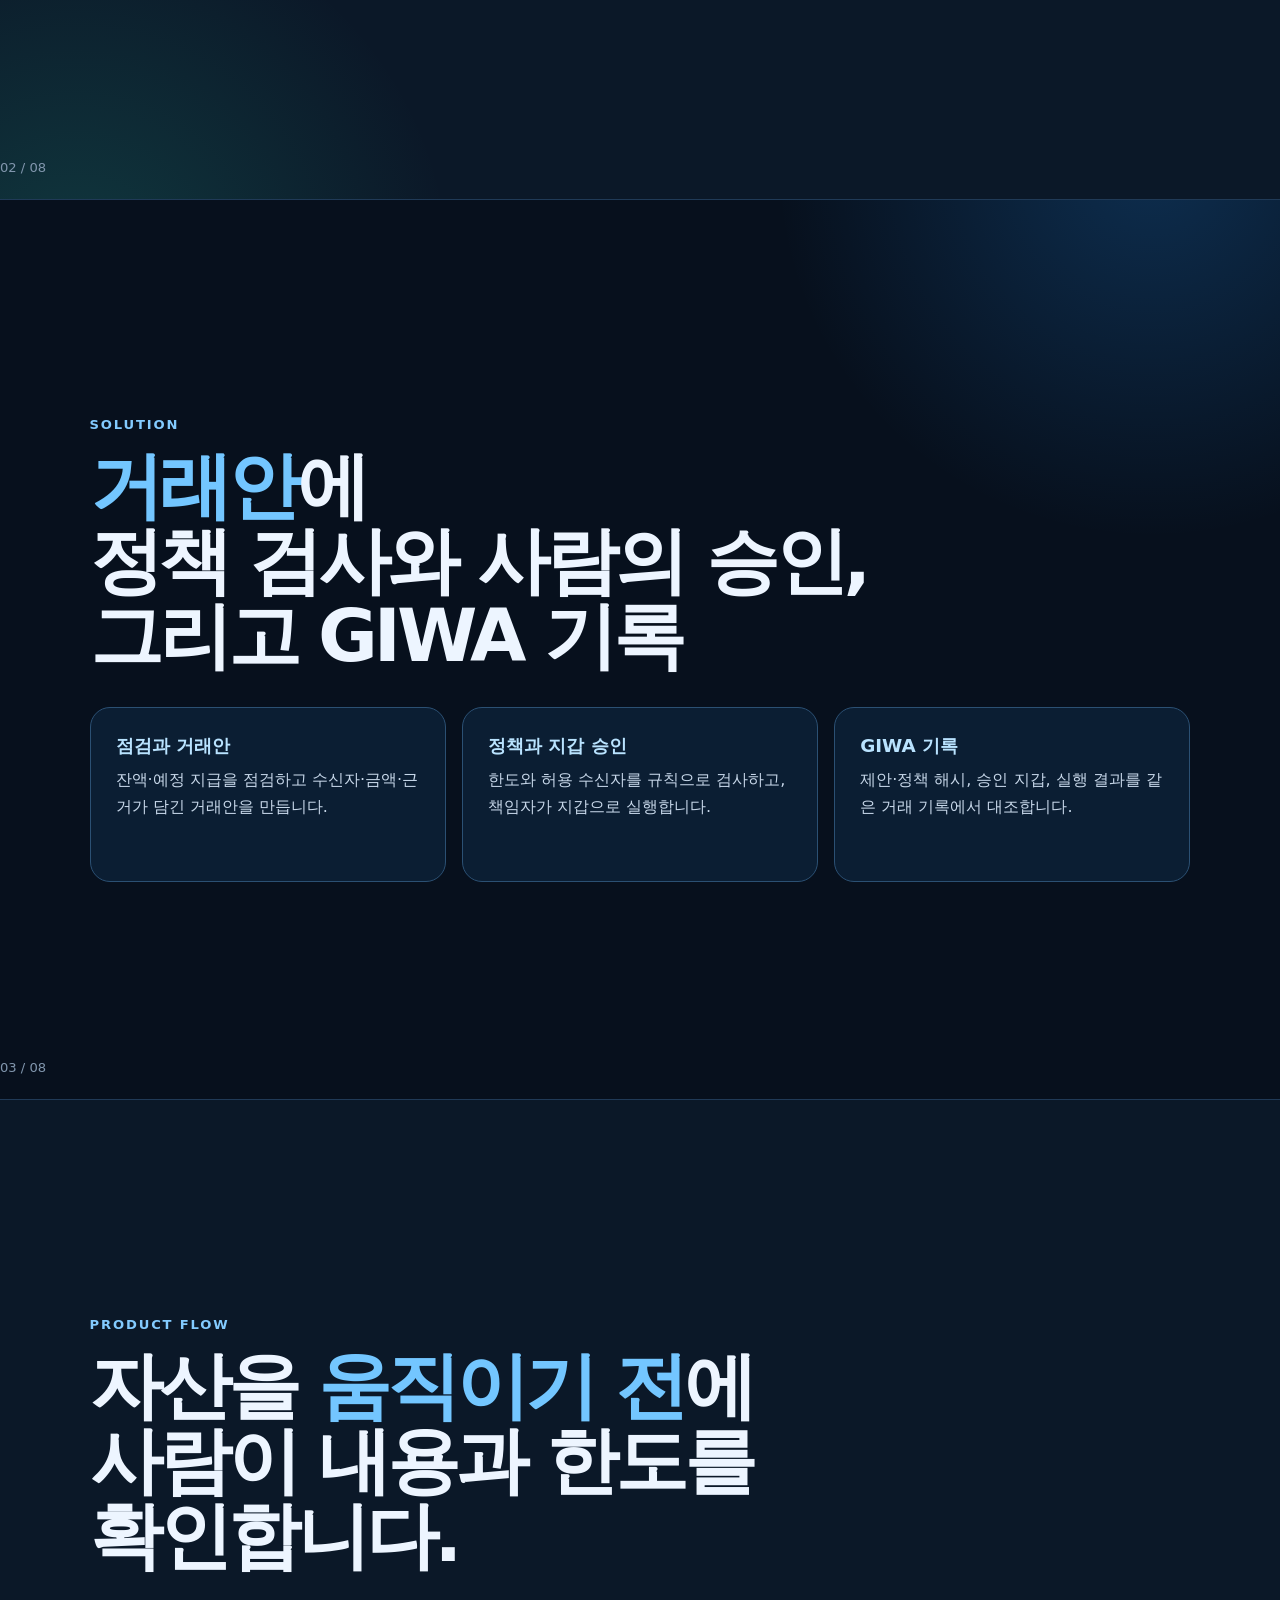
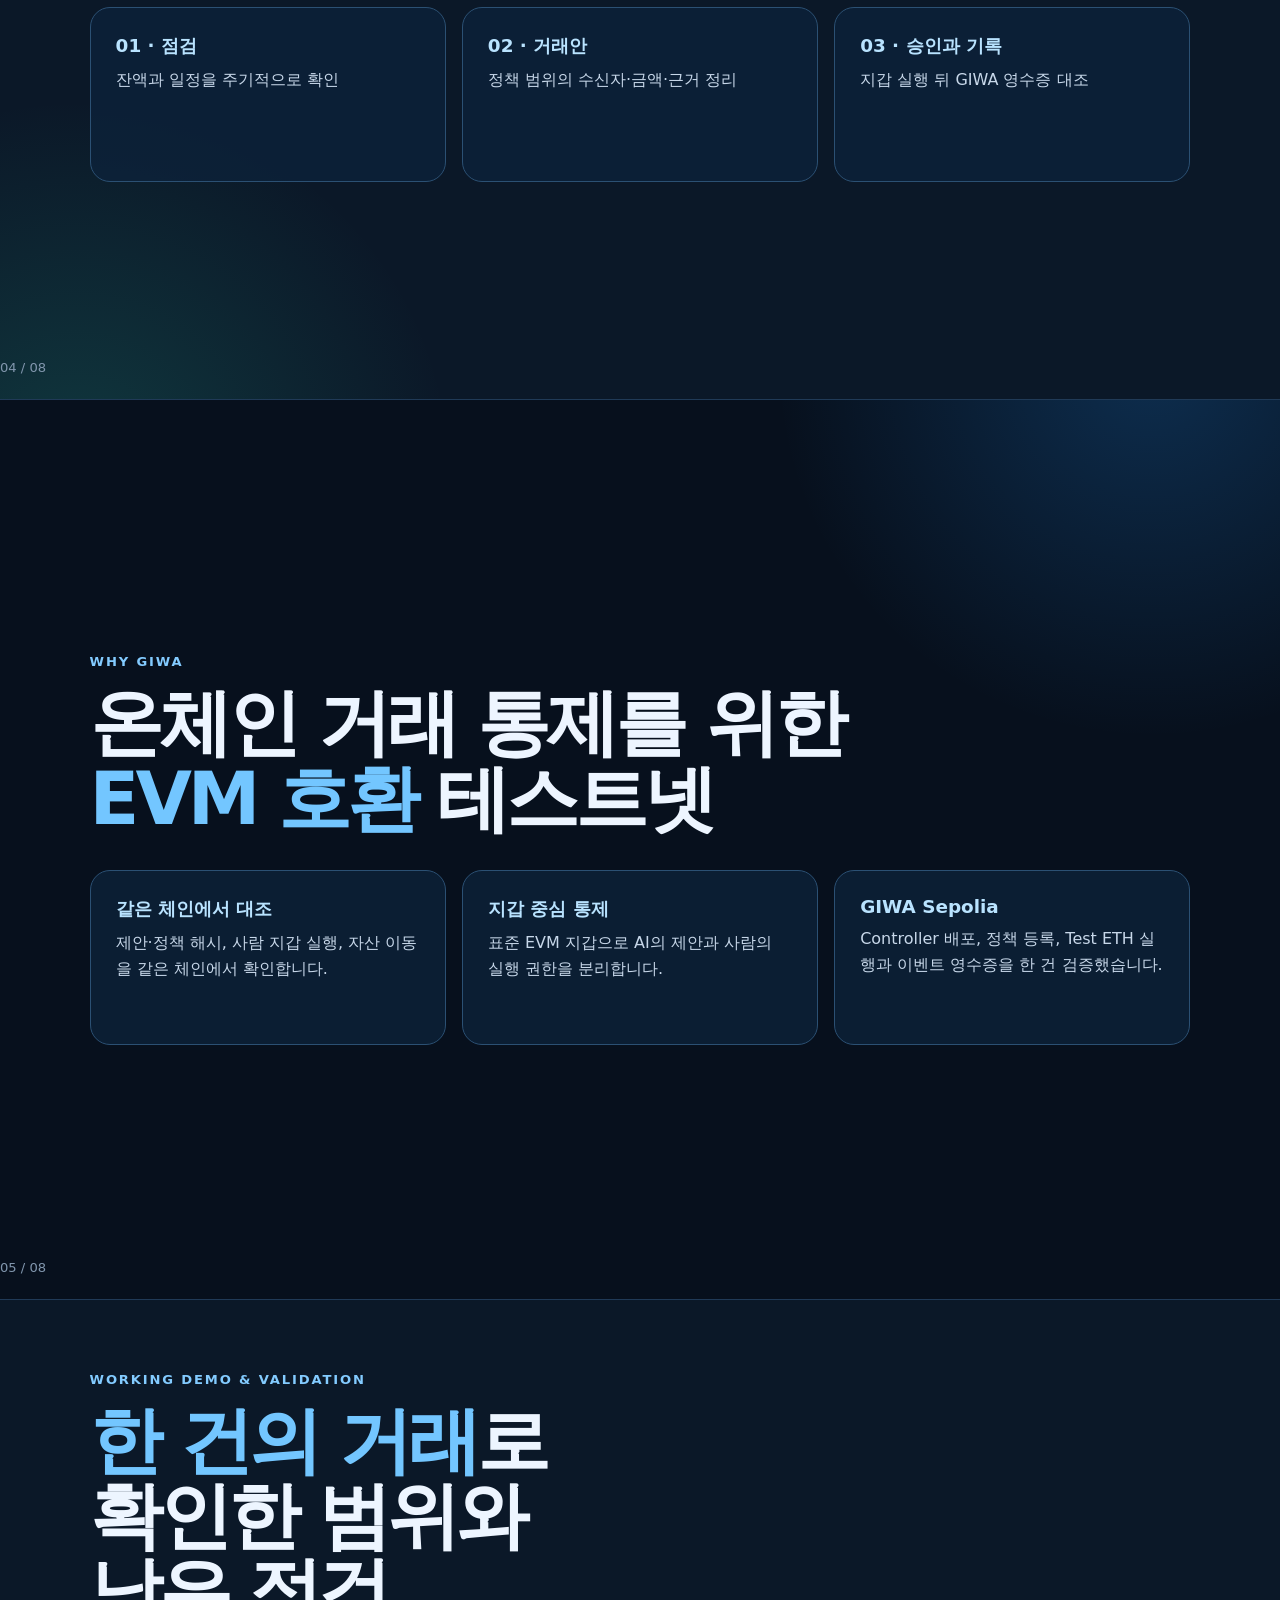
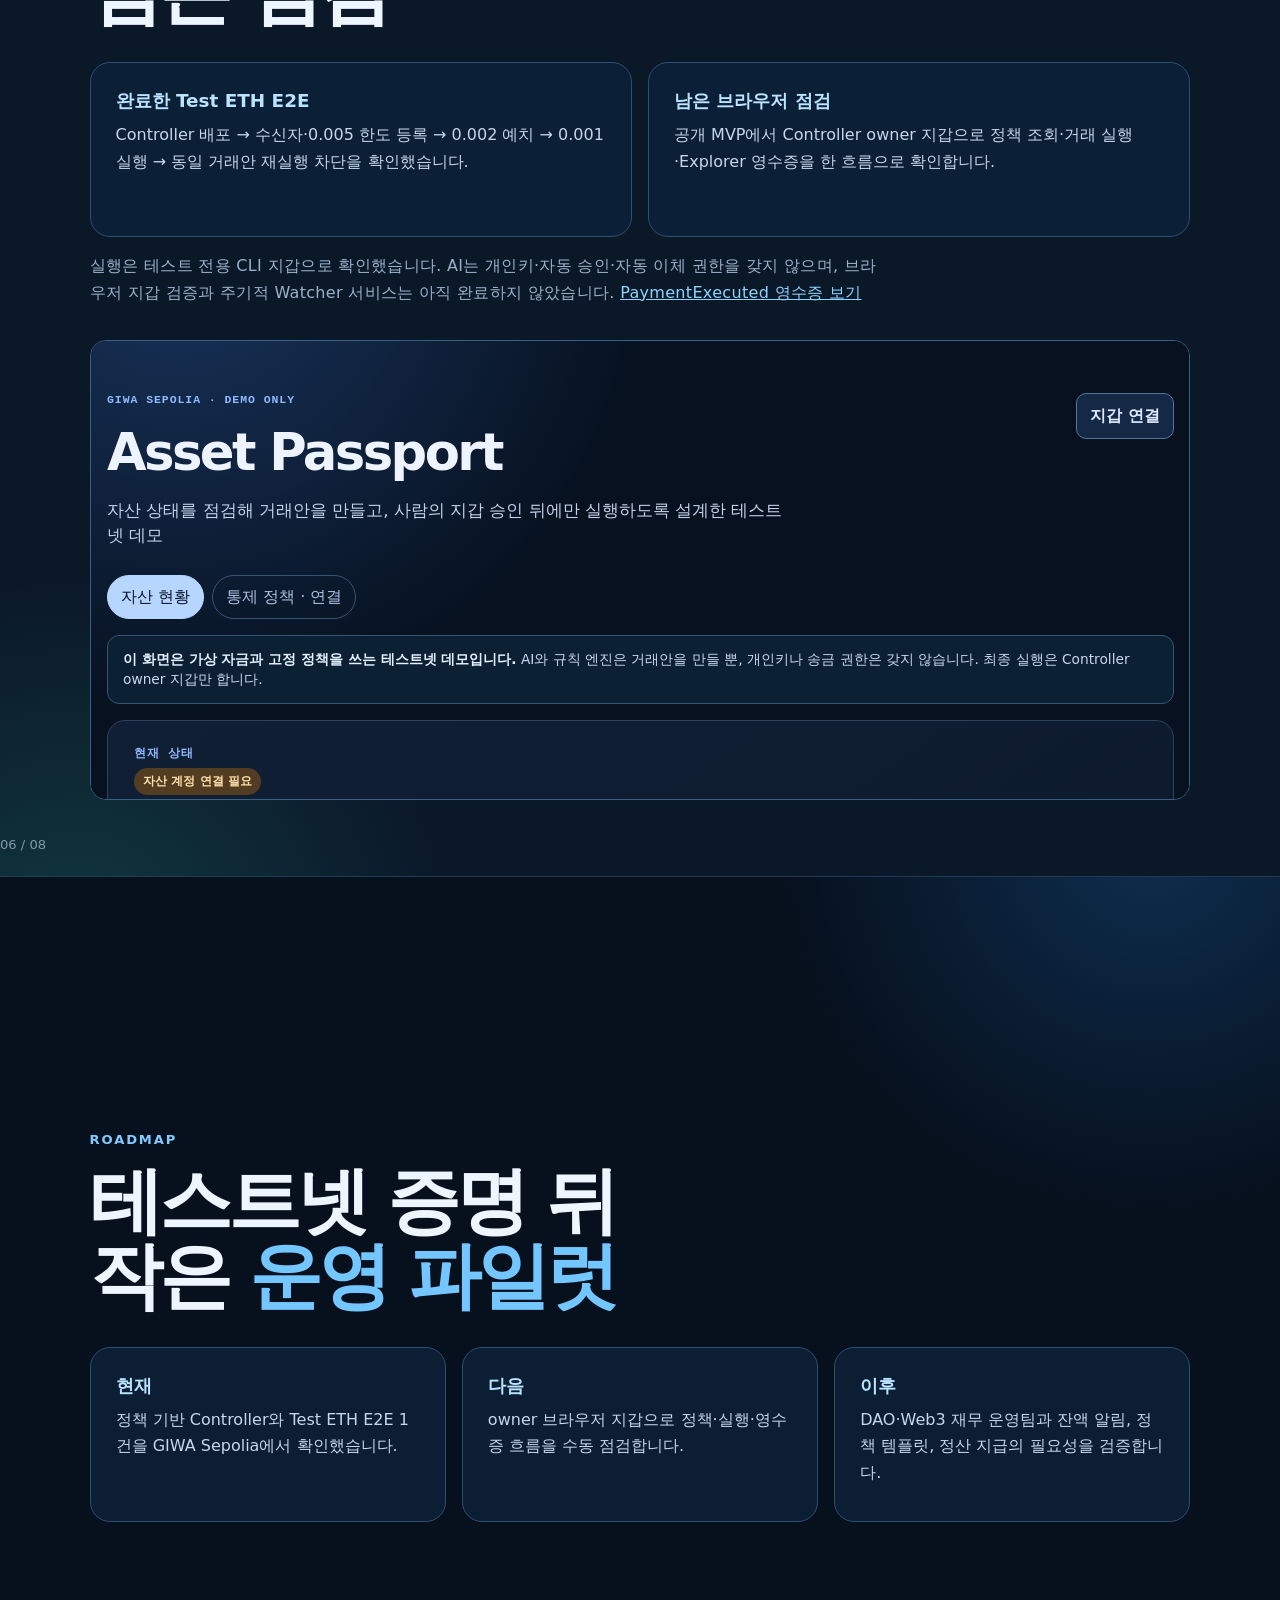
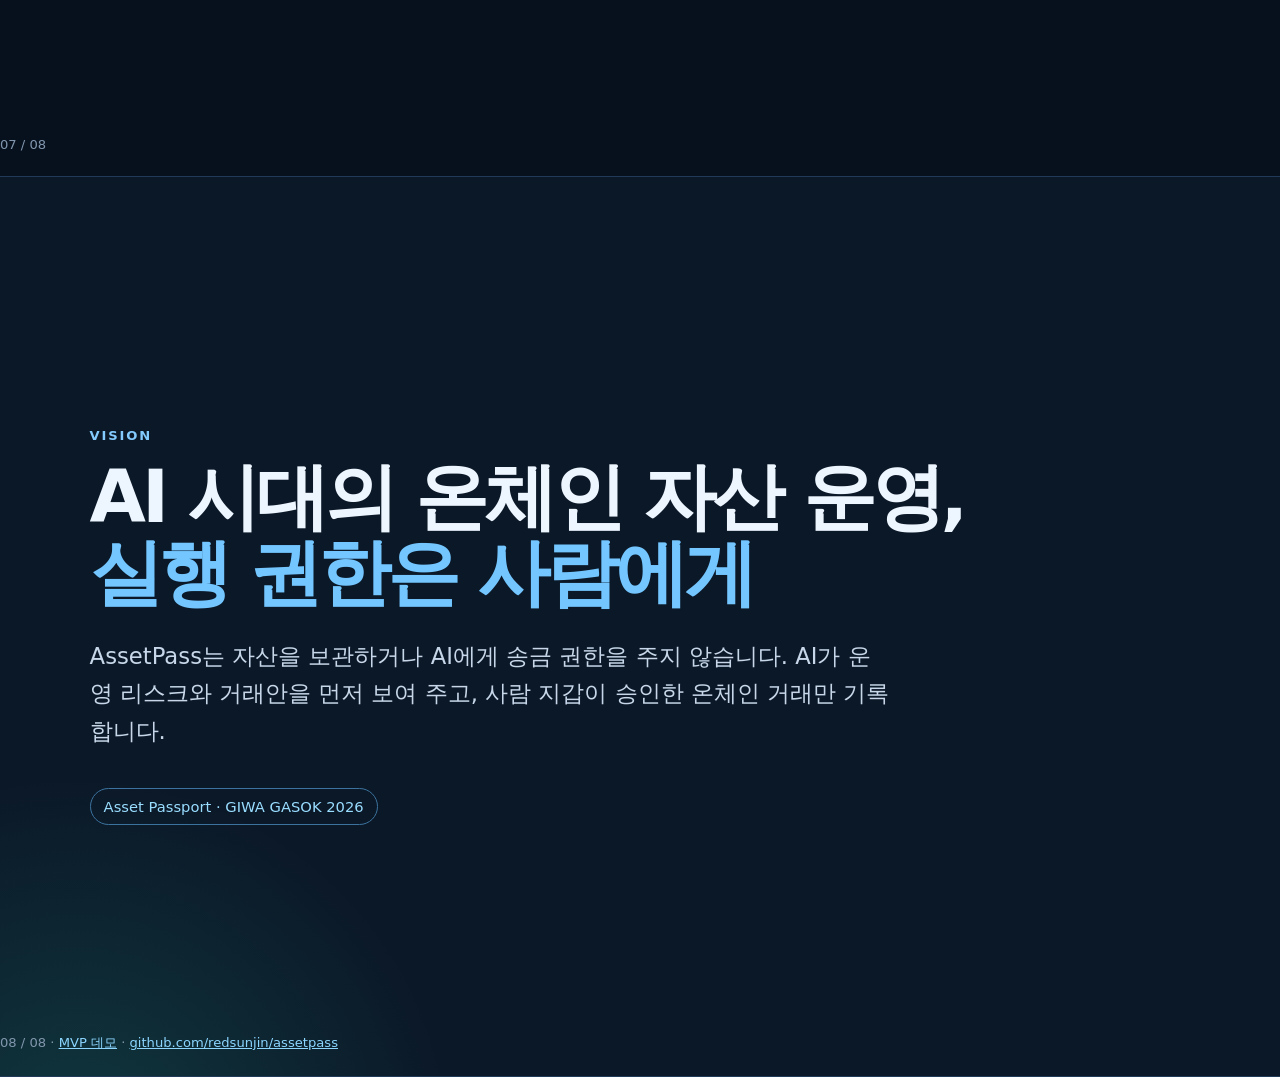
<file: docs/pitch-deck.html>
<!doctype html>
<html lang="ko">
  <head>
    <meta charset="utf-8" />
    <meta name="viewport" content="width=device-width, initial-scale=1" />
    <meta name="description" content="Asset Passport pitch deck — AssetPass for GIWA GASOK." />
    <title>Asset Passport — 피치덱</title>
    <style>
      :root { font-family: Inter, Pretendard, ui-sans-serif, system-ui, -apple-system, sans-serif; color: #edf5ff; background: #07101d; }
      * { box-sizing: border-box; } body { margin: 0; background: #07101d; }
      .slide { min-height: 100svh; padding: 8vh max(7vw, 24px); display: grid; align-content: center; position: relative; overflow: hidden; border-bottom: 1px solid #203a57; }
      .slide:before { content: ''; position: absolute; width: 62vw; height: 62vw; border-radius: 50%; background: radial-gradient(circle, rgba(35,151,255,.22), transparent 67%); top: -34vw; right: -21vw; pointer-events: none; }
      .slide:nth-child(even) { background: #0b1828; } .slide:nth-child(even):before { background: radial-gradient(circle, rgba(42,218,177,.17), transparent 67%); left: -25vw; top: auto; bottom: -37vw; }
      .wrap { max-width: 1120px; width: 100%; margin: 0 auto; position: relative; }
      .num { color: #83cbff; font-weight: 750; letter-spacing: .14em; font-size: .82rem; text-transform: uppercase; }
      h1 { max-width: 900px; margin: 14px 0 20px; font-size: clamp(3.1rem, 8vw, 7.5rem); letter-spacing: -.07em; line-height: .93; }
      h2 { max-width: 950px; margin: 16px 0 28px; font-size: clamp(2.1rem, 5.7vw, 5.2rem); line-height: 1.03; letter-spacing: -.055em; word-break: keep-all; overflow-wrap: break-word; }
      h3 { margin: 0 0 9px; font-size: 1.15rem; color: #b9e3ff; } p { max-width: 800px; font-size: clamp(1.05rem, 1.8vw, 1.42rem); line-height: 1.65; color: #c7d7e9; }
      .accent { color: #73c6ff; } .sub { color: #9bb1ca; font-size: 1rem; letter-spacing: .02em; }
      .grid { display: grid; grid-template-columns: repeat(3, minmax(0, 1fr)); gap: 16px; margin-top: 34px; }
      .grid.two { grid-template-columns: repeat(2, minmax(0, 1fr)); } .card { padding: 25px; min-height: 175px; border: 1px solid #2b5073; border-radius: 20px; background: rgba(12, 34, 58, .78); }
      .mvp-shot { width: min(100%, 600px); max-height: 295px; margin-top: 22px; object-fit: cover; object-position: top; border: 1px solid #386086; border-radius: 16px; display: block; }
      .card p { font-size: 1rem; margin: 0; } .big { font-size: 2.25rem; font-weight: 800; color: #8cd4ff; letter-spacing: -.04em; margin-bottom: 10px; }
      ol { padding-left: 1.2em; max-width: 900px; font-size: clamp(1.1rem, 2.1vw, 1.55rem); line-height: 1.7; color: #d1e0f0; } li + li { margin-top: 12px; }
      .pill { display: inline-block; margin-top: 15px; padding: 9px 13px; border: 1px solid #3b739e; border-radius: 999px; color: #99ddff; font-size: .92rem; }
      .workflow-frame { width: 100%; height: 510px; margin-top: 8px; border: 1px solid #315b80; border-radius: 18px; background: #0b1828; } .demo-frame { width: 100%; height: 460px; margin-top: 18px; border: 1px solid #386086; border-radius: 16px; background: #07101d; }
      footer { position: absolute; bottom: 24px; color: #8196ad; font-size: .82rem; } a { color: #8bd5ff; }
      @media (max-width: 700px) { .grid, .grid.two { grid-template-columns: 1fr; } .slide { padding-top: 72px; padding-bottom: 72px; } .card { min-height: auto; } }
    </style>
  </head>
  <body>
    <section class="slide">
      <div class="wrap">
        <div class="num">GIWA GASOK · Track 01 DeFi / RWA</div>
        <h1>Asset<br><span class="accent">Passport</span></h1>
        <p>Web3·DAO·RWA 운영팀이 AI 거래안을 사람 지갑 승인 아래에서 실행하도록 돕는 테스트넷 MVP</p>
        <span class="pill">by AssetPass</span>
      </div>
      <footer>01 / 08</footer>
    </section>

    <section class="slide">
      <div class="wrap">
        <div class="num">Problem</div>
        <h2>온체인 자금을 운영하는 팀은<br><span class="accent">AI에 키를 맡길 수 없습니다.</span></h2>
        <div class="grid">
          <div class="card"><div class="big">잔액</div><p>수수료·정산 지갑의 부족을 사람이 늦게 발견하면 거래가 멈춥니다.</p></div>
          <div class="card"><div class="big">통제</div><p>AI 자동화는 필요하지만 개인키와 무인 송금 권한을 줄 수는 없습니다.</p></div>
          <div class="card"><div class="big">대조</div><p>누가 어떤 정책 안에서 거래를 실행했는지 tx hash로 확인해야 합니다.</p></div>
        </div>
      </div>
      <footer>02 / 08</footer>
    </section>

    <section class="slide">
      <div class="wrap">
        <div class="num">Solution</div>
        <h2><span class="accent">거래안</span>에<br>정책 검사와 사람의 승인,<br>그리고 GIWA 기록</h2>
        <div class="grid">
          <div class="card"><h3>점검과 거래안</h3><p>잔액·예정 지급을 점검하고 수신자·금액·근거가 담긴 거래안을 만듭니다.</p></div>
          <div class="card"><h3>정책과 지갑 승인</h3><p>한도와 허용 수신자를 규칙으로 검사하고, 책임자가 지갑으로 실행합니다.</p></div>
          <div class="card"><h3>GIWA 기록</h3><p>제안·정책 해시, 승인 지갑, 실행 결과를 같은 거래 기록에서 대조합니다.</p></div>
        </div>
      </div>
      <footer>03 / 08</footer>
    </section>

    <section class="slide">
      <div class="wrap">
        <div class="num">Product flow</div>
        <h2>자산을 <span class="accent">움직이기 전</span>에<br>사람이 내용과 한도를 확인합니다.</h2>
        <div class="grid"><div class="card"><h3>01 · 점검</h3><p>잔액과 일정을 주기적으로 확인</p></div><div class="card"><h3>02 · 거래안</h3><p>정책 범위의 수신자·금액·근거 정리</p></div><div class="card"><h3>03 · 승인과 기록</h3><p>지갑 실행 뒤 GIWA 영수증 대조</p></div></div>
      </div>
      <footer>04 / 08</footer>
    </section>

    <section class="slide">
      <div class="wrap">
        <div class="num">Why GIWA</div>
        <h2>온체인 거래 통제를 위한<br><span class="accent">EVM 호환</span> 테스트넷</h2>
        <div class="grid">
          <div class="card"><h3>같은 체인에서 대조</h3><p>제안·정책 해시, 사람 지갑 실행, 자산 이동을 같은 체인에서 확인합니다.</p></div>
          <div class="card"><h3>지갑 중심 통제</h3><p>표준 EVM 지갑으로 AI의 제안과 사람의 실행 권한을 분리합니다.</p></div>
          <div class="card"><h3>GIWA Sepolia</h3><p>Controller 배포, 정책 등록, Test ETH 실행과 이벤트 영수증을 한 건 검증했습니다.</p></div>
        </div>
      </div>
      <footer>05 / 08</footer>
    </section>

    <section class="slide">
      <div class="wrap">
        <div class="num">Working demo & validation</div>
        <h2><span class="accent">한 건의 거래</span>로<br>확인한 범위와<br>남은 점검</h2>
        <div class="grid two">
          <div class="card"><h3>완료한 Test ETH E2E</h3><p>Controller 배포 → 수신자·0.005 한도 등록 → 0.002 예치 → 0.001 실행 → 동일 거래안 재실행 차단을 확인했습니다.</p></div>
          <div class="card"><h3>남은 브라우저 점검</h3><p>공개 MVP에서 Controller owner 지갑으로 정책 조회·거래 실행·Explorer 영수증을 한 흐름으로 확인합니다.</p></div>
        </div>
        <p class="sub">실행은 테스트 전용 CLI 지갑으로 확인했습니다. AI는 개인키·자동 승인·자동 이체 권한을 갖지 않으며, 브라우저 지갑 검증과 주기적 Watcher 서비스는 아직 완료하지 않았습니다. <a href="https://sepolia-explorer.giwa.io/tx/0xfc67718e69ac3bdcba54b18057f39eb9b1c51099195b91328a8eccd47b989871">PaymentExecuted 영수증 보기</a></p>
        <iframe class="demo-frame" src="mvp/" title="Asset Passport AssetOps 데모" loading="lazy"></iframe>
      </div>
      <footer>06 / 08</footer>
    </section>

    <section class="slide">
      <div class="wrap">
        <div class="num">Roadmap</div>
        <h2>테스트넷 증명 뒤<br>작은 <span class="accent">운영 파일럿</span></h2>
        <div class="grid">
          <div class="card"><h3>현재</h3><p>정책 기반 Controller와 Test ETH E2E 1건을 GIWA Sepolia에서 확인했습니다.</p></div>
          <div class="card"><h3>다음</h3><p>owner 브라우저 지갑으로 정책·실행·영수증 흐름을 수동 점검합니다.</p></div>
          <div class="card"><h3>이후</h3><p>DAO·Web3 재무 운영팀과 잔액 알림, 정책 템플릿, 정산 지급의 필요성을 검증합니다.</p></div>
        </div>
      </div>
      <footer>07 / 08</footer>
    </section>

    <section class="slide">
      <div class="wrap">
        <div class="num">Vision</div>
        <h2>AI 시대의 온체인 자산 운영,<br><span class="accent">실행 권한은 사람에게</span></h2>
        <p>AssetPass는 자산을 보관하거나 AI에게 송금 권한을 주지 않습니다. AI가 운영 리스크와 거래안을 먼저 보여 주고, 사람 지갑이 승인한 온체인 거래만 기록합니다.</p>
        <span class="pill">Asset Passport · GIWA GASOK 2026</span>
      </div>
      <footer>08 / 08 · <a href="mvp/">MVP 데모</a> · <a href="https://github.com/redsunjin/assetpass">github.com/redsunjin/assetpass</a></footer>
    </section>
  </body>
</html>
</file>
<file: app/styles.css>
:root { color-scheme: dark; --ink: #edf4ff; --muted: #a7b5cf; --line: #294361; --panel: #0d1a2d; --panel2: #111f35; --bg: #07111f; --blue: #b7d6ff; --blue-ink: #091527; --green: #9de4c8; --amber: #ffd28d; --red: #ffc2bb; }
* { box-sizing: border-box; }
body { margin: 0; min-width: 320px; color: var(--ink); background: radial-gradient(circle at 8% -5%, #18345d 0, transparent 30rem), var(--bg); font: 16px/1.5 Inter, ui-sans-serif, system-ui, -apple-system, BlinkMacSystemFont, "Apple SD Gothic Neo", "Noto Sans KR", sans-serif; }
button, input, select { font: inherit; }
.shell { width: min(1120px, calc(100% - 32px)); margin: 0 auto; padding: 52px 0 42px; }
.topbar, .panel-heading, .hero, .agent-strip article, .receipt, .boundaries, .view-tabs { display: flex; }
.topbar { justify-content: space-between; gap: 28px; align-items: flex-start; }
h1, h2, p { margin-top: 0; } h1 { margin-bottom: 8px; font-size: clamp(2rem, 5vw, 3.2rem); letter-spacing: -.05em; } h2 { margin-bottom: 9px; font-size: 1.2rem; letter-spacing: -.025em; }
.eyebrow { margin-bottom: 6px; color: #90b9ff; font: 700 .72rem/1.3 ui-monospace, SFMono-Regular, Menlo, monospace; letter-spacing: .08em; text-transform: uppercase; }.subtitle { max-width: 690px; margin-bottom: 0; color: #c4d0e7; font-size: 1.04rem; }
.view-tabs { gap: 8px; margin: 26px 0 16px; }.view-tab, .button, .text-button { cursor: pointer; }.view-tab { padding: 9px 13px; color: #aec0de; border: 1px solid #365575; border-radius: 999px; background: transparent; }.view-tab.active { color: var(--blue-ink); border-color: var(--blue); background: var(--blue); }
.notice { margin: 0 0 16px; padding: 13px 15px; color: #c7d7ef; border: 1px solid #315675; border-radius: 12px; background: #0c2033; font-size: .86rem; }.notice strong { color: #e4efff; }
.hero, .panel { border: 1px solid var(--line); border-radius: 18px; background: linear-gradient(145deg, var(--panel2), var(--panel)); }.hero { justify-content: space-between; gap: 28px; padding: 26px; margin-bottom: 14px; }.hero h2 { font-size: clamp(1.45rem, 3vw, 2.05rem); }.hero > div > p:not(.eyebrow):not(.state) { max-width: 600px; color: #c5d2e9; }.state { display: inline-block; margin-bottom: 10px; padding: 4px 9px; border-radius: 999px; font-size: .78rem; font-weight: 800; }.state.waiting, .chip.warning { color: #ffe0aa; background: #523d22; }.state.ready, .chip.success { color: #b5f3d5; background: #174b40; }.state.hold { color: #ffd1ca; background: #573038; }
.hero-actions, .proposal-actions { display: flex; flex-wrap: wrap; gap: 8px; }.button { padding: 10px 13px; border-radius: 10px; font-weight: 750; }.button.primary { color: var(--blue-ink); border: 1px solid #d5e8ff; background: var(--blue); }.button.secondary { color: #dce9ff; border: 1px solid #52749d; background: #152946; }.button:focus-visible, .view-tab:focus-visible, .text-button:focus-visible { outline: 3px solid #92bdff; outline-offset: 3px; }
.hero-metric { display: grid; align-content: center; min-width: 160px; margin: 0; gap: 12px; }.hero-metric div { padding-left: 16px; border-left: 1px solid #3a5778; }.hero-metric dt { color: var(--muted); font-size: .75rem; }.hero-metric dd { margin: 3px 0 0; font-weight: 800; }
.agent-strip { display: grid; grid-template-columns: repeat(3, 1fr); gap: 10px; margin-bottom: 14px; }.agent-strip article { gap: 10px; padding: 14px; border: 1px solid #284560; border-radius: 14px; background: #0b192c; }.agent-strip small { display: block; color: #91afe5; font: 700 .7rem ui-monospace, monospace; }.agent-strip strong { display: block; margin-top: 3px; font-size: .88rem; }.agent-strip p { margin: 4px 0 0; color: var(--muted); font-size: .78rem; }.dot { flex: none; width: 8px; height: 8px; margin-top: 6px; border-radius: 50%; }.dot.ready { background: #6ee5b6; box-shadow: 0 0 0 3px #153e37; }.dot.idle { background: #90a2bd; box-shadow: 0 0 0 3px #25354c; }.text-button { margin-left: auto; align-self: flex-start; padding: 0; color: #a9ceff; border: 0; background: transparent; font-size: .76rem; }
.dashboard { display: grid; grid-template-columns: .85fr 1.55fr; gap: 14px; }.panel { padding: 20px; }.panel-heading { justify-content: space-between; gap: 14px; align-items: flex-start; }.panel-heading h2 { margin-bottom: 0; }.chip { display: inline-block; padding: 4px 8px; color: #c8d9f5; border-radius: 999px; background: #263d5d; font-size: .72rem; white-space: nowrap; }.address { overflow-wrap: anywhere; color: #b9cdf0; font: .78rem/1.55 ui-monospace, SFMono-Regular, Menlo, monospace; }.balance { margin: 30px 0 12px; }.balance span, .balance small { display: block; color: var(--muted); font-size: .78rem; }.balance strong { display: block; margin: 5px 0; font-size: 2rem; letter-spacing: -.05em; }.meter { height: 8px; overflow: hidden; border-radius: 99px; background: #223954; }.meter span { display: block; height: 100%; width: 62%; border-radius: inherit; background: linear-gradient(90deg, #f5b66b, #f0d387); }.muted { color: var(--muted); font-size: .82rem; }.proposal-summary { margin: 14px 0; color: #c6d4eb; }.proposal-facts, .settings-list { display: grid; grid-template-columns: repeat(2, minmax(0, 1fr)); gap: 9px; margin: 0 0 14px; }.proposal-facts div, .settings-list div { padding: 11px; border: 1px solid #284866; border-radius: 10px; background: #09182b; }.proposal-facts dt, .settings-list dt { color: #91a9ca; font-size: .72rem; }.proposal-facts dd, .settings-list dd { margin: 4px 0 0; color: #e0eaff; font-size: .85rem; }.policy-check { display: grid; gap: 3px; padding: 11px; margin: 14px 0; border: 1px solid #286354; border-radius: 10px; background: #102d2a; }.policy-check span { color: #9ee8cf; font-size: .73rem; }.policy-check strong { font-size: .84rem; }.result { margin: 12px 0 0; color: #adbed9; font-size: .8rem; }.result.success { color: #a7edcf; }.result.error { color: #ffc9c1; }
.receipt { justify-content: space-between; gap: 24px; margin-top: 14px; }.receipt > div { min-width: 230px; }.timeline { display: grid; flex: 1; gap: 2px; padding: 0; margin: 0; list-style: none; }.timeline li { display: grid; grid-template-columns: 48px 1fr; gap: 12px; padding: 9px 0; border-top: 1px solid #243f5b; }.timeline li:first-child { border-top: 0; }.timeline time { color: #92baff; font: .74rem ui-monospace, monospace; }.timeline strong { font-size: .86rem; }.timeline p { margin: 3px 0 0; color: var(--muted); font-size: .8rem; }
.boundaries { gap: 0; padding: 0; overflow: hidden; margin-top: 14px; }.boundaries div { flex: 1; padding: 17px; border-left: 1px solid var(--line); }.boundaries div:first-child { border-left: 0; }.boundaries strong, .boundaries span { display: block; }.boundaries strong { font-size: .88rem; }.boundaries span { margin-top: 5px; color: var(--muted); font-size: .76rem; }
.settings-grid { display: grid; grid-template-columns: repeat(3, 1fr); gap: 14px; }.settings-list { grid-template-columns: 1fr; margin: 16px 0; }.settings-grid .button { margin-top: 3px; }.ai-settings label { display: grid; gap: 5px; margin: 11px 0; color: #adc0df; font-size: .76rem; }.ai-settings select, .ai-settings input { width: 100%; padding: 9px; color: var(--ink); border: 1px solid #385978; border-radius: 9px; background: #09182b; }.agent-roles { display: grid; gap: 8px; margin: 16px 0; }.agent-roles div { display: grid; gap: 2px; padding-left: 10px; border-left: 2px solid #4b83c5; }.agent-roles strong { font-size: .83rem; }.agent-roles span { color: var(--muted); font-size: .75rem; }.shell[data-view="operations"] .settings-only, .shell[data-view="settings"] .operations-only { display: none; }
@media (max-width: 780px) { .shell { width: min(100% - 24px, 1120px); padding-top: 30px; }.topbar, .hero, .receipt { flex-direction: column; }.topbar { gap: 18px; }.hero-metric { grid-template-columns: 1fr 1fr; width: 100%; }.hero-metric div { padding-left: 0; border-left: 0; border-top: 1px solid #3a5778; padding-top: 9px; }.agent-strip, .dashboard, .settings-grid { grid-template-columns: 1fr; }.proposal-facts { grid-template-columns: 1fr; }.receipt > div { min-width: 0; }.boundaries { display: grid; }.boundaries div { border-left: 0; border-top: 1px solid var(--line); }.boundaries div:first-child { border-top: 0; } }
@media (prefers-reduced-motion: reduce) { *, *::before, *::after { scroll-behavior: auto !important; transition-duration: .01ms !important; } }
.agent-icon { flex: none; width: 21px; height: 21px; margin-top: 2px; color: #78b8ff; }.agent-icon.muted-icon { color: #9aacc8; }.inline-icon { width: 18px; height: 18px; margin-right: 6px; vertical-align: -3px; color: #87beff; }.onboarding { display: flex; justify-content: space-between; gap: 24px; margin-top: 14px; }.onboarding > div { max-width: 285px; }.onboarding ol { display: grid; flex: 1; grid-template-columns: repeat(3, 1fr); gap: 9px; padding: 0; margin: 0; list-style: none; }.onboarding li { display: grid; grid-template-columns: 25px 1fr auto; gap: 8px; align-items: start; padding: 11px; border: 1px solid #284866; border-radius: 11px; background: #09182b; }.onboarding li > span { color: #90b9ff; font: .72rem ui-monospace, monospace; }.onboarding strong, .onboarding small { display: block; }.onboarding strong { font-size: .8rem; }.onboarding small { margin-top: 3px; color: var(--muted); font-size: .72rem; line-height: 1.4; }.settings-actions { display: flex; flex-wrap: wrap; gap: 8px; }.receipt-link { display: inline-block; margin-top: 6px; color: #a9ceff; font-size: .8rem; }
@media (max-width: 780px) { .onboarding { flex-direction: column; }.onboarding ol { grid-template-columns: 1fr; } }

/* State rail keeps the product journey visible without competing with the decision. */
.hero-goal { margin: 14px 0; color: #dce9ff !important; font-size: .9rem; font-weight: 700; }
.state { transition: color 140ms ease-out, background-color 140ms ease-out; }
.button { transition: transform 140ms ease-out, filter 140ms ease-out; }
.button:active { transform: scale(.97); }
@media (hover: hover) and (pointer: fine) { .button:hover { filter: brightness(1.1); } }
.journey-rail { margin-bottom: 14px; padding: 14px; border: 1px solid #294b69; border-radius: 14px; background: #0b192c; }
.journey-rail ol { display: grid; grid-template-columns: repeat(5, 1fr); gap: 8px; padding: 0; margin: 0; list-style: none; }
.journey-rail li { display: flex; gap: 8px; align-items: center; min-width: 0; color: var(--muted); }
.journey-rail li > span { display: grid; flex: none; width: 23px; height: 23px; place-items: center; border: 1px solid #426382; border-radius: 50%; font: 700 .7rem ui-monospace, monospace; }
.journey-rail small, .journey-rail strong { display: block; white-space: nowrap; overflow: hidden; text-overflow: ellipsis; }
.journey-rail small { font-size: .68rem; }.journey-rail strong { color: inherit; font-size: .75rem; }
.journey-rail li.complete { color: #b3e5d3; }.journey-rail li.current { color: #e3efff; }
.journey-rail li.current > span { color: #091527; border-color: var(--blue); background: var(--blue); }
.agent-details { margin-top: 14px; }.agent-details summary { cursor: pointer; color: #dce9ff; font-weight: 750; }.agent-details[open] summary { margin-bottom: 14px; }
@media (max-width: 780px) { .journey-rail ol { grid-template-columns: 1fr; }.journey-rail li { padding: 3px 0; }.journey-rail small, .journey-rail strong { white-space: normal; overflow: visible; text-overflow: clip; } }
</file>
